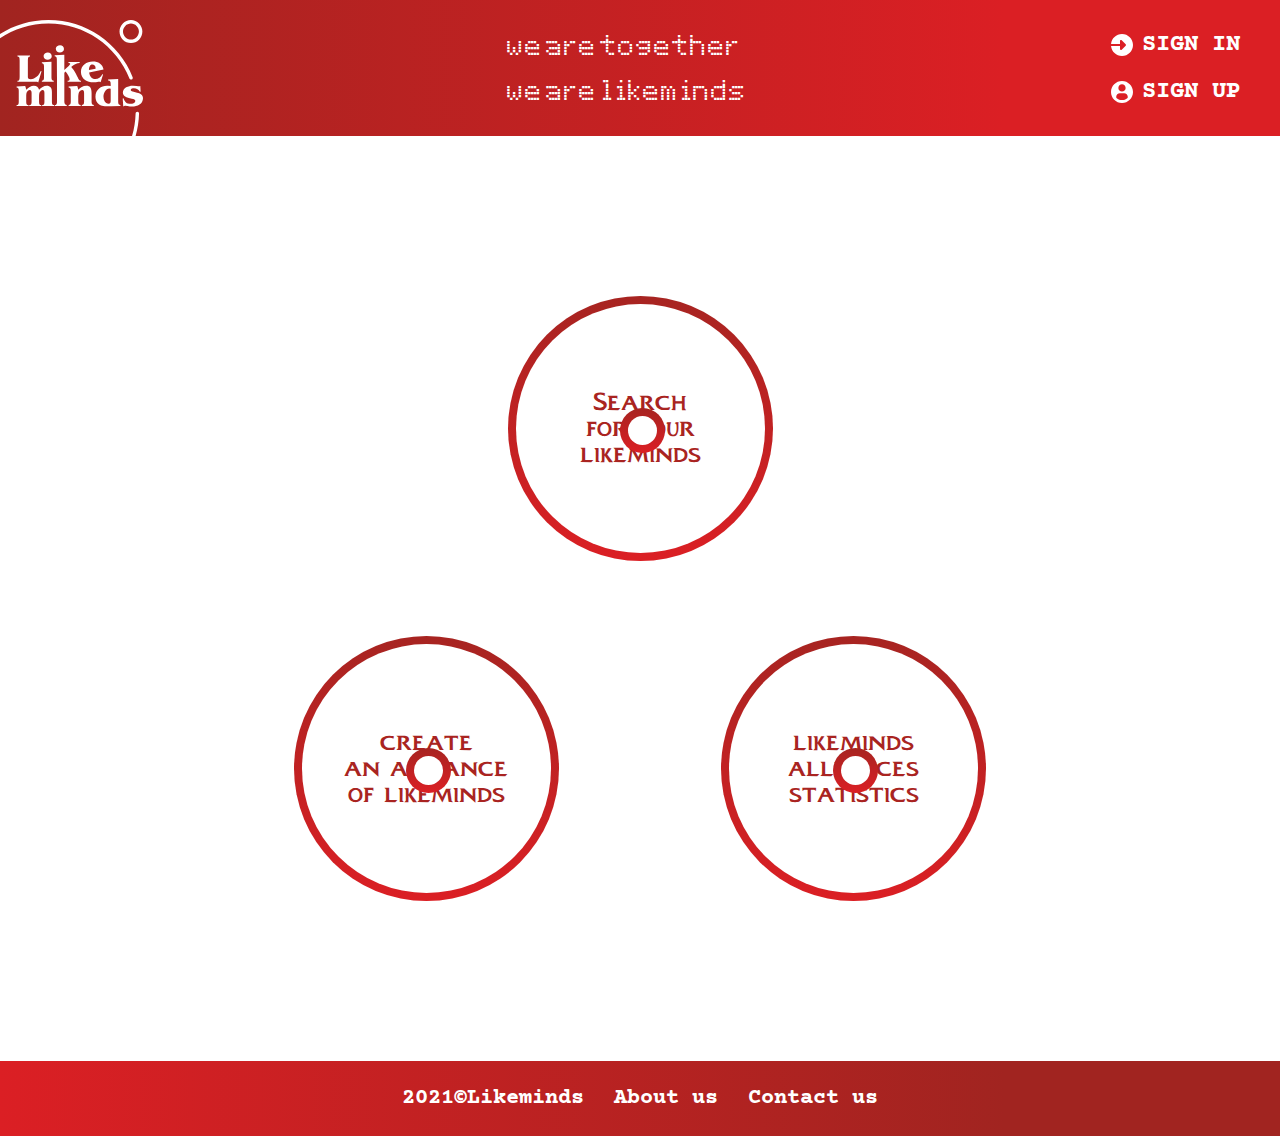
<file: index.html>
<!DOCTYPE html>
<html lang="en">
<head>
	<meta charset="UTF-8">
	<meta name="viewport" content="width=device-width, initial-scale=1.0">
	<title>Main Page</title>
	<link rel="stylesheet" href="css/style.css">
</head>
<body>
	<header>
		<div class="omd">
			<a href="index.html" class="logo-link"><img src="images/logo.svg" alt="Logo" class="logo"></a>
			<div class="slogan">
				<p>we are together</p>
				<p>we are likeminds</p>
			</div>
			<div class="auth-links">
				<p><a href="#"><img src="images/signin.svg" alt="Signin icon">Sign in</a></p>
				<p><a href="#"><img src="images/signup.svg" alt="Signup icon">Sign up</a></p>
			</div>	
		</div>
		<div class="osm">
			<div>
				<a href="index.html" class="logo-link"><img src="images/logo.svg" alt="Logo" class="logo"></a>
				<div class="slogan">
					<p>we are together</p>
					<p>we are likeminds</p>
				</div>	
			</div>
			<div class="auth-links">
				<p><a href="#"><img src="images/signin.svg" alt="Signin icon">Sign in</a></p>
				<p><a href="#"><img src="images/signup.svg" alt="Signup icon">Sign up</a></p>
			</div>	
		</div>
		<div class="oxs">
			<a href="index.html" class="logo-link"><img src="images/logo.svg" alt="Logo" class="logo"></a>
			<div>
				<p class="slogan">we are together.&nbsp;&nbsp;&nbsp;&nbsp;we are likeminds.</p>
				<div class="auth-links">
					<p><a href="#"><img src="images/signin.svg" alt="Signin icon">Sign in</a></p>
					<p><a href="#"><img src="images/signup.svg" alt="Signup icon">Sign up</a></p>
				</div>	
			</div>
			
		</div>
	</header>
	<main>
		<div class="main-navigation">
			<div>
				<a href="#">Search<br>for your<br>likeminds</a>
			</div>
			<div>
				<a href="#">create<br>an alliance<br>of likeminds</a>
			</div>
			<div>
				<a href="#">likeminds<br>alliances<br>statistics</a>
			</div>
		</div>
	</main>
	<footer>
		<a href="#">2021©Likeminds</a>
		<a href="#">About<br> us</a>
		<a href="#">Contact<br> us</a>
	</footer>
	<script src="js/jquery-1.12.4.min.js"></script>
	<script src="js/script.js"></script>
</body>
</html>
</file>
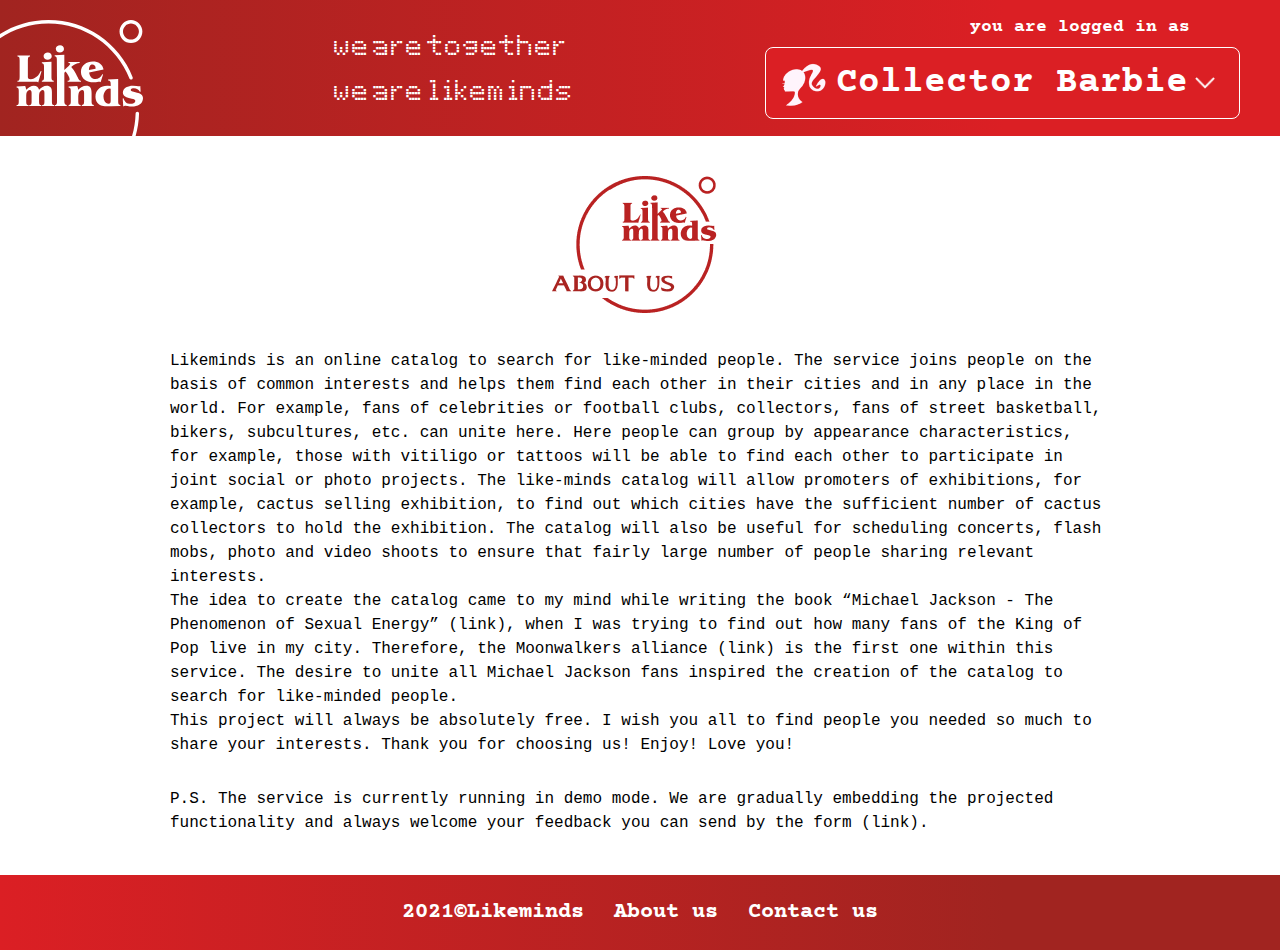
<file: about.html>
<!DOCTYPE html>
<html lang="en">
<head>
	<meta charset="UTF-8">
	<meta name="viewport" content="width=device-width, initial-scale=1.0">
	<title>Main Page</title>
	<link rel="stylesheet" href="css/jquery-ui.css">
	<link rel="stylesheet" href="css/select2.min.css">
	<link rel="stylesheet" href="css/style.css">
</head>
<body>
	<header>
		<div class="omd">
			<a href="index.html" class="logo-link"><img src="images/logo.svg" alt="Logo" class="logo"></a>
			<div class="slogan">
				<p>we are together</p>
				<p>we are likeminds</p>
			</div>
			<div class="auth-links">
				<p class="logged">you are logged in as</p>
				<select name="type" class="type">
					<option value="tp1" data-limage="type">Collector Barbie</option>
					<option value="tp1" data-limage="type">Moonwalker</option>
					<option value="tp1" data-limage="type">Moonwalker</option>
					<option value="tp1" data-limage="type">Moonwalker</option>
					<option value="tp1" data-limage="type">Moonwalker</option>
					<option value="tp1" data-limage="type">Moonwalker</option>
					<option value="tp1" data-limage="type">Moonwalker</option>
					<option value="tp1" data-limage="type">Moonwalker</option>
					<option value="tp1" data-limage="type">Moonwalker</option>
					<option value="tp1" data-limage="type">Moonwalker</option>
					<option value="tp1" data-limage="type">Moonwalker</option>
					<option value="tp1" data-limage="type">Moonwalker</option>
					<option value="tp1" data-limage="type">Moonwalker</option>
				</select>
			</div>	
		</div>
		<div class="osm">
			<div>
				<a href="index.html" class="logo-link"><img src="images/logo.svg" alt="Logo" class="logo"></a>
				<div class="slogan">
					<p>we are together</p>
					<p>we are likeminds</p>
				</div>	
			</div>
			<div class="auth-links">
				<p class="logged">you are logged in as</p>
				<select name="type" class="type">
					<option value="tp1" data-limage="type">Collector Barbie</option>
					<option value="tp1" data-limage="type">Moonwalker</option>
					<option value="tp1" data-limage="type">Moonwalker</option>
					<option value="tp1" data-limage="type">Moonwalker</option>
					<option value="tp1" data-limage="type">Moonwalker</option>
					<option value="tp1" data-limage="type">Moonwalker</option>
					<option value="tp1" data-limage="type">Moonwalker</option>
					<option value="tp1" data-limage="type">Moonwalker</option>
					<option value="tp1" data-limage="type">Moonwalker</option>
					<option value="tp1" data-limage="type">Moonwalker</option>
					<option value="tp1" data-limage="type">Moonwalker</option>
					<option value="tp1" data-limage="type">Moonwalker</option>
					<option value="tp1" data-limage="type">Moonwalker</option>
				</select>
			</div>	
		</div>
		<div class="oxs">
			<a href="index.html" class="logo-link"><img src="images/logo.svg" alt="Logo" class="logo"></a>
			<div>
				<p class="logged">you are logged in as</p>
				<select name="type" class="type">
					<option value="tp1" data-limage="type">Collector Barbie</option>
					<option value="tp1" data-limage="type">Moonwalker</option>
					<option value="tp1" data-limage="type">Moonwalker</option>
					<option value="tp1" data-limage="type">Moonwalker</option>
					<option value="tp1" data-limage="type">Moonwalker</option>
					<option value="tp1" data-limage="type">Moonwalker</option>
					<option value="tp1" data-limage="type">Moonwalker</option>
					<option value="tp1" data-limage="type">Moonwalker</option>
					<option value="tp1" data-limage="type">Moonwalker</option>
					<option value="tp1" data-limage="type">Moonwalker</option>
					<option value="tp1" data-limage="type">Moonwalker</option>
					<option value="tp1" data-limage="type">Moonwalker</option>
					<option value="tp1" data-limage="type">Moonwalker</option>
				</select>	
			</div>
			
		</div>
	</header>
	<main>
		<div class="article">
			<img src="images/about.png" alt="About">
			<p>Likeminds is an online catalog to search for like-minded people. The service joins people on the basis of common interests and helps them find each other in their cities and in any place in the world. For example, fans of celebrities or football clubs, collectors, fans of street basketball, bikers, subcultures, etc. can unite here. Here people can group by appearance characteristics, for example, those with vitiligo or tattoos will be able to find each other to participate in joint social or photo projects. The like-minds catalog will allow promoters of exhibitions, for example, cactus selling exhibition, to find out which cities have the sufficient number of cactus collectors to hold the exhibition. The catalog will also be useful for scheduling concerts, flash mobs, photo and video shoots to ensure that fairly large number of people sharing relevant interests.<br>The idea to create the catalog came to my mind while writing the book “Michael Jackson - The Phenomenon of Sexual Energy” (link), when I was trying to find out how many fans of the King of Pop live in my city. Therefore, the Moonwalkers alliance (link) is the first one within this service. The desire to unite all Michael Jackson fans inspired the creation of the catalog to search for like-minded people. <br>This project will always be absolutely free. I wish you all to find people you needed so much to share your interests. Thank you for choosing us! Enjoy! Love you!</p><p>P.S. The service is currently running in demo mode. We are gradually embedding the projected functionality and always welcome your feedback you can send by the form (link).</p>
		</div>
	</main>
	<footer>
		<a href="#">2021©Likeminds</a>
		<a href="#">About<br> us</a>
		<a href="#">Contact<br> us</a>
	</footer>
	<script src="js/jquery-1.12.4.min.js"></script>
	<script src="js/jquery-ui.min.js"></script>
	<script src="js/select2.min.js"></script>
	<script src="js/jquery.nicescroll.min.js"></script>
	<script src="js/script.js"></script>
</body>
</html>
</file>
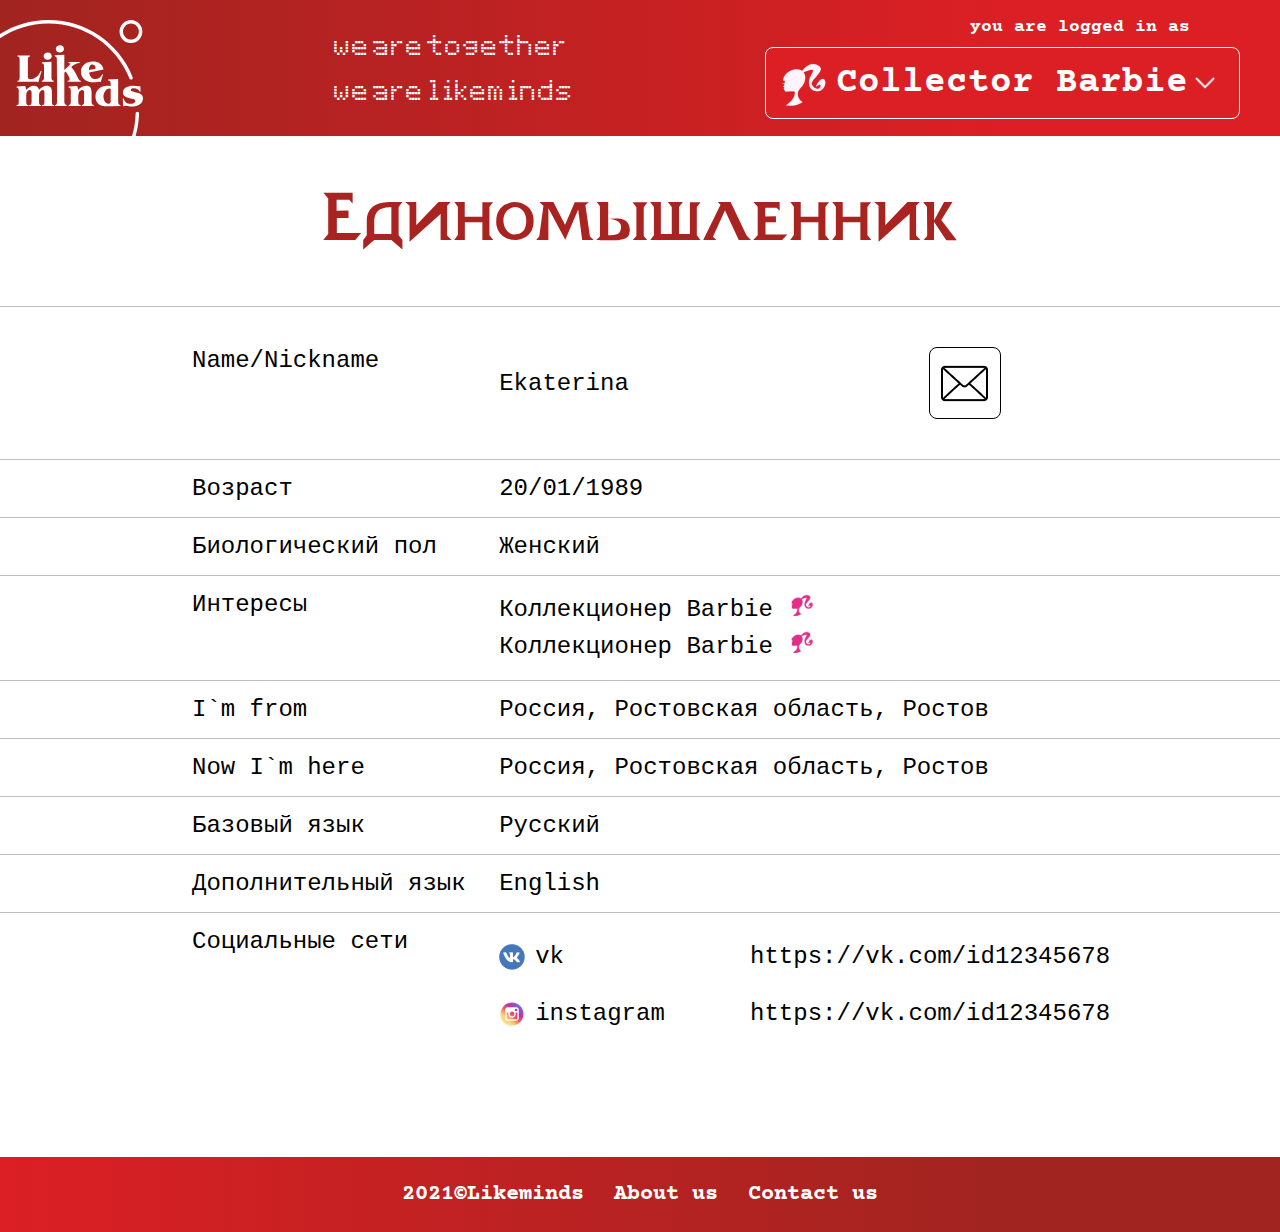
<file: adherent.html>
<!DOCTYPE html>
<html lang="en">
<head>
	<meta charset="UTF-8">
	<meta name="viewport" content="width=device-width, initial-scale=1.0">
	<title>Main Page</title>
	<link rel="stylesheet" href="css/jquery-ui.css">
	<link rel="stylesheet" href="css/select2.min.css">
	<link rel="stylesheet" href="css/style.css">
</head>
<body>
	<header>
		<div class="omd">
			<a href="index.html" class="logo-link"><img src="images/logo.svg" alt="Logo" class="logo"></a>
			<div class="slogan">
				<p>we are together</p>
				<p>we are likeminds</p>
			</div>
			<div class="auth-links">
				<p class="logged">you are logged in as</p>
				<select name="type" class="type">
					<option value="tp1" data-limage="type">Collector Barbie</option>
					<option value="tp1" data-limage="type">Moonwalker</option>
					<option value="tp1" data-limage="type">Moonwalker</option>
					<option value="tp1" data-limage="type">Moonwalker</option>
					<option value="tp1" data-limage="type">Moonwalker</option>
					<option value="tp1" data-limage="type">Moonwalker</option>
					<option value="tp1" data-limage="type">Moonwalker</option>
					<option value="tp1" data-limage="type">Moonwalker</option>
					<option value="tp1" data-limage="type">Moonwalker</option>
					<option value="tp1" data-limage="type">Moonwalker</option>
					<option value="tp1" data-limage="type">Moonwalker</option>
					<option value="tp1" data-limage="type">Moonwalker</option>
					<option value="tp1" data-limage="type">Moonwalker</option>
				</select>
			</div>	
		</div>
		<div class="osm">
			<div>
				<a href="index.html" class="logo-link"><img src="images/logo.svg" alt="Logo" class="logo"></a>
				<div class="slogan">
					<p>we are together</p>
					<p>we are likeminds</p>
				</div>	
			</div>
			<div class="auth-links">
				<p class="logged">you are logged in as</p>
				<select name="type" class="type">
					<option value="tp1" data-limage="type">Collector Barbie</option>
					<option value="tp1" data-limage="type">Moonwalker</option>
					<option value="tp1" data-limage="type">Moonwalker</option>
					<option value="tp1" data-limage="type">Moonwalker</option>
					<option value="tp1" data-limage="type">Moonwalker</option>
					<option value="tp1" data-limage="type">Moonwalker</option>
					<option value="tp1" data-limage="type">Moonwalker</option>
					<option value="tp1" data-limage="type">Moonwalker</option>
					<option value="tp1" data-limage="type">Moonwalker</option>
					<option value="tp1" data-limage="type">Moonwalker</option>
					<option value="tp1" data-limage="type">Moonwalker</option>
					<option value="tp1" data-limage="type">Moonwalker</option>
					<option value="tp1" data-limage="type">Moonwalker</option>
				</select>
			</div>	
		</div>
		<div class="oxs">
			<a href="index.html" class="logo-link"><img src="images/logo.svg" alt="Logo" class="logo"></a>
			<div>
				<p class="logged">you are logged in as</p>
				<select name="type" class="type">
					<option value="tp1" data-limage="type">Collector Barbie</option>
					<option value="tp1" data-limage="type">Moonwalker</option>
					<option value="tp1" data-limage="type">Moonwalker</option>
					<option value="tp1" data-limage="type">Moonwalker</option>
					<option value="tp1" data-limage="type">Moonwalker</option>
					<option value="tp1" data-limage="type">Moonwalker</option>
					<option value="tp1" data-limage="type">Moonwalker</option>
					<option value="tp1" data-limage="type">Moonwalker</option>
					<option value="tp1" data-limage="type">Moonwalker</option>
					<option value="tp1" data-limage="type">Moonwalker</option>
					<option value="tp1" data-limage="type">Moonwalker</option>
					<option value="tp1" data-limage="type">Moonwalker</option>
					<option value="tp1" data-limage="type">Moonwalker</option>
				</select>	
			</div>
			
		</div>
	</header>
	<main>
		<h3>Единомышленник</h3>
		<div class="information">
			<div class="row row-high profile"><div><p>Name/Nickname</p></div><div><p>Ekaterina</p><div class="message-icon"></div></div></div>
			<div class="row"><div><p>Возраст</p></div><div><p>20/01/1989</p></div></div>
			<div class="row"><div><p>Биологический пол</p></div><div><p>Женский</p></div></div>
			<div class="row ileft"><div><p>Интересы</p></div><div><p>Коллекционер Barbie<img src="images/option.png" alt="Barbie"></p><p>Коллекционер Barbie<img src="images/option.png" alt="Barbie"></p></div></div>
			<div class="row"><div><p>I`m from</p></div><div><p>Россия, Ростовская область, Ростов</p></div></div>
			<div class="row"><div><p>Now I`m here</p></div><div><p>Россия, Ростовская область, Ростов</p></div></div>
			<div class="row"><div><p>Базовый язык</p></div><div><p>Русский</p></div></div>
			<div class="row"><div><p>Дополнительный язык</p></div><div><p>English</p></div></div>
			<div class="row social"><div><p>Социальные сети</p></div>
			<div>
				<p><img src="images/vk.png" alt="Vk Icon">vk</p><span>https://vk.com/id12345678</span><br>
				<p><img src="images/inst.png" alt="Instagram Icon">instagram</p><span>https://vk.com/id12345678</span>
			</div></div>
		</div>
	</main>
	<footer>
		<a href="#">2021©Likeminds</a>
		<a href="#">About<br> us</a>
		<a href="#">Contact<br> us</a>
	</footer>
	<script src="js/jquery-1.12.4.min.js"></script>
	<script src="js/jquery-ui.min.js"></script>
	<script src="js/select2.min.js"></script>
	<script src="js/jquery.nicescroll.min.js"></script>
	<script src="js/script.js"></script>
</body>
</html>
</file>
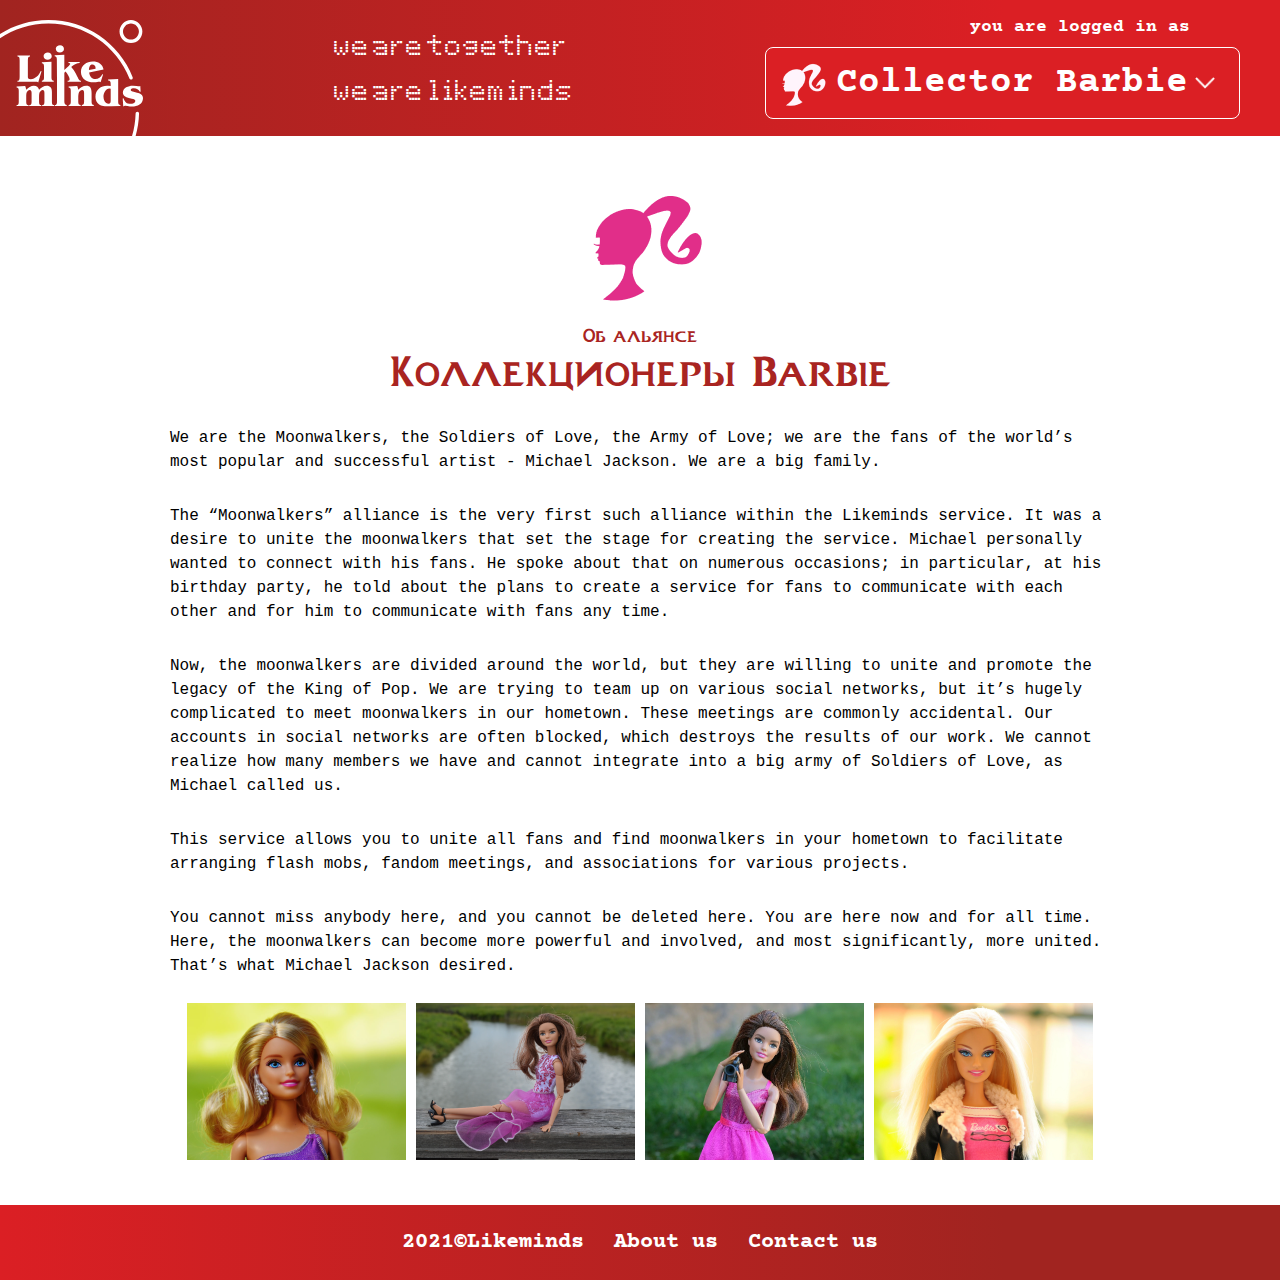
<file: alliance.html>
<!DOCTYPE html>
<html lang="en">
<head>
	<meta charset="UTF-8">
	<meta name="viewport" content="width=device-width, initial-scale=1.0">
	<title>Main Page</title>
	<link rel="stylesheet" href="css/jquery-ui.css">
	<link rel="stylesheet" href="css/select2.min.css">
	<link rel="stylesheet" href="css/style.css">
</head>
<body>
	<header>
		<div class="omd">
			<a href="index.html" class="logo-link"><img src="images/logo.svg" alt="Logo" class="logo"></a>
			<div class="slogan">
				<p>we are together</p>
				<p>we are likeminds</p>
			</div>
			<div class="auth-links">
				<p class="logged">you are logged in as</p>
				<select name="type" class="type">
					<option value="tp1" data-limage="type">Collector Barbie</option>
					<option value="tp1" data-limage="type">Moonwalker</option>
					<option value="tp1" data-limage="type">Moonwalker</option>
					<option value="tp1" data-limage="type">Moonwalker</option>
					<option value="tp1" data-limage="type">Moonwalker</option>
					<option value="tp1" data-limage="type">Moonwalker</option>
					<option value="tp1" data-limage="type">Moonwalker</option>
					<option value="tp1" data-limage="type">Moonwalker</option>
					<option value="tp1" data-limage="type">Moonwalker</option>
					<option value="tp1" data-limage="type">Moonwalker</option>
					<option value="tp1" data-limage="type">Moonwalker</option>
					<option value="tp1" data-limage="type">Moonwalker</option>
					<option value="tp1" data-limage="type">Moonwalker</option>
				</select>
			</div>	
		</div>
		<div class="osm">
			<div>
				<a href="index.html" class="logo-link"><img src="images/logo.svg" alt="Logo" class="logo"></a>
				<div class="slogan">
					<p>we are together</p>
					<p>we are likeminds</p>
				</div>	
			</div>
			<div class="auth-links">
				<p class="logged">you are logged in as</p>
				<select name="type" class="type">
					<option value="tp1" data-limage="type">Collector Barbie</option>
					<option value="tp1" data-limage="type">Moonwalker</option>
					<option value="tp1" data-limage="type">Moonwalker</option>
					<option value="tp1" data-limage="type">Moonwalker</option>
					<option value="tp1" data-limage="type">Moonwalker</option>
					<option value="tp1" data-limage="type">Moonwalker</option>
					<option value="tp1" data-limage="type">Moonwalker</option>
					<option value="tp1" data-limage="type">Moonwalker</option>
					<option value="tp1" data-limage="type">Moonwalker</option>
					<option value="tp1" data-limage="type">Moonwalker</option>
					<option value="tp1" data-limage="type">Moonwalker</option>
					<option value="tp1" data-limage="type">Moonwalker</option>
					<option value="tp1" data-limage="type">Moonwalker</option>
				</select>
			</div>	
		</div>
		<div class="oxs">
			<a href="index.html" class="logo-link"><img src="images/logo.svg" alt="Logo" class="logo"></a>
			<div>
				<p class="logged">you are logged in as</p>
				<select name="type" class="type">
					<option value="tp1" data-limage="type">Collector Barbie</option>
					<option value="tp1" data-limage="type">Moonwalker</option>
					<option value="tp1" data-limage="type">Moonwalker</option>
					<option value="tp1" data-limage="type">Moonwalker</option>
					<option value="tp1" data-limage="type">Moonwalker</option>
					<option value="tp1" data-limage="type">Moonwalker</option>
					<option value="tp1" data-limage="type">Moonwalker</option>
					<option value="tp1" data-limage="type">Moonwalker</option>
					<option value="tp1" data-limage="type">Moonwalker</option>
					<option value="tp1" data-limage="type">Moonwalker</option>
					<option value="tp1" data-limage="type">Moonwalker</option>
					<option value="tp1" data-limage="type">Moonwalker</option>
					<option value="tp1" data-limage="type">Moonwalker</option>
				</select>	
			</div>
			
		</div>
	</header>
	<main>
		<div class="article">
			<img src="images/alliance.png" alt="Alliance">
			<h4>Об альянсе</h4>
			<h3 class="article-heading">Коллекционеры Barbie</h3>
			<p>We are the Moonwalkers, the Soldiers of Love, the Army of Love; we are the fans of the world’s most popular and successful artist - Michael Jackson. We are a big family.</p><p>The “Moonwalkers” alliance is the very first such alliance within the Likeminds service. It was a desire to unite the moonwalkers that set the stage for creating the service. Michael personally wanted to connect with his fans. He spoke about that on numerous occasions; in particular, at his birthday party, he told about the plans to create a service for fans to communicate with each other and for him to communicate with fans any time.</p><p>Now, the moonwalkers are divided around the world, but they are willing to unite and promote the legacy of the King of Pop. We are trying to team up on various social networks, but it’s hugely complicated to meet moonwalkers in our hometown. These meetings are commonly accidental. Our accounts in social networks are often blocked, which destroys the results of our work. We cannot realize how many members we have and cannot integrate into a big army of Soldiers of Love, as Michael called us.</p><p>This service allows you to unite all fans and find moonwalkers in your hometown to facilitate arranging flash mobs, fandom meetings, and associations for various projects.</p><p>You cannot miss anybody here, and you cannot be deleted here. You are here now and for all time. Here, the moonwalkers can become more powerful and involved, and most significantly, more united. That’s what Michael Jackson desired.</p>
			<div class="article-images">
				<img src="images/1.png" alt="">
				<img src="images/2.png" alt="">
				<img src="images/3.png" alt="">
				<img src="images/4.png" alt="">
			</div>
		</div>
	</main>
	<footer>
		<a href="#">2021©Likeminds</a>
		<a href="#">About<br> us</a>
		<a href="#">Contact<br> us</a>
	</footer>
	<script src="js/jquery-1.12.4.min.js"></script>
	<script src="js/jquery-ui.min.js"></script>
	<script src="js/select2.min.js"></script>
	<script src="js/jquery.nicescroll.min.js"></script>
	<script src="js/script.js"></script>
</body>
</html>
</file>
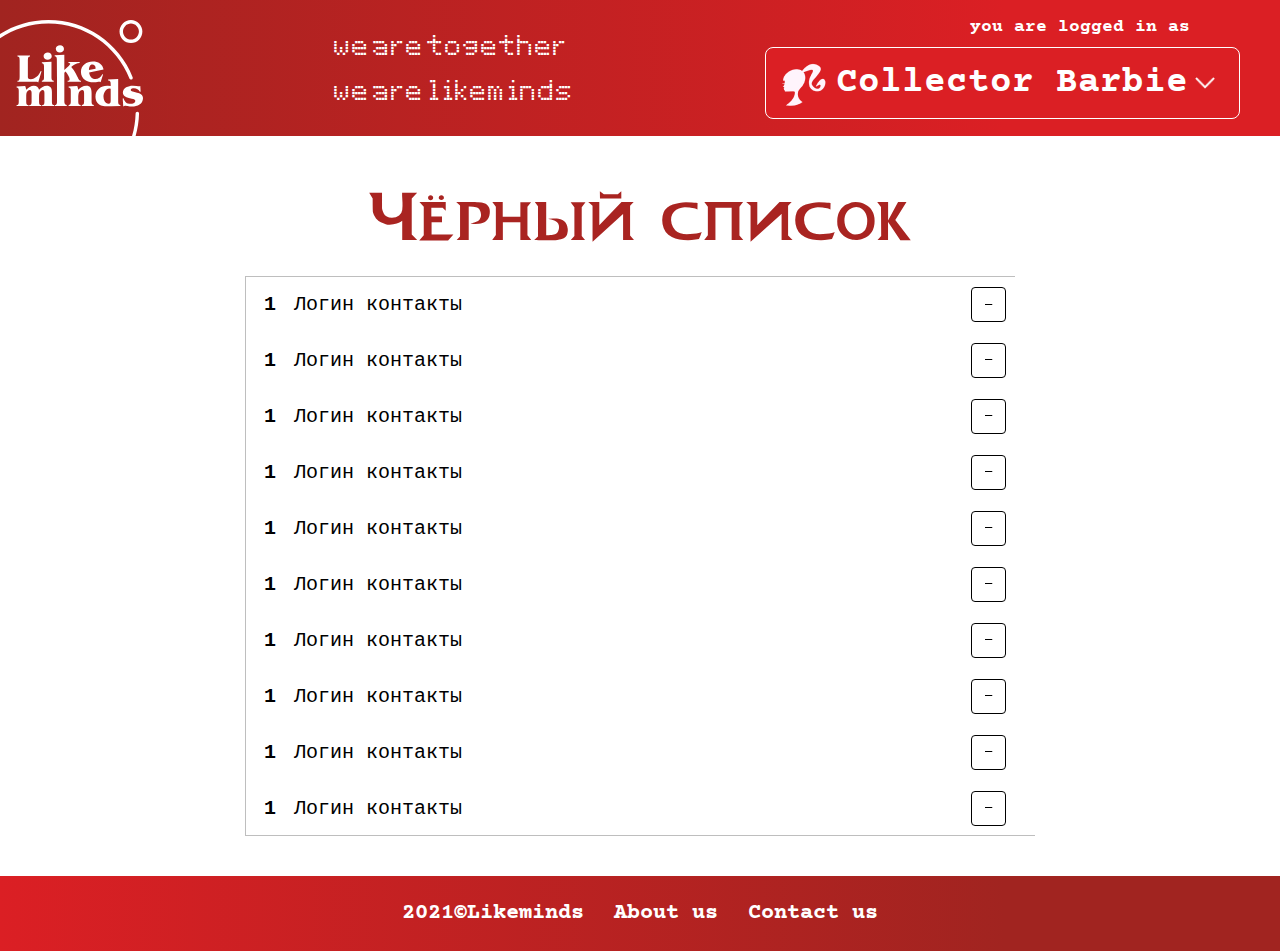
<file: blacklist.html>
<!DOCTYPE html>
<html lang="en">
<head>
	<meta charset="UTF-8">
	<meta name="viewport" content="width=device-width, initial-scale=1.0">
	<title>Main Page</title>
	<link rel="stylesheet" href="css/jquery-ui.css">
	<link rel="stylesheet" href="css/select2.min.css">
	<link rel="stylesheet" href="css/style.css">
</head>
<body>
	<header>
		<div class="omd">
			<a href="index.html" class="logo-link"><img src="images/logo.svg" alt="Logo" class="logo"></a>
			<div class="slogan">
				<p>we are together</p>
				<p>we are likeminds</p>
			</div>
			<div class="auth-links">
				<p class="logged">you are logged in as</p>
				<select name="type" class="type">
					<option value="tp1" data-limage="type">Collector Barbie</option>
					<option value="tp1" data-limage="type">Moonwalker</option>
					<option value="tp1" data-limage="type">Moonwalker</option>
					<option value="tp1" data-limage="type">Moonwalker</option>
					<option value="tp1" data-limage="type">Moonwalker</option>
					<option value="tp1" data-limage="type">Moonwalker</option>
					<option value="tp1" data-limage="type">Moonwalker</option>
					<option value="tp1" data-limage="type">Moonwalker</option>
					<option value="tp1" data-limage="type">Moonwalker</option>
					<option value="tp1" data-limage="type">Moonwalker</option>
					<option value="tp1" data-limage="type">Moonwalker</option>
					<option value="tp1" data-limage="type">Moonwalker</option>
					<option value="tp1" data-limage="type">Moonwalker</option>
				</select>
			</div>	
		</div>
		<div class="osm">
			<div>
				<a href="index.html" class="logo-link"><img src="images/logo.svg" alt="Logo" class="logo"></a>
				<div class="slogan">
					<p>we are together</p>
					<p>we are likeminds</p>
				</div>	
			</div>
			<div class="auth-links">
				<p class="logged">you are logged in as</p>
				<select name="type" class="type">
					<option value="tp1" data-limage="type">Collector Barbie</option>
					<option value="tp1" data-limage="type">Moonwalker</option>
					<option value="tp1" data-limage="type">Moonwalker</option>
					<option value="tp1" data-limage="type">Moonwalker</option>
					<option value="tp1" data-limage="type">Moonwalker</option>
					<option value="tp1" data-limage="type">Moonwalker</option>
					<option value="tp1" data-limage="type">Moonwalker</option>
					<option value="tp1" data-limage="type">Moonwalker</option>
					<option value="tp1" data-limage="type">Moonwalker</option>
					<option value="tp1" data-limage="type">Moonwalker</option>
					<option value="tp1" data-limage="type">Moonwalker</option>
					<option value="tp1" data-limage="type">Moonwalker</option>
					<option value="tp1" data-limage="type">Moonwalker</option>
				</select>
			</div>	
		</div>
		<div class="oxs">
			<a href="index.html" class="logo-link"><img src="images/logo.svg" alt="Logo" class="logo"></a>
			<div>
				<p class="logged">you are logged in as</p>
				<select name="type" class="type">
					<option value="tp1" data-limage="type">Collector Barbie</option>
					<option value="tp1" data-limage="type">Moonwalker</option>
					<option value="tp1" data-limage="type">Moonwalker</option>
					<option value="tp1" data-limage="type">Moonwalker</option>
					<option value="tp1" data-limage="type">Moonwalker</option>
					<option value="tp1" data-limage="type">Moonwalker</option>
					<option value="tp1" data-limage="type">Moonwalker</option>
					<option value="tp1" data-limage="type">Moonwalker</option>
					<option value="tp1" data-limage="type">Moonwalker</option>
					<option value="tp1" data-limage="type">Moonwalker</option>
					<option value="tp1" data-limage="type">Moonwalker</option>
					<option value="tp1" data-limage="type">Moonwalker</option>
					<option value="tp1" data-limage="type">Moonwalker</option>
				</select>	
			</div>
			
		</div>
	</header>
	<main>
		<h3>Чёрный список</h3>
		<div class="contacts">
			<div><p><span>1</span>Логин контакты</p><div class="buttons"><a href="#"><span>Удалить из контактов<img src="images/delete2.png" alt=""></span></a></div></div>
			<div><p><span>1</span>Логин контакты</p><div class="buttons"><a href="#"><span>Удалить из контактов<img src="images/delete2.png" alt=""></span></a></div></div>
			<div><p><span>1</span>Логин контакты</p><div class="buttons"><a href="#"><span>Удалить из контактов<img src="images/delete2.png" alt=""></span></a></div></div>
			<div><p><span>1</span>Логин контакты</p><div class="buttons"><a href="#"><span>Удалить из контактов<img src="images/delete2.png" alt=""></span></a></div></div>
			<div><p><span>1</span>Логин контакты</p><div class="buttons"><a href="#"><span>Удалить из контактов<img src="images/delete2.png" alt=""></span></a></div></div>
			<div><p><span>1</span>Логин контакты</p><div class="buttons"><a href="#"><span>Удалить из контактов<img src="images/delete2.png" alt=""></span></a></div></div>
			<div><p><span>1</span>Логин контакты</p><div class="buttons"><a href="#"><span>Удалить из контактов<img src="images/delete2.png" alt=""></span></a></div></div>
			<div><p><span>1</span>Логин контакты</p><div class="buttons"><a href="#"><span>Удалить из контактов<img src="images/delete2.png" alt=""></span></a></div></div>
			<div><p><span>1</span>Логин контакты</p><div class="buttons"><a href="#"><span>Удалить из контактов<img src="images/delete2.png" alt=""></span></a></div></div>
			<div><p><span>1</span>Логин контакты</p><div class="buttons"><a href="#"><span>Удалить из контактов<img src="images/delete2.png" alt=""></span></a></div></div>
			<div><p><span>1</span>Логин контакты</p><div class="buttons"><a href="#"><span>Удалить из контактов<img src="images/delete2.png" alt=""></span></a></div></div>
			<div><p><span>1</span>Логин контакты</p><div class="buttons"><a href="#"><span>Удалить из контактов<img src="images/delete2.png" alt=""></span></a></div></div>
			<div><p><span>1</span>Логин контакты</p><div class="buttons"><a href="#"><span>Удалить из контактов<img src="images/delete2.png" alt=""></span></a></div></div>
			<div><p><span>1</span>Логин контакты</p><div class="buttons"><a href="#"><span>Удалить из контактов<img src="images/delete2.png" alt=""></span></a></div></div>
			
		</div>
	</main>
	<footer>
		<a href="#">2021©Likeminds</a>
		<a href="#">About<br> us</a>
		<a href="#">Contact<br> us</a>
	</footer>
	<script src="js/jquery-1.12.4.min.js"></script>
	<script src="js/jquery-ui.min.js"></script>
	<script src="js/select2.min.js"></script>
	<script src="js/jquery.nicescroll.min.js"></script>
	<script src="js/script.js"></script>
</body>
</html>
</file>
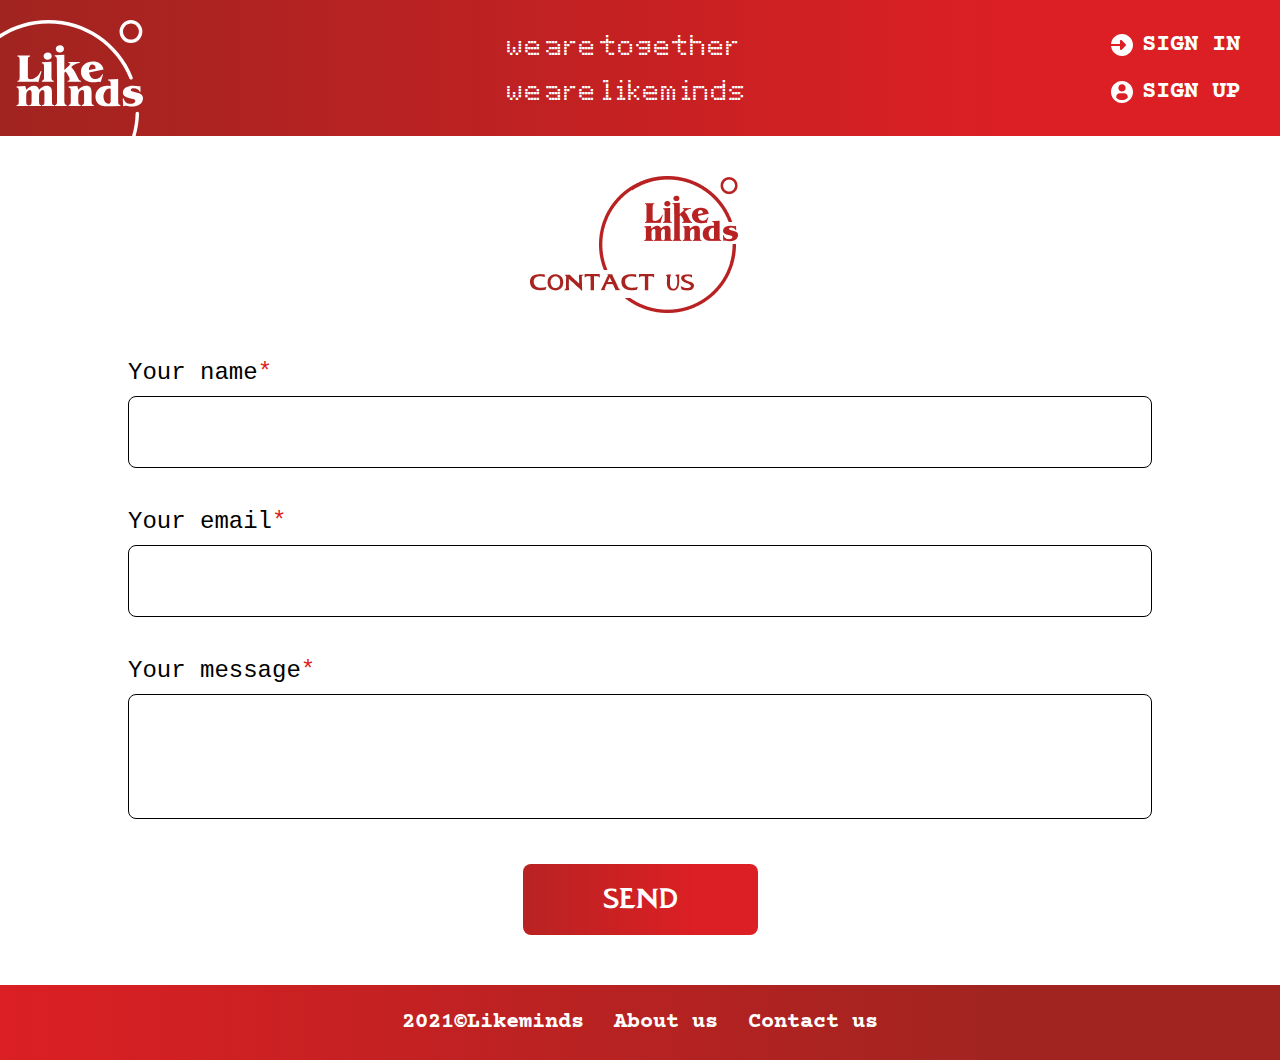
<file: contact.html>
<!DOCTYPE html>
<html lang="en">
<head>
	<meta charset="UTF-8">
	<meta name="viewport" content="width=device-width, initial-scale=1.0">
	<title>Main Page</title>
	<link rel="stylesheet" href="css/jquery-ui.css">
	<link rel="stylesheet" href="css/select2.min.css">
	<link rel="stylesheet" href="css/style.css">
</head>
<body>
	<header>
		<div class="omd">
			<a href="index.html" class="logo-link"><img src="images/logo.svg" alt="Logo" class="logo"></a>
			<div class="slogan">
				<p>we are together</p>
				<p>we are likeminds</p>
			</div>
			<div class="auth-links">
				<p><a href="#"><img src="images/signin.svg" alt="Signin icon">Sign in</a></p>
				<p><a href="#"><img src="images/signup.svg" alt="Signup icon">Sign up</a></p>
			</div>	
		</div>
		<div class="osm">
			<div>
				<a href="index.html" class="logo-link"><img src="images/logo.svg" alt="Logo" class="logo"></a>
				<div class="slogan">
					<p>we are together</p>
					<p>we are likeminds</p>
				</div>	
			</div>
			<div class="auth-links">
				<p><a href="#"><img src="images/signin.svg" alt="Signin icon">Sign in</a></p>
				<p><a href="#"><img src="images/signup.svg" alt="Signup icon">Sign up</a></p>
			</div>	
		</div>
		<div class="oxs">
			<a href="index.html" class="logo-link"><img src="images/logo.svg" alt="Logo" class="logo"></a>
			<div>
				<p class="slogan">we are together.&nbsp;&nbsp;&nbsp;&nbsp;we are likeminds.</p>
				<div class="auth-links">
					<p><a href="#"><img src="images/signin.svg" alt="Signin icon">Sign in</a></p>
					<p><a href="#"><img src="images/signup.svg" alt="Signup icon">Sign up</a></p>
				</div>	
			</div>
			
		</div>
	</header>
	<main>
		<div class="lgcontent">
			<img src="images/contact.png" alt="">
			<form method="POST" class="contact-confirm">
				<label class="field-wrapper">
					<p>Your name<span class="rq">*</span></p>
					<input type="text" class="fldd" name="name" required>
				</label>
				<label class="field-wrapper">
					<p>Your email<span class="rq">*</span></p>
					<input type="text" class="flde" name="email" required>
				</label>
				<label class="field-wrapper">
					<p>Your message<span class="rq">*</span></p>
					<textarea name="message" required></textarea>
				</label>
				<input type="submit" value="Send" class="btn btn-big">
			</form>
		</div>
	</main>
	<footer>
		<a href="#">2021©Likeminds</a>
		<a href="#">About<br> us</a>
		<a href="#">Contact<br> us</a>
	</footer>
	<div class="popup contact-popup">
		<div class="popup-inner">Your message has been sent!<span class="popup-close"></span></div>
	</div>
	<script src="js/jquery-1.12.4.min.js"></script>
	<script src="js/jquery-ui.min.js"></script>
	<script src="js/select2.min.js"></script>
	<script src="js/jquery.nicescroll.min.js"></script>
	<script src="js/script.js"></script>
</body>
</html>
</file>
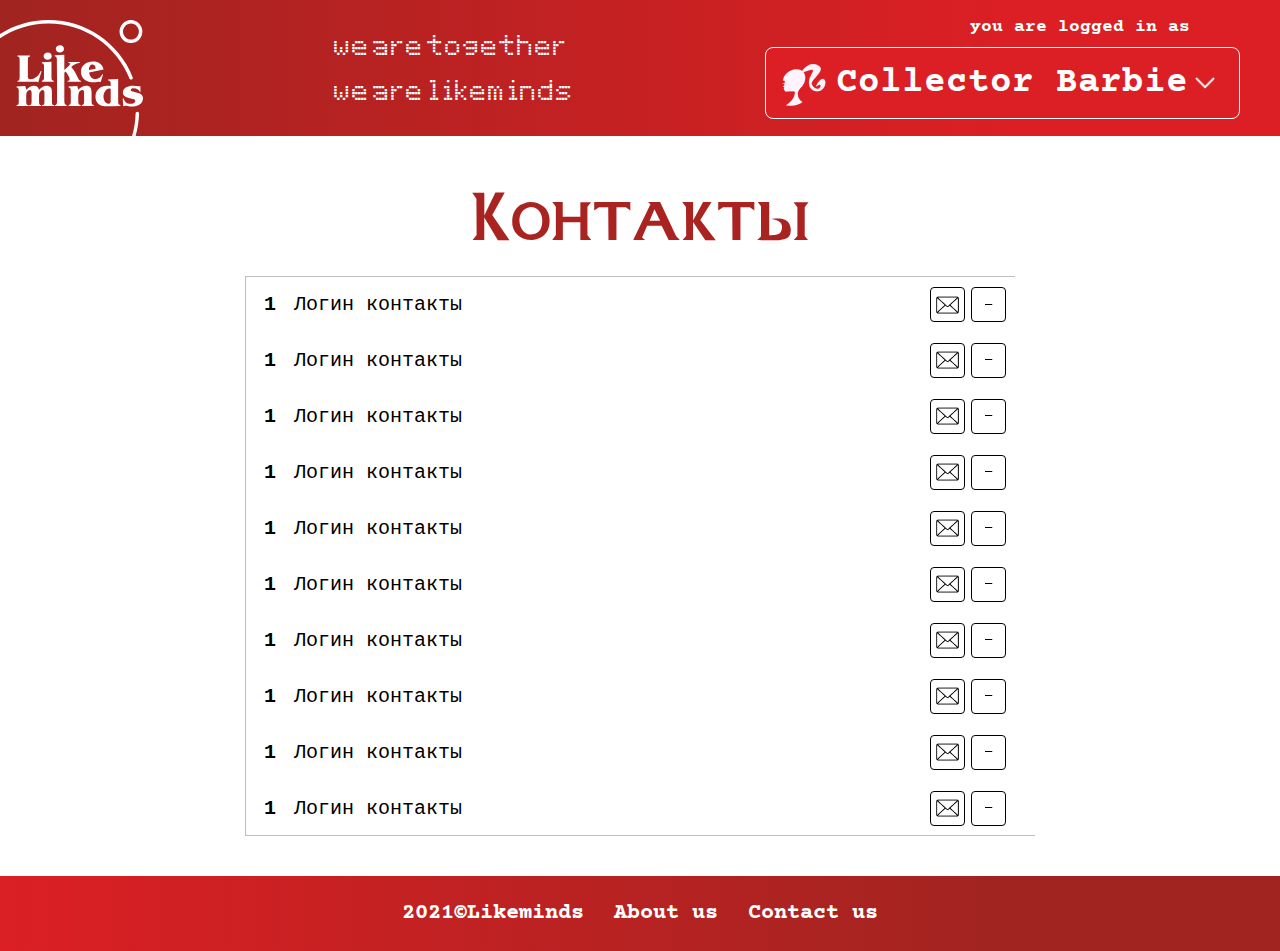
<file: contacts.html>
<!DOCTYPE html>
<html lang="en">
<head>
	<meta charset="UTF-8">
	<meta name="viewport" content="width=device-width, initial-scale=1.0">
	<title>Main Page</title>
	<link rel="stylesheet" href="css/jquery-ui.css">
	<link rel="stylesheet" href="css/select2.min.css">
	<link rel="stylesheet" href="css/style.css">
</head>
<body>
	<header>
		<div class="omd">
			<a href="index.html" class="logo-link"><img src="images/logo.svg" alt="Logo" class="logo"></a>
			<div class="slogan">
				<p>we are together</p>
				<p>we are likeminds</p>
			</div>
			<div class="auth-links">
				<p class="logged">you are logged in as</p>
				<select name="type" class="type">
					<option value="tp1" data-limage="type">Collector Barbie</option>
					<option value="tp1" data-limage="type">Moonwalker</option>
					<option value="tp1" data-limage="type">Moonwalker</option>
					<option value="tp1" data-limage="type">Moonwalker</option>
					<option value="tp1" data-limage="type">Moonwalker</option>
					<option value="tp1" data-limage="type">Moonwalker</option>
					<option value="tp1" data-limage="type">Moonwalker</option>
					<option value="tp1" data-limage="type">Moonwalker</option>
					<option value="tp1" data-limage="type">Moonwalker</option>
					<option value="tp1" data-limage="type">Moonwalker</option>
					<option value="tp1" data-limage="type">Moonwalker</option>
					<option value="tp1" data-limage="type">Moonwalker</option>
					<option value="tp1" data-limage="type">Moonwalker</option>
				</select>
			</div>	
		</div>
		<div class="osm">
			<div>
				<a href="index.html" class="logo-link"><img src="images/logo.svg" alt="Logo" class="logo"></a>
				<div class="slogan">
					<p>we are together</p>
					<p>we are likeminds</p>
				</div>	
			</div>
			<div class="auth-links">
				<p class="logged">you are logged in as</p>
				<select name="type" class="type">
					<option value="tp1" data-limage="type">Collector Barbie</option>
					<option value="tp1" data-limage="type">Moonwalker</option>
					<option value="tp1" data-limage="type">Moonwalker</option>
					<option value="tp1" data-limage="type">Moonwalker</option>
					<option value="tp1" data-limage="type">Moonwalker</option>
					<option value="tp1" data-limage="type">Moonwalker</option>
					<option value="tp1" data-limage="type">Moonwalker</option>
					<option value="tp1" data-limage="type">Moonwalker</option>
					<option value="tp1" data-limage="type">Moonwalker</option>
					<option value="tp1" data-limage="type">Moonwalker</option>
					<option value="tp1" data-limage="type">Moonwalker</option>
					<option value="tp1" data-limage="type">Moonwalker</option>
					<option value="tp1" data-limage="type">Moonwalker</option>
				</select>
			</div>	
		</div>
		<div class="oxs">
			<a href="index.html" class="logo-link"><img src="images/logo.svg" alt="Logo" class="logo"></a>
			<div>
				<p class="logged">you are logged in as</p>
				<select name="type" class="type">
					<option value="tp1" data-limage="type">Collector Barbie</option>
					<option value="tp1" data-limage="type">Moonwalker</option>
					<option value="tp1" data-limage="type">Moonwalker</option>
					<option value="tp1" data-limage="type">Moonwalker</option>
					<option value="tp1" data-limage="type">Moonwalker</option>
					<option value="tp1" data-limage="type">Moonwalker</option>
					<option value="tp1" data-limage="type">Moonwalker</option>
					<option value="tp1" data-limage="type">Moonwalker</option>
					<option value="tp1" data-limage="type">Moonwalker</option>
					<option value="tp1" data-limage="type">Moonwalker</option>
					<option value="tp1" data-limage="type">Moonwalker</option>
					<option value="tp1" data-limage="type">Moonwalker</option>
					<option value="tp1" data-limage="type">Moonwalker</option>
				</select>	
			</div>
			
		</div>
	</header>
	<main>
		<h3>Контакты</h3>
		<div class="contacts">
			<div><p><span>1</span>Логин контакты</p><div class="buttons"><a href="#"><span>Отправить сообщение<img src="images/envelope2.png" alt=""></span></a><a href="#"><span>Удалить из контактов<img src="images/delete2.png" alt=""></span></a></div></div>
			<div><p><span>1</span>Логин контакты</p><div class="buttons"><a href="#"><span>Отправить сообщение<img src="images/envelope2.png" alt=""></span></a><a href="#"><span>Удалить из контактов<img src="images/delete2.png" alt=""></span></a></div></div>
			<div><p><span>1</span>Логин контакты</p><div class="buttons"><a href="#"><span>Отправить сообщение<img src="images/envelope2.png" alt=""></span></a><a href="#"><span>Удалить из контактов<img src="images/delete2.png" alt=""></span></a></div></div>
			<div><p><span>1</span>Логин контакты</p><div class="buttons"><a href="#"><span>Отправить сообщение<img src="images/envelope2.png" alt=""></span></a><a href="#"><span>Удалить из контактов<img src="images/delete2.png" alt=""></span></a></div></div>
			<div><p><span>1</span>Логин контакты</p><div class="buttons"><a href="#"><span>Отправить сообщение<img src="images/envelope2.png" alt=""></span></a><a href="#"><span>Удалить из контактов<img src="images/delete2.png" alt=""></span></a></div></div>
			<div><p><span>1</span>Логин контакты</p><div class="buttons"><a href="#"><span>Отправить сообщение<img src="images/envelope2.png" alt=""></span></a><a href="#"><span>Удалить из контактов<img src="images/delete2.png" alt=""></span></a></div></div>
			<div><p><span>1</span>Логин контакты</p><div class="buttons"><a href="#"><span>Отправить сообщение<img src="images/envelope2.png" alt=""></span></a><a href="#"><span>Удалить из контактов<img src="images/delete2.png" alt=""></span></a></div></div>
			<div><p><span>1</span>Логин контакты</p><div class="buttons"><a href="#"><span>Отправить сообщение<img src="images/envelope2.png" alt=""></span></a><a href="#"><span>Удалить из контактов<img src="images/delete2.png" alt=""></span></a></div></div>
			<div><p><span>1</span>Логин контакты</p><div class="buttons"><a href="#"><span>Отправить сообщение<img src="images/envelope2.png" alt=""></span></a><a href="#"><span>Удалить из контактов<img src="images/delete2.png" alt=""></span></a></div></div>
			<div><p><span>1</span>Логин контакты</p><div class="buttons"><a href="#"><span>Отправить сообщение<img src="images/envelope2.png" alt=""></span></a><a href="#"><span>Удалить из контактов<img src="images/delete2.png" alt=""></span></a></div></div>
			<div><p><span>1</span>Логин контакты</p><div class="buttons"><a href="#"><span>Отправить сообщение<img src="images/envelope2.png" alt=""></span></a><a href="#"><span>Удалить из контактов<img src="images/delete2.png" alt=""></span></a></div></div>
			<div><p><span>1</span>Логин контакты</p><div class="buttons"><a href="#"><span>Отправить сообщение<img src="images/envelope2.png" alt=""></span></a><a href="#"><span>Удалить из контактов<img src="images/delete2.png" alt=""></span></a></div></div>
			<div><p><span>1</span>Логин контакты</p><div class="buttons"><a href="#"><span>Отправить сообщение<img src="images/envelope2.png" alt=""></span></a><a href="#"><span>Удалить из контактов<img src="images/delete2.png" alt=""></span></a></div></div>
			<div><p><span>1</span>Логин контакты</p><div class="buttons"><a href="#"><span>Отправить сообщение<img src="images/envelope2.png" alt=""></span></a><a href="#"><span>Удалить из контактов<img src="images/delete2.png" alt=""></span></a></div></div>
		</div>
	</main>
	<footer>
		<a href="#">2021©Likeminds</a>
		<a href="#">About<br> us</a>
		<a href="#">Contact<br> us</a>
	</footer>
	<script src="js/jquery-1.12.4.min.js"></script>
	<script src="js/jquery-ui.min.js"></script>
	<script src="js/select2.min.js"></script>
	<script src="js/jquery.nicescroll.min.js"></script>
	<script src="js/script.js"></script>
</body>
</html>
</file>
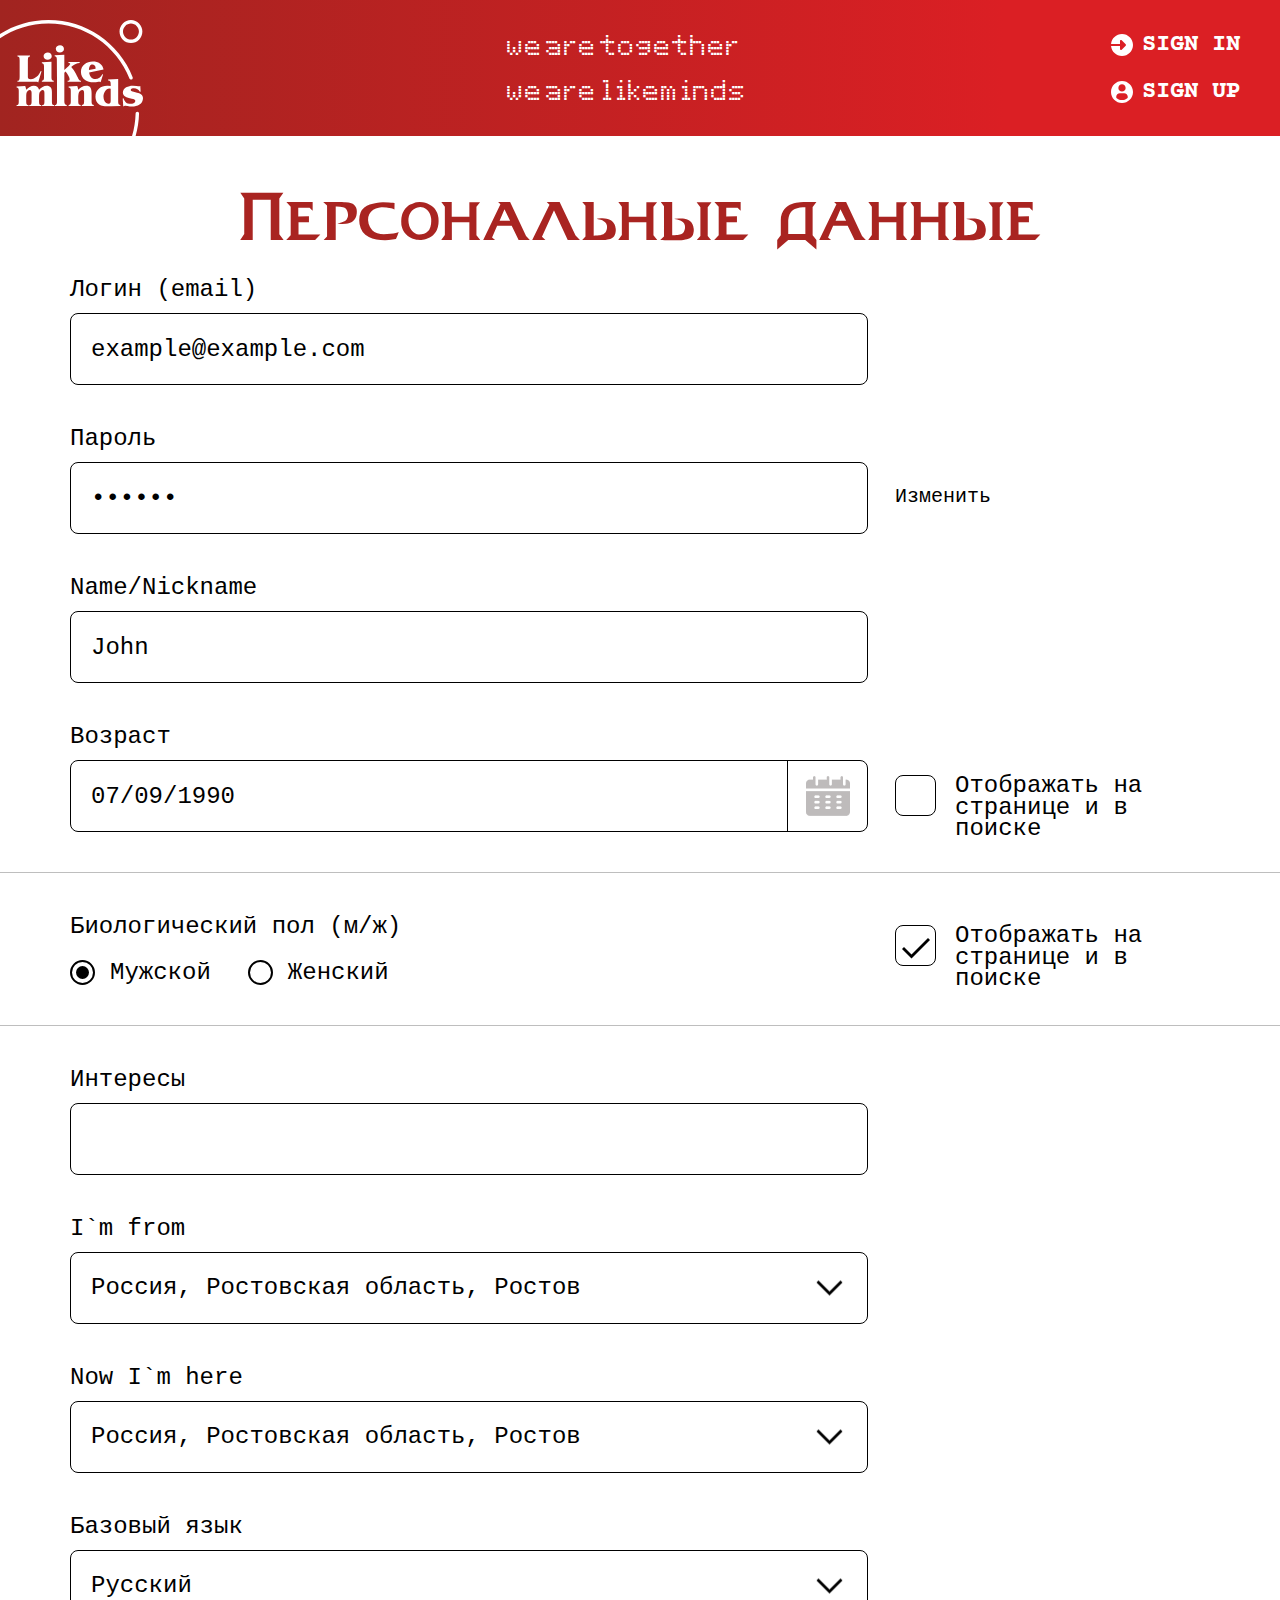
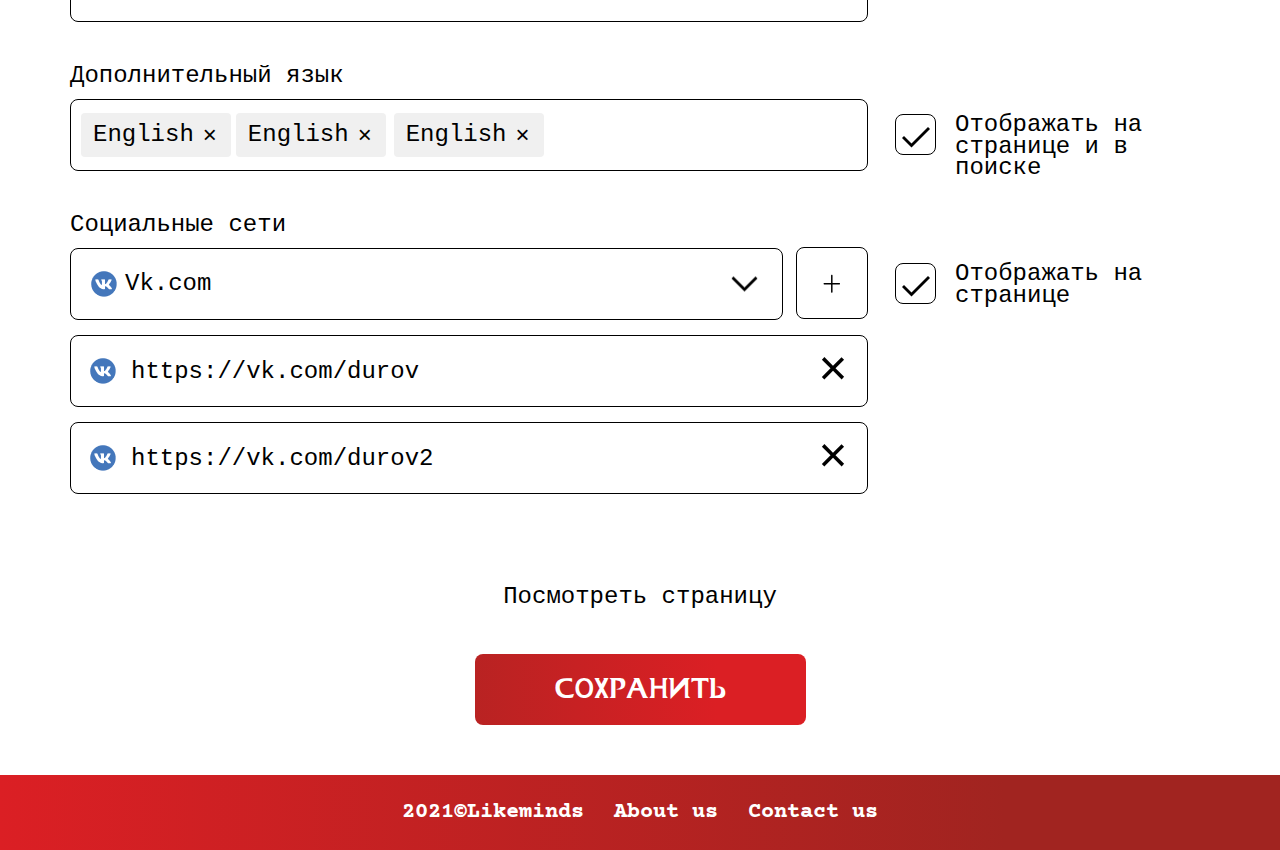
<file: edit.html>
<!DOCTYPE html>
<html lang="en">
<head>
	<meta charset="UTF-8">
	<meta name="viewport" content="width=device-width, initial-scale=1.0">
	<title>Main Page</title>
	<link rel="stylesheet" href="css/jquery-ui.css">
	<link rel="stylesheet" href="css/select2.min.css">
	<link rel="stylesheet" href="css/style.css">
</head>
<body>
	<header>
		<div class="omd">
			<a href="index.html" class="logo-link"><img src="images/logo.svg" alt="Logo" class="logo"></a>
			<div class="slogan">
				<p>we are together</p>
				<p>we are likeminds</p>
			</div>
			<div class="auth-links">
				<p><a href="#"><img src="images/signin.svg" alt="Signin icon">Sign in</a></p>
				<p><a href="#"><img src="images/signup.svg" alt="Signup icon">Sign up</a></p>
			</div>	
		</div>
		<div class="osm">
			<div>
				<a href="index.html" class="logo-link"><img src="images/logo.svg" alt="Logo" class="logo"></a>
				<div class="slogan">
					<p>we are together</p>
					<p>we are likeminds</p>
				</div>	
			</div>
			<div class="auth-links">
				<p><a href="#"><img src="images/signin.svg" alt="Signin icon">Sign in</a></p>
				<p><a href="#"><img src="images/signup.svg" alt="Signup icon">Sign up</a></p>
			</div>	
		</div>
		<div class="oxs">
			<a href="index.html" class="logo-link"><img src="images/logo.svg" alt="Logo" class="logo"></a>
			<div>
				<p class="slogan">we are together.&nbsp;&nbsp;&nbsp;&nbsp;we are likeminds.</p>
				<div class="auth-links">
					<p><a href="#"><img src="images/signin.svg" alt="Signin icon">Sign in</a></p>
					<p><a href="#"><img src="images/signup.svg" alt="Signup icon">Sign up</a></p>
				</div>	
			</div>
			
		</div>
	</header>
	<main>
		<h3>Персональные данные</h3>
		<form method="POST" class="edit-form">
			<div>
				<div class="field-container">
					<label class="field-wrapper">
						<p>Логин (email)</p>
						<input type="text" value="example@example.com">
					</label>	
				</div>
				<div class="field-container">
					<label class="field-wrapper">
						<p>Пароль</p>
						<input type="password" value="saldas">
					</label>
					<a href="#">Изменить</a>
				</div>
				<div class="field-container">
					<label class="field-wrapper">
						<p>Name/Nickname</p>
						<input type="text" value="John">
					</label>	
				</div>
				<div class="field-container">
					<label class="field-wrapper">
						<p>Возраст</p>
						<input type="text" class="date" value="07/09/1990">
						<div class="date-trigger"></div>
					</label>
					<input type="checkbox" id="showage">
					<label for="showage">Отображать на странице и в поиске</label>		
				</div>
			</div>
			<div>
				<div class="field-container">
					<label class="field-wrapper">
						<p>Биологический пол (м/ж)<span class="rq"></span></p>
						<div class="radio-group">
							<input type="radio" id="male" name="gender" checked>
			    			<label for="male">Мужской</label>
			    			<input type="radio" id="female" name="gender">
			    			<label for="female">Женский</label>	
						</div>
					</label>	
					<input type="checkbox" id="showgender" checked>
					<label for="showgender">Отображать на странице и в поиске</label>
				</div>
			</div>
			<div>
				<div class="field-container">
					<label class="field-wrapper">
						<p>Интересы</p>
						<select name="interests" multiple="multiple">
							<option value="int1" data-image="option">Коллекционер Barbie</option>
							<option value="int1" data-image="option">Коллекционер Winx</option>
							<option value="int1" data-image="option">Коллекционер Ещё чего-нибудь</option>
							<option value="int1" data-image="option">Коллекционер Ещё чего-нибудь</option>
							<option value="int1" data-image="option">Коллекционер Ещё чего-нибудь</option>
							<option value="int1" data-image="option">Коллекционер Ещё чего-нибудь</option>
							<option value="int1" data-image="option">Коллекционер Ещё чего-нибудь</option>
							<option value="int1" data-image="option">Коллекционер Ещё чего-нибудь</option>
							<option value="int1" data-image="option">Коллекционер Ещё чего-нибудь</option>
							<option value="int1" data-image="option">Коллекционер Ещё чего-нибудь</option>
							<option value="int1" data-image="option">Коллекционер Ещё чего-нибудь</option>
							<option value="int1" data-image="option">Коллекционер Ещё чего-нибудь</option>
						</select>
					</label>		
				</div>
				<div class="field-container">
					<label class="field-wrapper">
						<p>I`m from</p>
						<select name="origingeo">
							<option value="origin1">Россия, Ростовская область, Ростов</option>
							<option value="origin1">Россия, Ростовская область, Ростов</option>
							<option value="origin1">Россия, Ростовская область, Ростов</option>
							<option value="origin1">Россия, Ростовская область, Ростов</option>
							<option value="origin1">Россия, Ростовская область, Ростов</option>
							<option value="origin1">Россия, Ростовская область, Ростов</option>
							<option value="origin1">Россия, Ростовская область, Ростов</option>
							<option value="origin1">Россия, Ростовская область, Ростов</option>
							<option value="origin1">Россия, Ростовская область, Ростов</option>
							<option value="origin1">Россия, Ростовская область, Ростов</option>
							<option value="origin1">Россия, Ростовская область, Ростов</option>
							<option value="origin1">Россия, Ростовская область, Ростов</option>
						</select>
					</label>	
				</div>
				<div class="field-container">
					<label class="field-wrapper">
						<p>Now I`m here</p>
						<select name="origingeo2">
							<option value="origin2">Россия, Ростовская область, Ростов</option>
							<option value="origin2">Россия, Ростовская область, Ростов</option>
							<option value="origin2">Россия, Ростовская область, Ростов</option>
							<option value="origin2">Россия, Ростовская область, Ростов</option>
							<option value="origin2">Россия, Ростовская область, Ростов</option>
							<option value="origin2">Россия, Ростовская область, Ростов</option>
							<option value="origin2">Россия, Ростовская область, Ростов</option>
							<option value="origin2">Россия, Ростовская область, Ростов</option>
							<option value="origin2">Россия, Ростовская область, Ростов</option>
							<option value="origin2">Россия, Ростовская область, Ростов</option>
							<option value="origin2">Россия, Ростовская область, Ростов</option>
							<option value="origin2">Россия, Ростовская область, Ростов</option>
							<option value="origin2">Россия, Ростовская область, Ростов</option>
						</select>
					</label>	
				</div>
				<div class="field-container">
					<label class="field-wrapper">
						<p>Базовый язык</p>
						<select name="language">
							<option value="language">Русский</option>
							<option value="language">Русский</option>
							<option value="language">Русский</option>
							<option value="language">Русский</option>
							<option value="language">Русский</option>
							<option value="language">Русский</option>
							<option value="language">Русский</option>
							<option value="language">Русский</option>
						</select>
					</label>	
				</div>
				<div class="field-container">
					<label class="field-wrapper">
						<p>Дополнительный язык</p>
						<select name="language2" multiple="multiple">
							<option value="int1" selected>English</option>
							<option value="int1" selected>English</option>
							<option value="int1" selected>English</option>
							<option value="int1">English</option>
							<option value="int1">English</option>
							<option value="int1">English</option>
							<option value="int1">English</option>
						</select>
					</label>
					<input type="checkbox" id="showgender" checked>
					<label for="showgender">Отображать на странице и в поиске</label>	
				</div>
				<div class="field-container">
					<label class="field-wrapper">
						<p>Социальные сети</p>
						<select name="social">
							<option value="vk" data-limage="vk">Vk.com</option>
							<option value="vk" data-limage="vk">Vk.com</option>
							<option value="vk" data-limage="vk">Vk.com</option>
							<option value="vk" data-limage="vk">Vk.com</option>
							<option value="vk" data-limage="vk">Vk.com</option>
							<option value="vk" data-limage="vk">Vk.com</option>
							<option value="vk" data-limage="vk">Vk.com</option>
							<option value="vk" data-limage="vk">Vk.com</option>
							<option value="vk" data-limage="vk">Vk.com</option>
							<option value="vk" data-limage="vk">Vk.com</option>
							<option value="vk" data-limage="vk">Vk.com</option>
							<option value="vk" data-limage="vk">Vk.com</option>
							<option value="vk" data-limage="vk">Vk.com</option>
							<option value="vk" data-limage="vk">Vk.com</option>
							<option value="vk" data-limage="vk">Vk.com</option>
						</select>
						<div class="additem"></div>
						<div class="social-item"><img src="images/vk.png"><input type="text" value="https://vk.com/durov"><span aria-hidden="true">×</span></div>
						<div class="social-item"><img src="images/vk.png"><input type="text" value="https://vk.com/durov2"><span aria-hidden="true">×</span></div>
					</label>
					<input type="checkbox" id="showsocial" checked>
					<label for="showsocial">Отображать на странице</label>	
				</div>
			</div>
			<div class="links-block">
				<p><a href="#">Посмотреть страницу</a></p>
			</div>
			<input type="submit" value="Сохранить" class="btn btn-big">
		</form>
	</main>
	<footer>
		<a href="#">2021©Likeminds</a>
		<a href="#">About<br> us</a>
		<a href="#">Contact<br> us</a>
	</footer>
	<script src="js/jquery-1.12.4.min.js"></script>
	<script src="js/jquery-ui.min.js"></script>
	<script src="js/select2.min.js"></script>
	<script src="js/jquery.nicescroll.min.js"></script>
	<script src="js/script.js"></script>
</body>
</html>
</file>
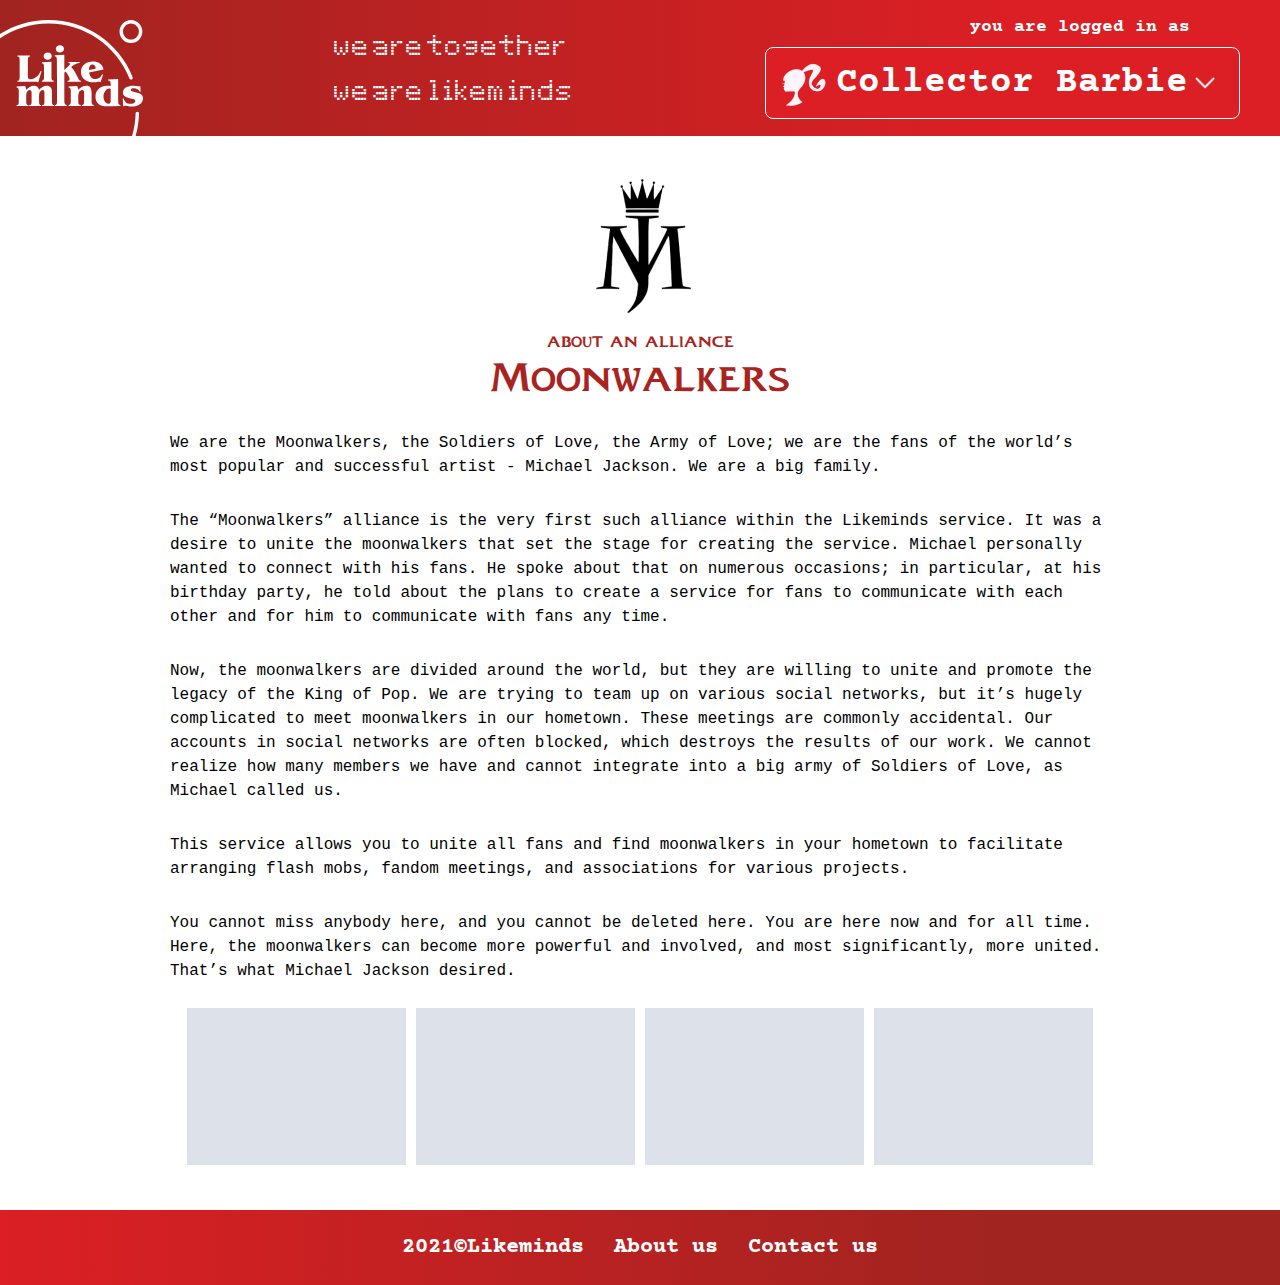
<file: moonwalkers.html>
<!DOCTYPE html>
<html lang="en">
<head>
	<meta charset="UTF-8">
	<meta name="viewport" content="width=device-width, initial-scale=1.0">
	<title>Main Page</title>
	<link rel="stylesheet" href="css/jquery-ui.css">
	<link rel="stylesheet" href="css/select2.min.css">
	<link rel="stylesheet" href="css/style.css">
</head>
<body>
	<header>
		<div class="omd">
			<a href="index.html" class="logo-link"><img src="images/logo.svg" alt="Logo" class="logo"></a>
			<div class="slogan">
				<p>we are together</p>
				<p>we are likeminds</p>
			</div>
			<div class="auth-links">
				<p class="logged">you are logged in as</p>
				<select name="type" class="type">
					<option value="tp1" data-limage="type">Collector Barbie</option>
					<option value="tp1" data-limage="type">Moonwalker</option>
					<option value="tp1" data-limage="type">Moonwalker</option>
					<option value="tp1" data-limage="type">Moonwalker</option>
					<option value="tp1" data-limage="type">Moonwalker</option>
					<option value="tp1" data-limage="type">Moonwalker</option>
					<option value="tp1" data-limage="type">Moonwalker</option>
					<option value="tp1" data-limage="type">Moonwalker</option>
					<option value="tp1" data-limage="type">Moonwalker</option>
					<option value="tp1" data-limage="type">Moonwalker</option>
					<option value="tp1" data-limage="type">Moonwalker</option>
					<option value="tp1" data-limage="type">Moonwalker</option>
					<option value="tp1" data-limage="type">Moonwalker</option>
				</select>
			</div>	
		</div>
		<div class="osm">
			<div>
				<a href="index.html" class="logo-link"><img src="images/logo.svg" alt="Logo" class="logo"></a>
				<div class="slogan">
					<p>we are together</p>
					<p>we are likeminds</p>
				</div>	
			</div>
			<div class="auth-links">
				<p class="logged">you are logged in as</p>
				<select name="type" class="type">
					<option value="tp1" data-limage="type">Collector Barbie</option>
					<option value="tp1" data-limage="type">Moonwalker</option>
					<option value="tp1" data-limage="type">Moonwalker</option>
					<option value="tp1" data-limage="type">Moonwalker</option>
					<option value="tp1" data-limage="type">Moonwalker</option>
					<option value="tp1" data-limage="type">Moonwalker</option>
					<option value="tp1" data-limage="type">Moonwalker</option>
					<option value="tp1" data-limage="type">Moonwalker</option>
					<option value="tp1" data-limage="type">Moonwalker</option>
					<option value="tp1" data-limage="type">Moonwalker</option>
					<option value="tp1" data-limage="type">Moonwalker</option>
					<option value="tp1" data-limage="type">Moonwalker</option>
					<option value="tp1" data-limage="type">Moonwalker</option>
				</select>
			</div>	
		</div>
		<div class="oxs">
			<a href="index.html" class="logo-link"><img src="images/logo.svg" alt="Logo" class="logo"></a>
			<div>
				<p class="logged">you are logged in as</p>
				<select name="type" class="type">
					<option value="tp1" data-limage="type">Collector Barbie</option>
					<option value="tp1" data-limage="type">Moonwalker</option>
					<option value="tp1" data-limage="type">Moonwalker</option>
					<option value="tp1" data-limage="type">Moonwalker</option>
					<option value="tp1" data-limage="type">Moonwalker</option>
					<option value="tp1" data-limage="type">Moonwalker</option>
					<option value="tp1" data-limage="type">Moonwalker</option>
					<option value="tp1" data-limage="type">Moonwalker</option>
					<option value="tp1" data-limage="type">Moonwalker</option>
					<option value="tp1" data-limage="type">Moonwalker</option>
					<option value="tp1" data-limage="type">Moonwalker</option>
					<option value="tp1" data-limage="type">Moonwalker</option>
					<option value="tp1" data-limage="type">Moonwalker</option>
				</select>	
			</div>
			
		</div>
	</header>
	<main>
		<div class="article">
			<img src="images/mwalkers.png" alt="Moonwalkers">
			<h4>about an alliance</h4>
			<h3 class="article-heading">Moonwalkers</h3>
			<p>We are the Moonwalkers, the Soldiers of Love, the Army of Love; we are the fans of the world’s most popular and successful artist - Michael Jackson. We are a big family.</p><p>The “Moonwalkers” alliance is the very first such alliance within the Likeminds service. It was a desire to unite the moonwalkers that set the stage for creating the service. Michael personally wanted to connect with his fans. He spoke about that on numerous occasions; in particular, at his birthday party, he told about the plans to create a service for fans to communicate with each other and for him to communicate with fans any time.</p><p>Now, the moonwalkers are divided around the world, but they are willing to unite and promote the legacy of the King of Pop. We are trying to team up on various social networks, but it’s hugely complicated to meet moonwalkers in our hometown. These meetings are commonly accidental. Our accounts in social networks are often blocked, which destroys the results of our work. We cannot realize how many members we have and cannot integrate into a big army of Soldiers of Love, as Michael called us.</p><p>This service allows you to unite all fans and find moonwalkers in your hometown to facilitate arranging flash mobs, fandom meetings, and associations for various projects.</p><p>You cannot miss anybody here, and you cannot be deleted here. You are here now and for all time. Here, the moonwalkers can become more powerful and involved, and most significantly, more united. That’s what Michael Jackson desired.</p>
			<div class="article-images">
				<img src="images/untitled.png" alt="">
				<img src="images/untitled.png" alt="">
				<img src="images/untitled.png" alt="">
				<img src="images/untitled.png" alt="">
			</div>
		</div>
	</main>
	<footer>
		<a href="#">2021©Likeminds</a>
		<a href="#">About<br> us</a>
		<a href="#">Contact<br> us</a>
	</footer>
	<script src="js/jquery-1.12.4.min.js"></script>
	<script src="js/jquery-ui.min.js"></script>
	<script src="js/select2.min.js"></script>
	<script src="js/jquery.nicescroll.min.js"></script>
	<script src="js/script.js"></script>
</body>
</html>
</file>
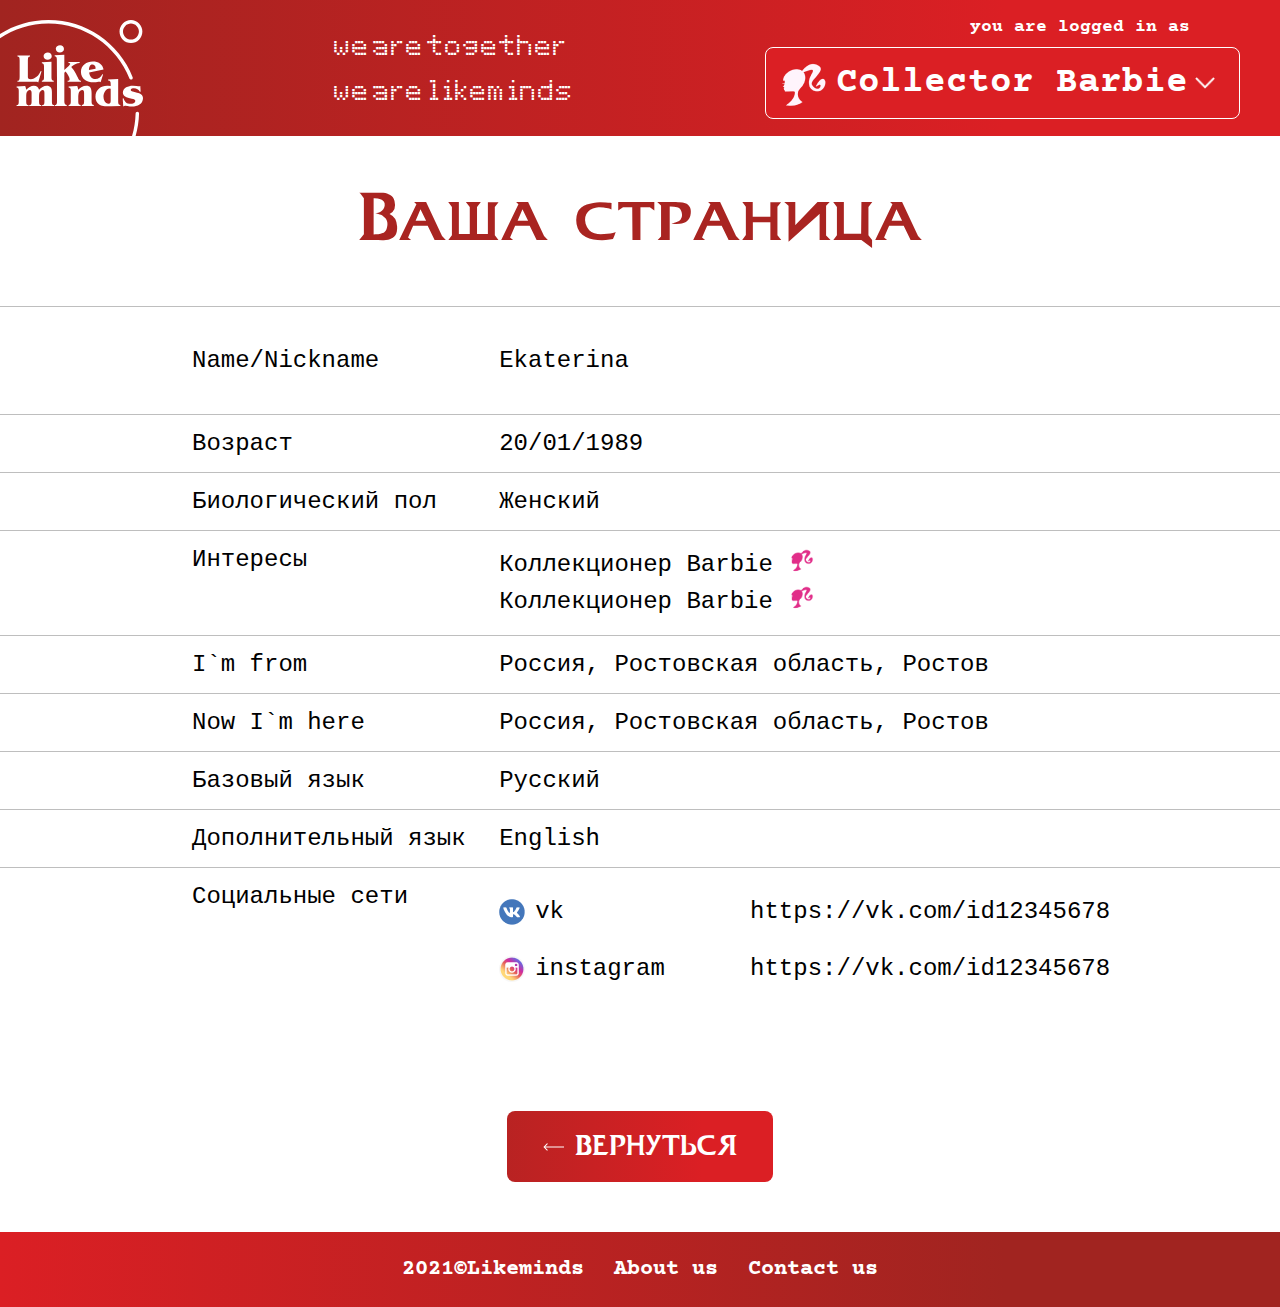
<file: page.html>
<!DOCTYPE html>
<html lang="en">
<head>
	<meta charset="UTF-8">
	<meta name="viewport" content="width=device-width, initial-scale=1.0">
	<title>Main Page</title>
	<link rel="stylesheet" href="css/jquery-ui.css">
	<link rel="stylesheet" href="css/select2.min.css">
	<link rel="stylesheet" href="css/style.css">
</head>
<body>
	<header>
		<div class="omd">
			<a href="index.html" class="logo-link"><img src="images/logo.svg" alt="Logo" class="logo"></a>
			<div class="slogan">
				<p>we are together</p>
				<p>we are likeminds</p>
			</div>
			<div class="auth-links">
				<p class="logged">you are logged in as</p>
				<select name="type" class="type">
					<option value="tp1" data-limage="type">Collector Barbie</option>
					<option value="tp1" data-limage="type">Moonwalker</option>
					<option value="tp1" data-limage="type">Moonwalker</option>
					<option value="tp1" data-limage="type">Moonwalker</option>
					<option value="tp1" data-limage="type">Moonwalker</option>
					<option value="tp1" data-limage="type">Moonwalker</option>
					<option value="tp1" data-limage="type">Moonwalker</option>
					<option value="tp1" data-limage="type">Moonwalker</option>
					<option value="tp1" data-limage="type">Moonwalker</option>
					<option value="tp1" data-limage="type">Moonwalker</option>
					<option value="tp1" data-limage="type">Moonwalker</option>
					<option value="tp1" data-limage="type">Moonwalker</option>
					<option value="tp1" data-limage="type">Moonwalker</option>
				</select>
			</div>	
		</div>
		<div class="osm">
			<div>
				<a href="index.html" class="logo-link"><img src="images/logo.svg" alt="Logo" class="logo"></a>
				<div class="slogan">
					<p>we are together</p>
					<p>we are likeminds</p>
				</div>	
			</div>
			<div class="auth-links">
				<p class="logged">you are logged in as</p>
				<select name="type" class="type">
					<option value="tp1" data-limage="type">Collector Barbie</option>
					<option value="tp1" data-limage="type">Moonwalker</option>
					<option value="tp1" data-limage="type">Moonwalker</option>
					<option value="tp1" data-limage="type">Moonwalker</option>
					<option value="tp1" data-limage="type">Moonwalker</option>
					<option value="tp1" data-limage="type">Moonwalker</option>
					<option value="tp1" data-limage="type">Moonwalker</option>
					<option value="tp1" data-limage="type">Moonwalker</option>
					<option value="tp1" data-limage="type">Moonwalker</option>
					<option value="tp1" data-limage="type">Moonwalker</option>
					<option value="tp1" data-limage="type">Moonwalker</option>
					<option value="tp1" data-limage="type">Moonwalker</option>
					<option value="tp1" data-limage="type">Moonwalker</option>
				</select>
			</div>	
		</div>
		<div class="oxs">
			<a href="index.html" class="logo-link"><img src="images/logo.svg" alt="Logo" class="logo"></a>
			<div>
				<p class="logged">you are logged in as</p>
				<select name="type" class="type">
					<option value="tp1" data-limage="type">Collector Barbie</option>
					<option value="tp1" data-limage="type">Moonwalker</option>
					<option value="tp1" data-limage="type">Moonwalker</option>
					<option value="tp1" data-limage="type">Moonwalker</option>
					<option value="tp1" data-limage="type">Moonwalker</option>
					<option value="tp1" data-limage="type">Moonwalker</option>
					<option value="tp1" data-limage="type">Moonwalker</option>
					<option value="tp1" data-limage="type">Moonwalker</option>
					<option value="tp1" data-limage="type">Moonwalker</option>
					<option value="tp1" data-limage="type">Moonwalker</option>
					<option value="tp1" data-limage="type">Moonwalker</option>
					<option value="tp1" data-limage="type">Moonwalker</option>
					<option value="tp1" data-limage="type">Moonwalker</option>
				</select>	
			</div>
			
		</div>
	</header>
	<main>
		<h3>Ваша страница</h3>
		<div class="information">
			<div class="row row-high"><div><p>Name/Nickname</p></div><div><p>Ekaterina</p></div></div>
			<div class="row"><div><p>Возраст</p></div><div><p>20/01/1989</p></div></div>
			<div class="row"><div><p>Биологический пол</p></div><div><p>Женский</p></div></div>
			<div class="row ileft"><div><p>Интересы</p></div><div><p>Коллекционер Barbie<img src="images/option.png" alt="Barbie"></p><p>Коллекционер Barbie<img src="images/option.png" alt="Barbie"></p></div></div>
			<div class="row"><div><p>I`m from</p></div><div><p>Россия, Ростовская область, Ростов</p></div></div>
			<div class="row"><div><p>Now I`m here</p></div><div><p>Россия, Ростовская область, Ростов</p></div></div>
			<div class="row"><div><p>Базовый язык</p></div><div><p>Русский</p></div></div>
			<div class="row"><div><p>Дополнительный язык</p></div><div><p>English</p></div></div>
			<div class="row social"><div><p>Социальные сети</p></div>
			<div>
				<p><img src="images/vk.png" alt="Vk Icon">vk</p><span>https://vk.com/id12345678</span><br>
				<p><img src="images/inst.png" alt="Instagram Icon">instagram</p><span>https://vk.com/id12345678</span>
			</div></div>
		</div>
		<a href="#" class="btn"><img src="images/arrow.svg" alt="Arrow Left">Вернуться</a>
	</main>
	<footer>
		<a href="#">2021©Likeminds</a>
		<a href="#">About<br> us</a>
		<a href="#">Contact<br> us</a>
	</footer>
	<script src="js/jquery-1.12.4.min.js"></script>
	<script src="js/jquery-ui.min.js"></script>
	<script src="js/select2.min.js"></script>
	<script src="js/jquery.nicescroll.min.js"></script>
	<script src="js/script.js"></script>
</body>
</html>
</file>
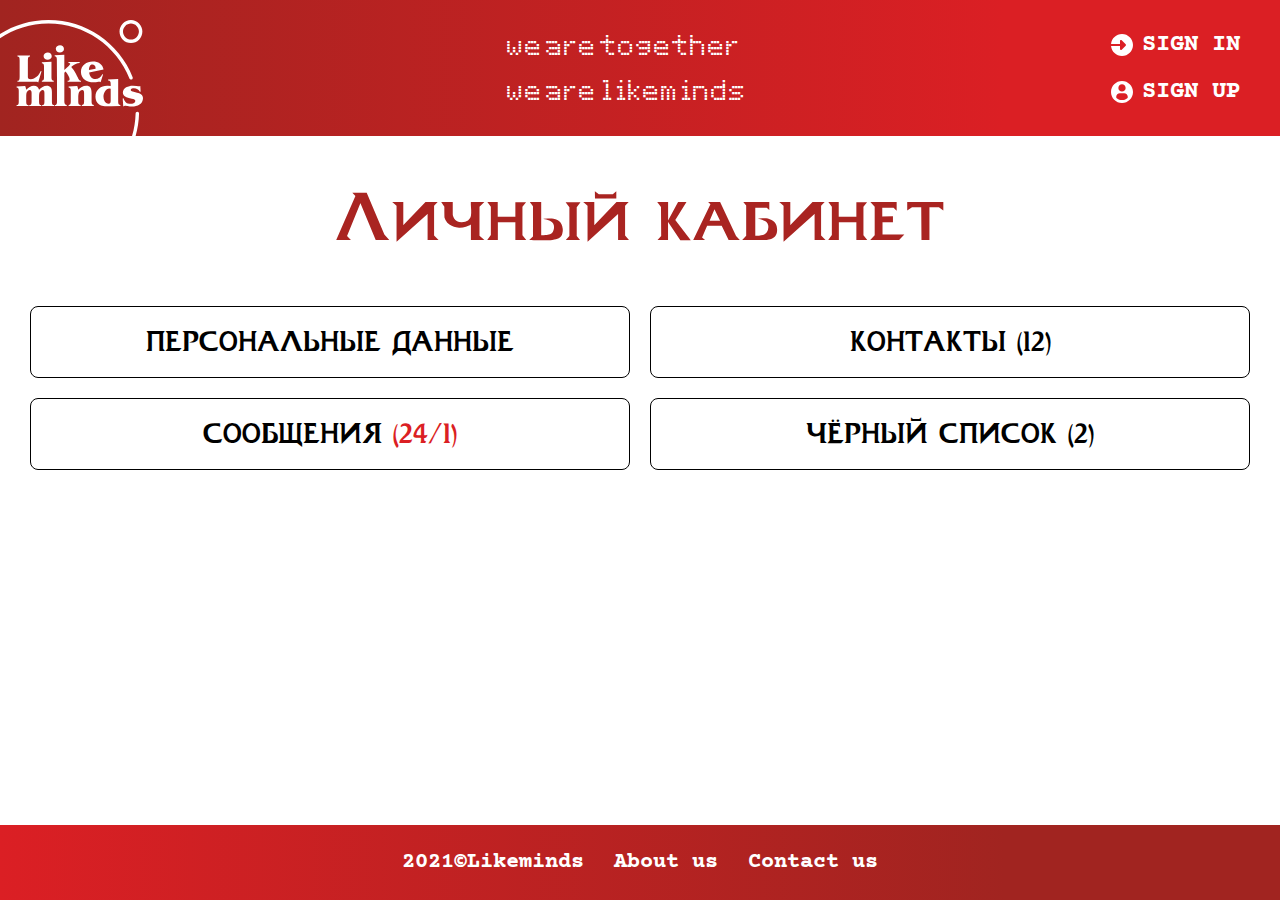
<file: profile.html>
<!DOCTYPE html>
<html lang="en">
<head>
	<meta charset="UTF-8">
	<meta name="viewport" content="width=device-width, initial-scale=1.0">
	<title>Main Page</title>
	<link rel="stylesheet" href="css/jquery-ui.css">
	<link rel="stylesheet" href="css/select2.min.css">
	<link rel="stylesheet" href="css/style.css">
</head>
<body>
	<header>
		<div class="omd">
			<a href="index.html" class="logo-link"><img src="images/logo.svg" alt="Logo" class="logo"></a>
			<div class="slogan">
				<p>we are together</p>
				<p>we are likeminds</p>
			</div>
			<div class="auth-links">
				<p><a href="#"><img src="images/signin.svg" alt="Signin icon">Sign in</a></p>
				<p><a href="#"><img src="images/signup.svg" alt="Signup icon">Sign up</a></p>
			</div>	
		</div>
		<div class="osm">
			<div>
				<a href="index.html" class="logo-link"><img src="images/logo.svg" alt="Logo" class="logo"></a>
				<div class="slogan">
					<p>we are together</p>
					<p>we are likeminds</p>
				</div>	
			</div>
			<div class="auth-links">
				<p><a href="#"><img src="images/signin.svg" alt="Signin icon">Sign in</a></p>
				<p><a href="#"><img src="images/signup.svg" alt="Signup icon">Sign up</a></p>
			</div>	
		</div>
		<div class="oxs">
			<a href="index.html" class="logo-link"><img src="images/logo.svg" alt="Logo" class="logo"></a>
			<div>
				<p class="slogan">we are together.&nbsp;&nbsp;&nbsp;&nbsp;we are likeminds.</p>
				<div class="auth-links">
					<p><a href="#"><img src="images/signin.svg" alt="Signin icon">Sign in</a></p>
					<p><a href="#"><img src="images/signup.svg" alt="Signup icon">Sign up</a></p>
				</div>	
			</div>
			
		</div>
	</header>
	<main>
		<div class="content">
			<h3>Личный кабинет</h3>
			<nav class="profile-menu">
				<a href="#">Персональные данные</a>
				<a href="#">Контакты (12)</a>
				<a href="#">Сообщения <span>(24/1)</span></a>
				<a href="#">Чёрный список (2)</a>
			</nav>
		</div>
	</main>
	<footer>
		<a href="#">2021©Likeminds</a>
		<a href="#">About<br> us</a>
		<a href="#">Contact<br> us</a>
	</footer>
	<script src="js/jquery-1.12.4.min.js"></script>
	<script src="js/jquery-ui.min.js"></script>
	<script src="js/select2.min.js"></script>
	<script src="js/jquery.nicescroll.min.js"></script>
	<script src="js/script.js"></script>
</body>
</html>
</file>
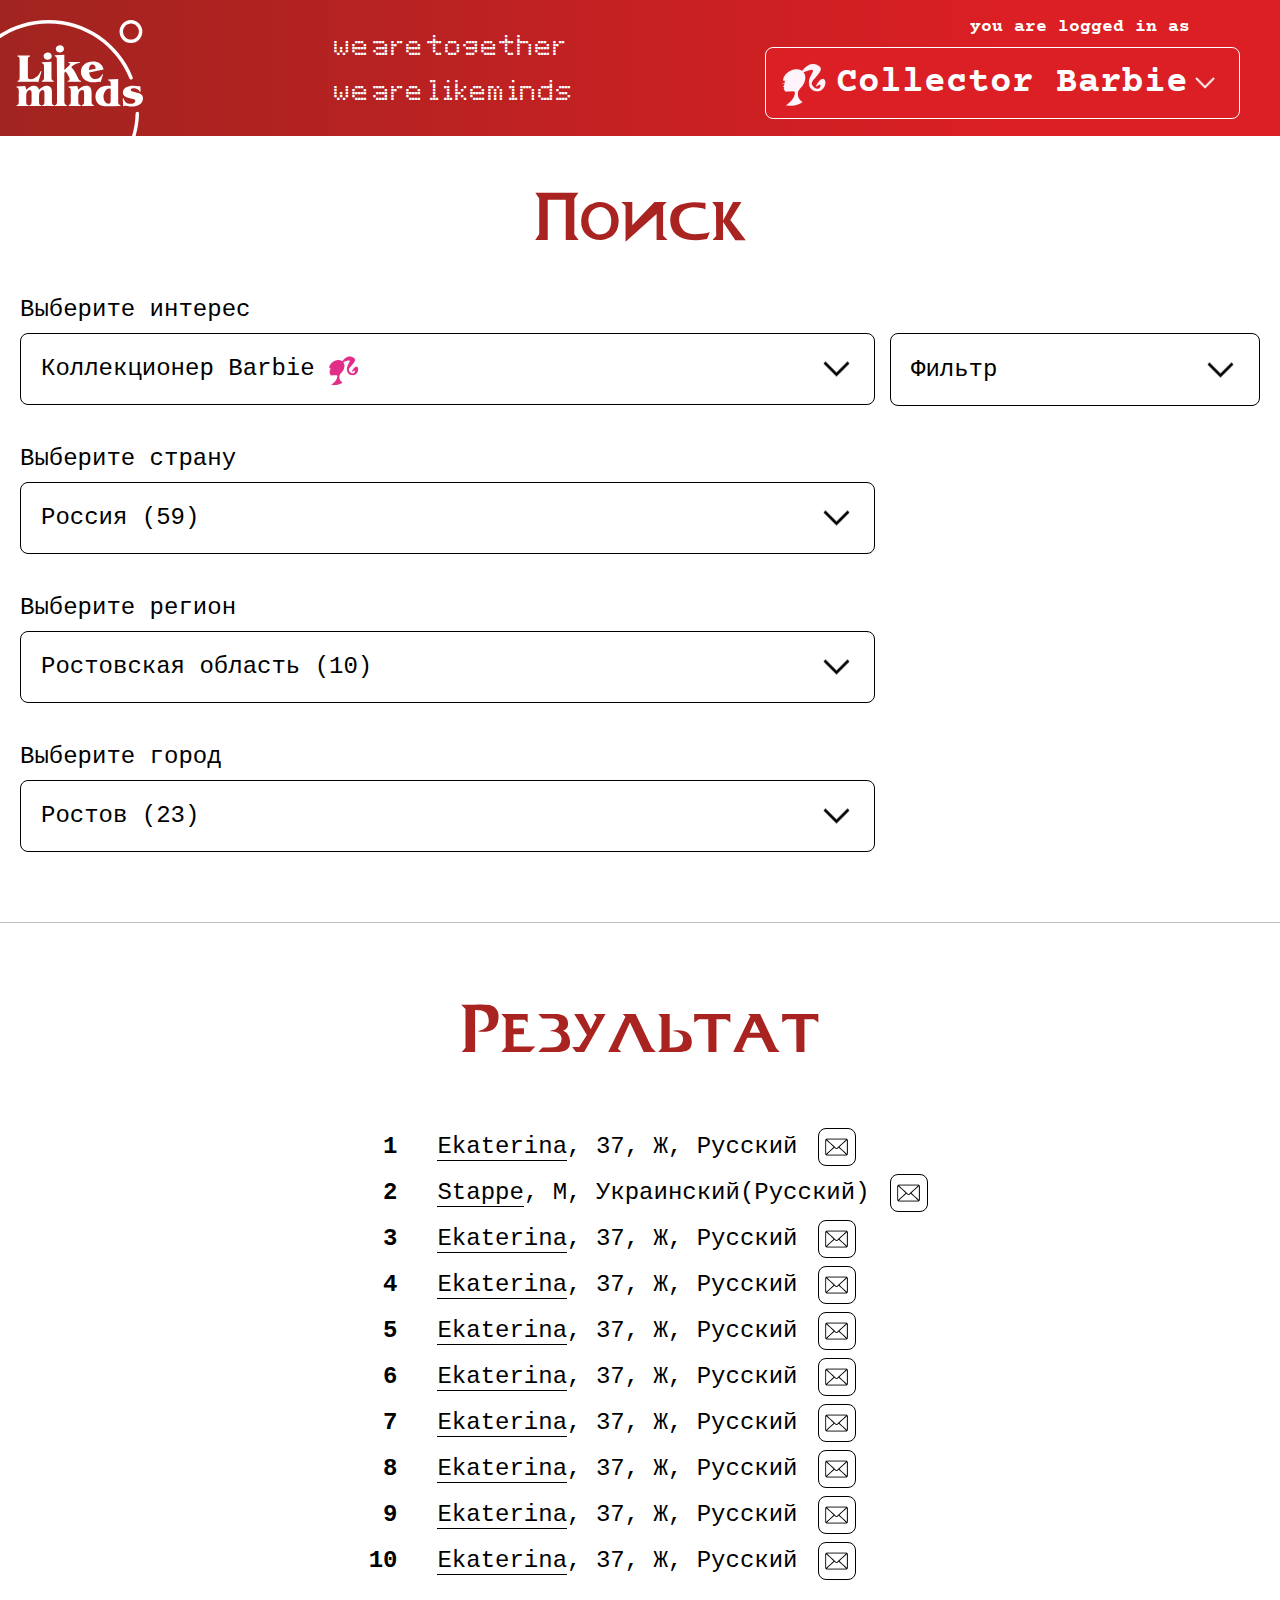
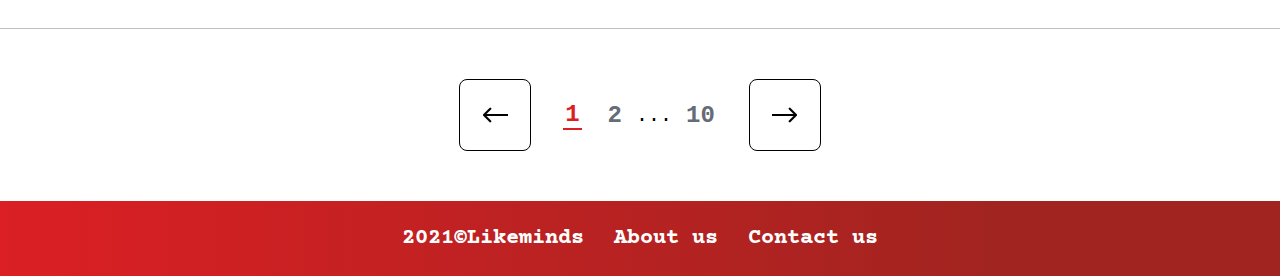
<file: search.html>
<!DOCTYPE html>
<html lang="en">
<head>
	<meta charset="UTF-8">
	<meta name="viewport" content="width=device-width, initial-scale=1.0">
	<title>Main Page</title>
	<link rel="stylesheet" href="css/jquery-ui.css">
	<link rel="stylesheet" href="css/select2.min.css">
	<link rel="stylesheet" href="css/style.css">
</head>
<body>
	<header>
		<div class="omd">
			<a href="index.html" class="logo-link"><img src="images/logo.svg" alt="Logo" class="logo"></a>
			<div class="slogan">
				<p>we are together</p>
				<p>we are likeminds</p>
			</div>
			<div class="auth-links">
				<p class="logged">you are logged in as</p>
				<select name="type" class="type">
					<option value="tp1" data-limage="type">Collector Barbie</option>
					<option value="tp1" data-limage="type">Moonwalker</option>
					<option value="tp1" data-limage="type">Moonwalker</option>
					<option value="tp1" data-limage="type">Moonwalker</option>
					<option value="tp1" data-limage="type">Moonwalker</option>
					<option value="tp1" data-limage="type">Moonwalker</option>
					<option value="tp1" data-limage="type">Moonwalker</option>
					<option value="tp1" data-limage="type">Moonwalker</option>
					<option value="tp1" data-limage="type">Moonwalker</option>
					<option value="tp1" data-limage="type">Moonwalker</option>
					<option value="tp1" data-limage="type">Moonwalker</option>
					<option value="tp1" data-limage="type">Moonwalker</option>
					<option value="tp1" data-limage="type">Moonwalker</option>
				</select>
			</div>	
		</div>
		<div class="osm">
			<div>
				<a href="index.html" class="logo-link"><img src="images/logo.svg" alt="Logo" class="logo"></a>
				<div class="slogan">
					<p>we are together</p>
					<p>we are likeminds</p>
				</div>	
			</div>
			<div class="auth-links">
				<p class="logged">you are logged in as</p>
				<select name="type" class="type">
					<option value="tp1" data-limage="type">Collector Barbie</option>
					<option value="tp1" data-limage="type">Moonwalker</option>
					<option value="tp1" data-limage="type">Moonwalker</option>
					<option value="tp1" data-limage="type">Moonwalker</option>
					<option value="tp1" data-limage="type">Moonwalker</option>
					<option value="tp1" data-limage="type">Moonwalker</option>
					<option value="tp1" data-limage="type">Moonwalker</option>
					<option value="tp1" data-limage="type">Moonwalker</option>
					<option value="tp1" data-limage="type">Moonwalker</option>
					<option value="tp1" data-limage="type">Moonwalker</option>
					<option value="tp1" data-limage="type">Moonwalker</option>
					<option value="tp1" data-limage="type">Moonwalker</option>
					<option value="tp1" data-limage="type">Moonwalker</option>
				</select>
			</div>	
		</div>
		<div class="oxs">
			<a href="index.html" class="logo-link"><img src="images/logo.svg" alt="Logo" class="logo"></a>
			<div>
				<p class="logged">you are logged in as</p>
				<select name="type" class="type">
					<option value="tp1" data-limage="type">Collector Barbie</option>
					<option value="tp1" data-limage="type">Moonwalker</option>
					<option value="tp1" data-limage="type">Moonwalker</option>
					<option value="tp1" data-limage="type">Moonwalker</option>
					<option value="tp1" data-limage="type">Moonwalker</option>
					<option value="tp1" data-limage="type">Moonwalker</option>
					<option value="tp1" data-limage="type">Moonwalker</option>
					<option value="tp1" data-limage="type">Moonwalker</option>
					<option value="tp1" data-limage="type">Moonwalker</option>
					<option value="tp1" data-limage="type">Moonwalker</option>
					<option value="tp1" data-limage="type">Moonwalker</option>
					<option value="tp1" data-limage="type">Moonwalker</option>
					<option value="tp1" data-limage="type">Moonwalker</option>
				</select>	
			</div>
			
		</div>
	</header>
	<main>
		<h3>Поиск</h3>
		<form method="POST" class="filter content">
			<div>
				<label class="field-wrapper">
					<p>Выберите интерес</p>
					<select name="interests">
						<option value="int1" data-image="option">Коллекционер Barbie</option>
						<option value="int1" data-image="option">Коллекционер Barbie</option>
						<option value="int1" data-image="option">Коллекционер Barbie</option>
						<option value="int1" data-image="option">Коллекционер Barbie</option>
						<option value="int1" data-image="option">Коллекционер Barbie</option>
						<option value="int1" data-image="option">Коллекционер Barbie</option>
						<option value="int1" data-image="option">Коллекционер Barbie</option>
						<option value="int1" data-image="option">Коллекционер Barbie</option>
						<option value="int1" data-image="option">Коллекционер Barbie</option>
						<option value="int1" data-image="option">Коллекционер Barbie</option>
						<option value="int1" data-image="option">Коллекционер Barbie</option>
						<option value="int1" data-image="option">Коллекционер Barbie</option>
					</select>
				</label>
				<label class="field-wrapper">
					<p>Выберите страну</p>
					<select name="countries">
						<option value="ru">Россия (59)</option>
						<option value="ru">Россия (59)</option>
						<option value="ru">Россия (59)</option>
						<option value="ru">Россия (59)</option>
						<option value="ru">Россия (59)</option>
						<option value="ru">Россия (59)</option>
						<option value="ru">Россия (59)</option>
						<option value="ru">Россия (59)</option>
						<option value="ru">Россия (59)</option>
						<option value="ru">Россия (59)</option>
					</select>
				</label>
				<label class="field-wrapper">
					<p>Выберите регион</p>
					<select name="regions">
						<option value="rst">Ростовская область (10)</option>
						<option value="rst">Ростовская область (10)</option>
						<option value="rst">Ростовская область (10)</option>
						<option value="rst">Ростовская область (10)</option>
						<option value="rst">Ростовская область (10)</option>
						<option value="rst">Ростовская область (10)</option>
						<option value="rst">Ростовская область (10)</option>
						<option value="rst">Ростовская область (10)</option>
						<option value="rst">Ростовская область (10)</option>
						<option value="rst">Ростовская область (10)</option>
					</select>
				</label>
				<label class="field-wrapper">
					<p>Выберите город</p>
					<select name="cities">
						<option value="rostov">Ростов (23)</option>
						<option value="rostov">Ростов (23)</option>
						<option value="rostov">Ростов (23)</option>
						<option value="rostov">Ростов (23)</option>
						<option value="rostov">Ростов (23)</option>
						<option value="rostov">Ростов (23)</option>
						<option value="rostov">Ростов (23)</option>
						<option value="rostov">Ростов (23)</option>
						<option value="rostov">Ростов (23)</option>
						<option value="rostov">Ростов (23)</option>
						<option value="rostov">Ростов (23)</option>
						<option value="rostov">Ростов (23)</option>
						<option value="rostov">Ростов (23)</option>
						<option value="rostov">Ростов (23)</option>
						<option value="rostov">Ростов (23)</option>
						<option value="rostov">Ростов (23)</option>
						<option value="rostov">Ростов (23)</option>
						<option value="rostov">Ростов (23)</option>
						<option value="rostov">Ростов (23)</option>
						<option value="rostov">Ростов (23)</option>
					</select>
				</label>
			</div>
			<div class="filter-trigger">
				<div>
					<a href="#" class="filter-link">Фильтр<span class="filter-icon"></span></a>
					<div class="field">
						<p>Возраст</p>
						<div id="age-counter">
							<input type="text" name="under" value="6" id="ageUnder">
							<span>-</span>
							<input type="text" name="after" value="100" id="ageAfter">
						</div>
						<div id="age-slider"><span class="under">6</span><span class="after">100</span></div>
					</div>
					<div class="field">
						<p>Биологический пол</p>
						<p class="radio-wrapper">
							<input type="radio" id="both" name="gender" >
			    			<label for="both">Оба</label>	
						</p>
						<p class="radio-wrapper">
							<input type="radio" id="male" name="gender">
			    			<label for="male">Мужской</label>	
						</p>
						<p class="radio-wrapper">
							<input type="radio" id="female" name="gender" checked>
			    			<label for="female">Женский</label>		
						</p>
					</div>
					<div class="field">
						<p>Язык</p>
						<input type="checkbox" id="addlangs" checked>
		  				<label for="addlangs">Включая доп.языки</label>
		  				<select name="langs">
		  					<option value="rus">Русский</option>
		  					<option value="rus">Русский</option>
		  					<option value="rus">Русский</option>
		  					<option value="rus">Русский</option>
		  					<option value="rus">Русский</option>
		  					<option value="rus">Русский</option>
		  					<option value="rus">Русский</option>
		  					<option value="rus">Русский</option>
		  					<option value="rus">Русский</option>
		  					<option value="rus">Русский</option>
		  					<option value="rus">Русский</option>
		  				</select>
		  				<input type="submit" class="btn btn-full" value="Применить">
		  				<p class="reset"><a href="#">Сбросить фильтр</a></p>
					</div>
				</div>
			</div>
		</form>
		<div class="results">
			<h3>Результат</h3>
			<div class="results-container">
				<p><span><b>1</b><a href="">Ekaterina</a>, 37, Ж, Русский</span><span class="messageto"></span></p>
				<p><span><b>2</b><a href="">Stappe</a>, М, Украинский(Русский)</span><span class="messageto"></span></p>
				<p><span><b>3</b><a href="">Ekaterina</a>, 37, Ж, Русский</span><span class="messageto"></span></p>
				<p><span><b>4</b><a href="">Ekaterina</a>, 37, Ж, Русский</span><span class="messageto"></span></p>
				<p><span><b>5</b><a href="">Ekaterina</a>, 37, Ж, Русский</span><span class="messageto"></span></p>
				<p><span><b>6</b><a href="">Ekaterina</a>, 37, Ж, Русский</span><span class="messageto"></span></p>
				<p><span><b>7</b><a href="">Ekaterina</a>, 37, Ж, Русский</span><span class="messageto"></span></p>
				<p><span><b>8</b><a href="">Ekaterina</a>, 37, Ж, Русский</span><span class="messageto"></span></p>
				<p><span><b>9</b><a href="">Ekaterina</a>, 37, Ж, Русский</span><span class="messageto"></span></p>
				<p><span><b>10</b><a href="">Ekaterina</a>, 37, Ж, Русский</span><span class="messageto"></span></p>
			</div>
		</div>
		<div class="pagination">
			<span class="prev"></span>
			<span><a href="#" class="active">1</a></span>
			<span><a href="#">2</a></span>
			<span>...</span>
			<span><a href="#">10</a></span>
			<span class="next"></span>
		</div>
	</main>
	<footer>
		<a href="#">2021©Likeminds</a>
		<a href="#">About<br> us</a>
		<a href="#">Contact<br> us</a>
	</footer>
	<script src="js/jquery-1.12.4.min.js"></script>
	<script src="js/jquery-ui.min.js"></script>
	<script src="js/select2.min.js"></script>
	<script src="js/jquery.nicescroll.min.js"></script>
	<script src="js/script.js"></script>
	<script>
		$.fn.inputFilter = function(inputFilter) {
			return this.on("input keydown keyup mousedown mouseup select contextmenu drop", function() {
				if (inputFilter(this.value)) {
					this.oldValue = this.value;
					this.oldSelectionStart = this.selectionStart;
					this.oldSelectionEnd = this.selectionEnd;
				} else if (this.hasOwnProperty("oldValue")) {
					this.value = this.oldValue;
					this.setSelectionRange(this.oldSelectionStart, this.oldSelectionEnd);
				} else {
					this.value = "";
				}
			});
		};
		let sliderLimits = [6,100];
		$("#age-slider").slider({
			range: true,
			min: sliderLimits[0],
			max: sliderLimits[1],
			values: [sliderLimits[0], sliderLimits[1]],
			change: function( event, ui ) {
				$("#ageUnder").val(ui.values[0]);
				$(".under").html(ui.values[0]);
				$("#ageAfter").val(ui.values[1]);
				$(".after").html(ui.values[1]);
				$('span.under').css('left', 'calc('+document.querySelectorAll('.ui-slider-handle')[0].style.left+' - 12px)');
				$('span.after').css('left', 'calc('+document.querySelectorAll('.ui-slider-handle')[1].style.left+' - 12px)');
			},
			slide: function( event, ui ) {
				$("#ageUnder").val(ui.values[0]);
				$(".under").html(ui.values[0]);
				$("#ageAfter").val(ui.values[1]);
				$(".after").html(ui.values[1]);
				$('span.under').css('left', 'calc('+document.querySelectorAll('.ui-slider-handle')[0].style.left+' - 12px)');
				$('span.after').css('left', 'calc('+document.querySelectorAll('.ui-slider-handle')[1].style.left+' - 12px)');
			}
		});
		$("#ageUnder, #ageAfter").inputFilter(function(value) {
			return /^\d*$/.test(value) && (value === "" || parseInt(value) <= sliderLimits[1]);
		});
		$("#ageUnder, #ageAfter").change(function() {
			$("#age-slider").slider('option', 'values', [$('#ageUnder').val(), $('#ageAfter').val()]);
		});
	</script>
</body>
</html>
</file>
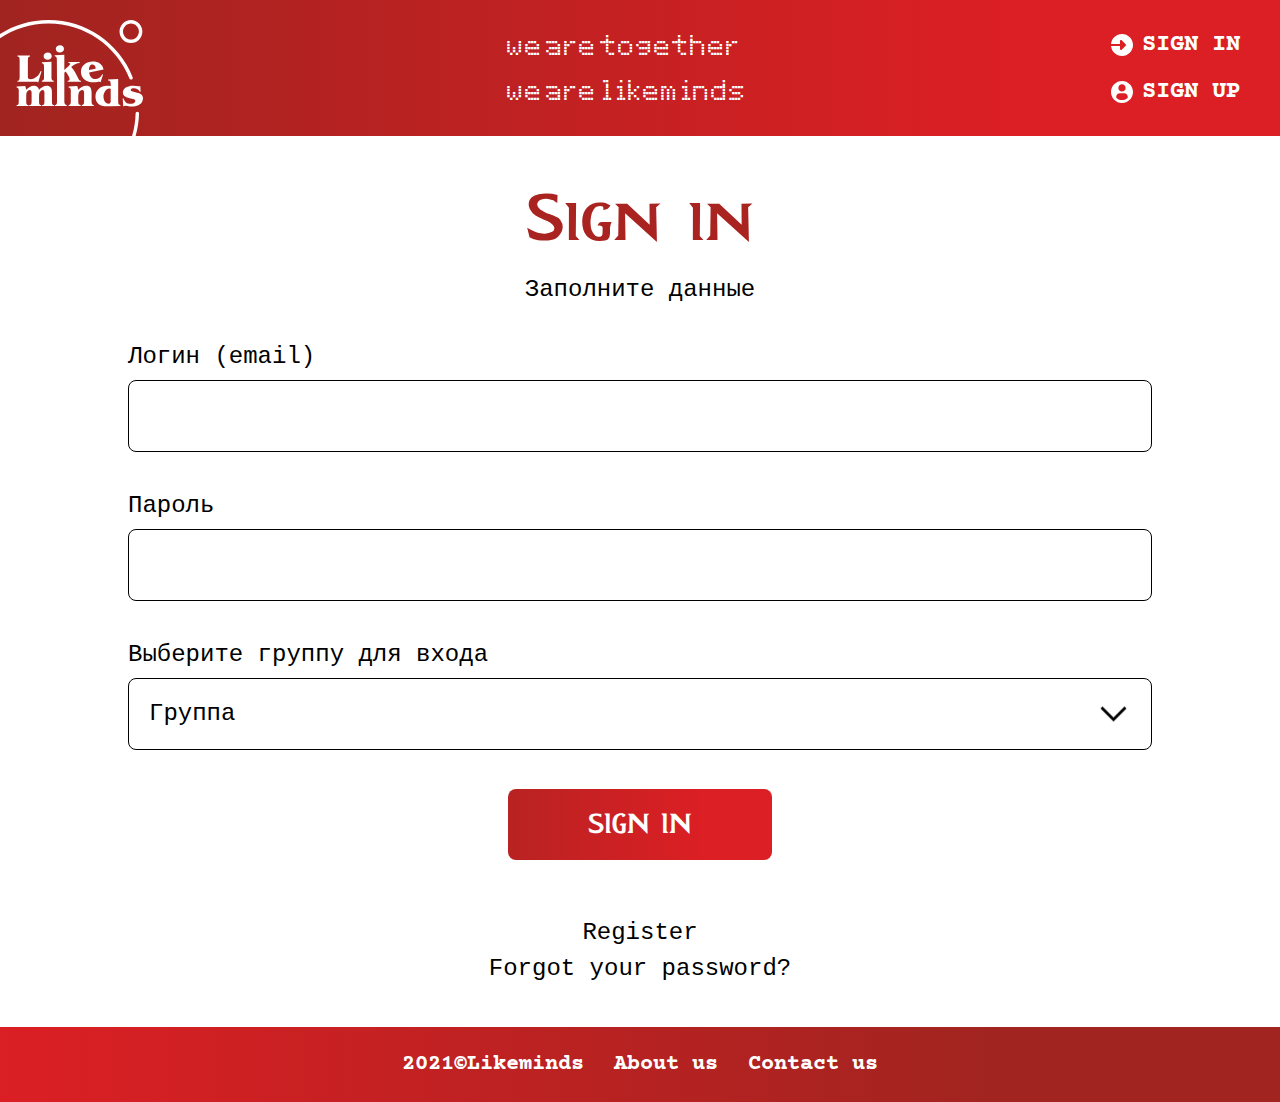
<file: signin.html>
<!DOCTYPE html>
<html lang="en">
<head>
	<meta charset="UTF-8">
	<meta name="viewport" content="width=device-width, initial-scale=1.0">
	<title>Main Page</title>
	<link rel="stylesheet" href="css/jquery-ui.css">
	<link rel="stylesheet" href="css/select2.min.css">
	<link rel="stylesheet" href="css/style.css">
</head>
<body>
	<header>
		<div class="omd">
			<a href="index.html" class="logo-link"><img src="images/logo.svg" alt="Logo" class="logo"></a>
			<div class="slogan">
				<p>we are together</p>
				<p>we are likeminds</p>
			</div>
			<div class="auth-links">
				<p><a href="#"><img src="images/signin.svg" alt="Signin icon">Sign in</a></p>
				<p><a href="#"><img src="images/signup.svg" alt="Signup icon">Sign up</a></p>
			</div>	
		</div>
		<div class="osm">
			<div>
				<a href="index.html" class="logo-link"><img src="images/logo.svg" alt="Logo" class="logo"></a>
				<div class="slogan">
					<p>we are together</p>
					<p>we are likeminds</p>
				</div>	
			</div>
			<div class="auth-links">
				<p><a href="#"><img src="images/signin.svg" alt="Signin icon">Sign in</a></p>
				<p><a href="#"><img src="images/signup.svg" alt="Signup icon">Sign up</a></p>
			</div>	
		</div>
		<div class="oxs">
			<a href="index.html" class="logo-link"><img src="images/logo.svg" alt="Logo" class="logo"></a>
			<div>
				<p class="slogan">we are together.&nbsp;&nbsp;&nbsp;&nbsp;we are likeminds.</p>
				<div class="auth-links">
					<p><a href="#"><img src="images/signin.svg" alt="Signin icon">Sign in</a></p>
					<p><a href="#"><img src="images/signup.svg" alt="Signup icon">Sign up</a></p>
				</div>	
			</div>
			
		</div>
	</header>
	<main>
		<div class="lgcontent">
			<h3>Sign in</h3>
			<form method="POST" class="signin">
				<p class="form-heading">Заполните данные</p>
				<label class="field-wrapper">
					<p>Логин (email)</p>
					<input type="text" class="flde" name="email" required>
				</label>
				<label class="field-wrapper">
					<p>Пароль</p>
					<input type="password" class="fldd" name="password" required>
				</label>
				<label class="field-wrapper">
					<p>Выберите группу для входа</p>
					<select name="group">
						<option value="group1">Группа</option>
						<option value="group1">Группа</option>
						<option value="group1">Группа</option>
						<option value="group1">Группа</option>
						<option value="group1">Группа</option>
						<option value="group1">Группа</option>
						<option value="group1">Группа</option>
						<option value="group1">Группа</option>
						<option value="group1">Группа</option>
						<option value="group1">Группа</option>
						<option value="group1">Группа</option>
						<option value="group1">Группа</option>
					</select>
				</label>
				<input type="submit" value="Sign In" class="btn btn-big">
				<div class="links-block">
					<p><a href="#">Register</a></p>
					<p><a href="#">Forgot your password?</a></p>
					
				</div>
			</form>
		</div>
	</main>
	<footer>
		<a href="#">2021©Likeminds</a>
		<a href="#">About<br> us</a>
		<a href="#">Contact<br> us</a>
	</footer>
	<script src="js/jquery-1.12.4.min.js"></script>
	<script src="js/jquery-ui.min.js"></script>
	<script src="js/select2.min.js"></script>
	<script src="js/jquery.nicescroll.min.js"></script>
	<script src="js/script.js"></script>
</body>
</html>
</file>
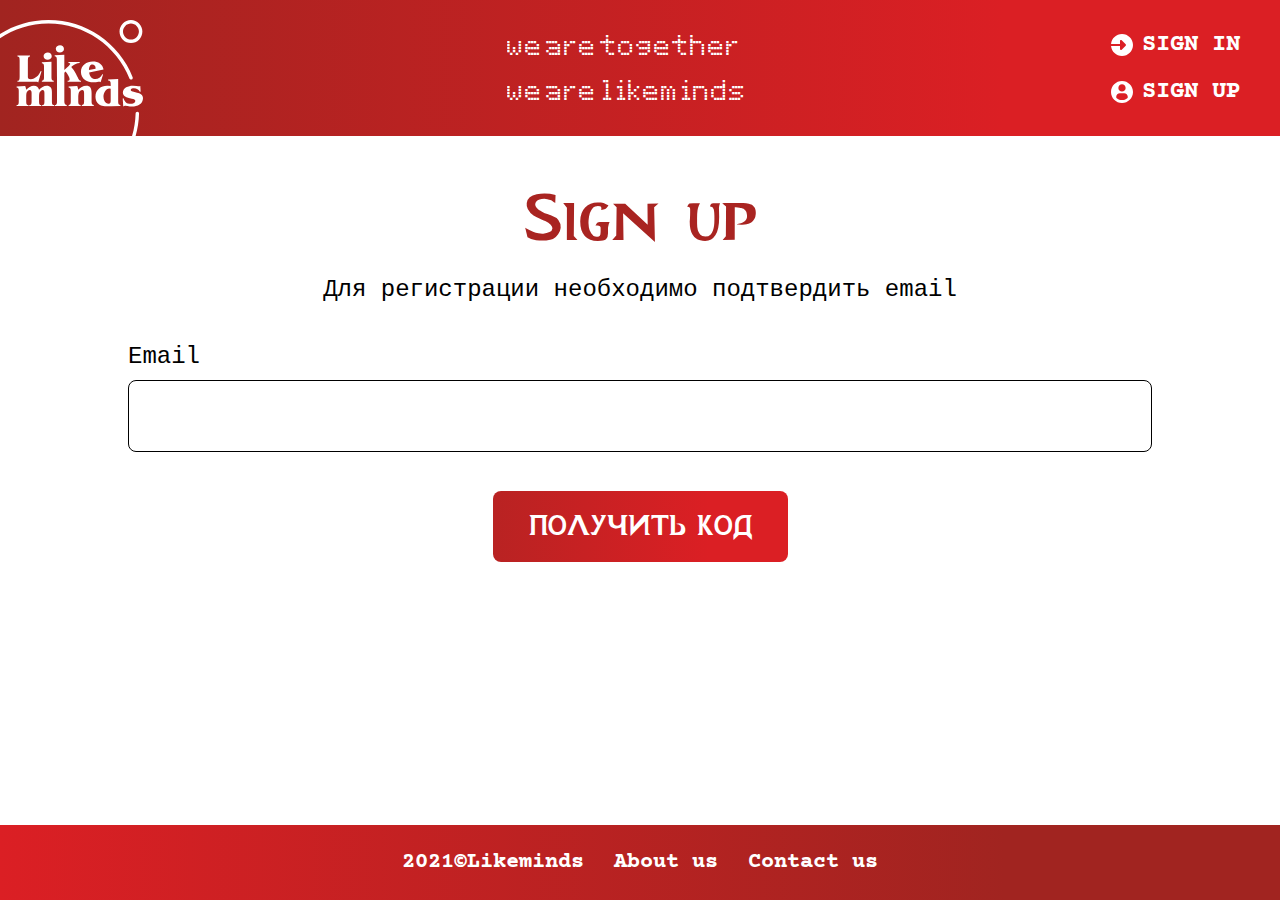
<file: signup.html>
<!DOCTYPE html>
<html lang="en">
<head>
	<meta charset="UTF-8">
	<meta name="viewport" content="width=device-width, initial-scale=1.0">
	<title>Main Page</title>
	<link rel="stylesheet" href="css/jquery-ui.css">
	<link rel="stylesheet" href="css/select2.min.css">
	<link rel="stylesheet" href="css/style.css">
</head>
<body>
	<header>
		<div class="omd">
			<a href="index.html" class="logo-link"><img src="images/logo.svg" alt="Logo" class="logo"></a>
			<div class="slogan">
				<p>we are together</p>
				<p>we are likeminds</p>
			</div>
			<div class="auth-links">
				<p><a href="#"><img src="images/signin.svg" alt="Signin icon">Sign in</a></p>
				<p><a href="#"><img src="images/signup.svg" alt="Signup icon">Sign up</a></p>
			</div>	
		</div>
		<div class="osm">
			<div>
				<a href="index.html" class="logo-link"><img src="images/logo.svg" alt="Logo" class="logo"></a>
				<div class="slogan">
					<p>we are together</p>
					<p>we are likeminds</p>
				</div>	
			</div>
			<div class="auth-links">
				<p><a href="#"><img src="images/signin.svg" alt="Signin icon">Sign in</a></p>
				<p><a href="#"><img src="images/signup.svg" alt="Signup icon">Sign up</a></p>
			</div>	
		</div>
		<div class="oxs">
			<a href="index.html" class="logo-link"><img src="images/logo.svg" alt="Logo" class="logo"></a>
			<div>
				<p class="slogan">we are together.&nbsp;&nbsp;&nbsp;&nbsp;we are likeminds.</p>
				<div class="auth-links">
					<p><a href="#"><img src="images/signin.svg" alt="Signin icon">Sign in</a></p>
					<p><a href="#"><img src="images/signup.svg" alt="Signup icon">Sign up</a></p>
				</div>	
			</div>
			
		</div>
	</header>
	<main>
		<div class="lgcontent">
			<h3>Sign up</h3>
			<form method="POST" class="email-confirm">
				<p class="form-heading">Для регистрации необходимо подтвердить email</p>
				<label class="field-wrapper">
					<p>Email</p>
					<input type="text" class="flde" name="email" required>
				</label>
				<input type="submit" value="Получить код" class="btn">
				<p class="timer"></p>
			</form>
			<form method="POST" class="code-confirm">
				<label class="field-wrapper">
					<p>Введите код</p>
					<input type="text" name="code" class="fldn" required>
				</label>
				<input type="submit" value="Подтвердить" class="btn">
			</form>
			<form method="POST" class="data-confirm">
				<p class="form-heading">Заполните данные</p>
				<label class="field-wrapper">
					<p>Логин (email)<span class="rq">*</span></p>
					<input type="text" class="flde" name="email" required>
				</label>
				<label class="field-wrapper">
					<p>Пароль<span class="rq">*</span></p>
					<input type="password" class="fldd" name="password" required>
				</label>
				<label class="field-wrapper">
					<p>Повторите пароль<span class="rq">*</span></p>
					<input type="password" class="fldd" name="password2" required>
				</label>
				<label class="field-wrapper">
					<p>Name/Nickname<span class="rq">*</span></p>
					<input type="text" class="fldd" name="nickname" required>
				</label>
				<label class="field-wrapper">
					<p>Биологический пол (м/ж)<span class="rq">*</span></p>
					<div class="radio-group">
						<input type="radio" id="male" name="gender" checked>
	    				<label for="male">Мужской</label>
	    				<input type="radio" id="female" name="gender">
	    				<label for="female">Женский</label>	
					</div>
				</label>
				<label class="field-wrapper">
					<p>Возраст<span class="rq">*</span></p>
					<input type="text" name="birth" required class="date" placeholder="Дата">
					<div class="date-trigger"></div>
				</label>
				<label class="field-wrapper">
					<p>Интересы</p>
					<select name="interests" multiple="multiple">
						<option value="int1" data-image="option">Коллекционер Barbie</option>
						<option value="int1" data-image="option">Коллекционер Winx</option>
						<option value="int1" data-image="option">Коллекционер Ещё чего-нибудь</option>
						<option value="int1" data-image="option">Коллекционер Ещё чего-нибудь</option>
						<option value="int1" data-image="option">Коллекционер Ещё чего-нибудь</option>
						<option value="int1" data-image="option">Коллекционер Ещё чего-нибудь</option>
						<option value="int1" data-image="option">Коллекционер Ещё чего-нибудь</option>
						<option value="int1" data-image="option">Коллекционер Ещё чего-нибудь</option>
						<option value="int1" data-image="option">Коллекционер Ещё чего-нибудь</option>
						<option value="int1" data-image="option">Коллекционер Ещё чего-нибудь</option>
						<option value="int1" data-image="option">Коллекционер Ещё чего-нибудь</option>
						<option value="int1" data-image="option">Коллекционер Ещё чего-нибудь</option>
					</select>
				</label>
				<label class="field-wrapper">
					<p>I'm from<span class="rq">*</span></p>
					<select name="country" required>
						<option value="">Выберите страну</option>
						<option value="ru">Россия</option>
						<option value="ru">Россия</option>
						<option value="ru">Россия</option>
						<option value="ru">Россия</option>
						<option value="ru">Россия</option>
						<option value="ru">Россия</option>
						<option value="ru">Россия</option>
						<option value="ru">Россия</option>
						<option value="ru">Россия</option>
						<option value="ru">Россия</option>
						<option value="ru">Россия</option>
						<option value="ru">Россия</option>
						<option value="ru">Россия</option>
						<option value="ru">Россия</option>
						<option value="ru">Россия</option>
					</select>
				</label>
				<label class="field-wrapper">
					<p>Now I`m here</p>
					<select name="country2">
						<option value="">Выберите страну</option>
						<option value="ru">Россия</option>
						<option value="ru">Россия</option>
						<option value="ru">Россия</option>
						<option value="ru">Россия</option>
						<option value="ru">Россия</option>
						<option value="ru">Россия</option>
						<option value="ru">Россия</option>
						<option value="ru">Россия</option>
						<option value="ru">Россия</option>
						<option value="ru">Россия</option>
						<option value="ru">Россия</option>
						<option value="ru">Россия</option>
						<option value="ru">Россия</option>
						<option value="ru">Россия</option>
						<option value="ru">Россия</option>
					</select>
				</label>
				<label class="field-wrapper">
					<p>Базовый язык<span class="rq">*</span></p>
					<select name="language" required>
						<option value="">Выберите язык</option>
						<option value="ru">Русский</option>
						<option value="ru">Русский</option>
						<option value="ru">Русский</option>
						<option value="ru">Русский</option>
						<option value="ru">Русский</option>
						<option value="ru">Русский</option>
					</select>
				</label>
				<label class="field-wrapper">
					<p>Дополнительный язык</p>
					<select name="language2" multiple="multiple">
						<option value="">Выберите язык</option>
						<option value="en">Английский</option>
						<option value="ch">Китайский</option>
						<option value="es">Испанский</option>
						<option value="it">Итальянский</option>
						<option value="fr">Французский</option>
						<option value="pr">Португальский</option>
					</select>
				</label>
				<label class="field-wrapper">
					<p>Социальные сети</p>
					<select name="social">
						<option value="vk" data-limage="vk">Vk.com</option>
						<option value="vk" data-limage="vk">Vk.com</option>
						<option value="vk" data-limage="vk">Vk.com</option>
						<option value="vk" data-limage="vk">Vk.com</option>
						<option value="vk" data-limage="vk">Vk.com</option>
						<option value="vk" data-limage="vk">Vk.com</option>
						<option value="vk" data-limage="vk">Vk.com</option>
						<option value="vk" data-limage="vk">Vk.com</option>
						<option value="vk" data-limage="vk">Vk.com</option>
						<option value="vk" data-limage="vk">Vk.com</option>
						<option value="vk" data-limage="vk">Vk.com</option>
						<option value="vk" data-limage="vk">Vk.com</option>
						<option value="vk" data-limage="vk">Vk.com</option>
						<option value="vk" data-limage="vk">Vk.com</option>
						<option value="vk" data-limage="vk">Vk.com</option>
					</select>
					<div class="additem"></div>
				</label>
				<label class="field-wrapper">
					<input type="checkbox" id="agree" required>
	  				<label for="agree">Я согласен с <a href="#">правилами</a></label>	
				</label>
				
				<input type="submit" value="Принять" class="btn btn-big">
			</form>
		</div>
	</main>
	<footer>
		<a href="#">2021©Likeminds</a>
		<a href="#">About<br> us</a>
		<a href="#">Contact<br> us</a>
	</footer>
	<script src="js/jquery-1.12.4.min.js"></script>
	<script src="js/jquery-ui.min.js"></script>
	<script src="js/select2.min.js"></script>
	<script src="js/jquery.nicescroll.min.js"></script>
	<script src="js/script.js"></script>
</body>
</html>
</file>
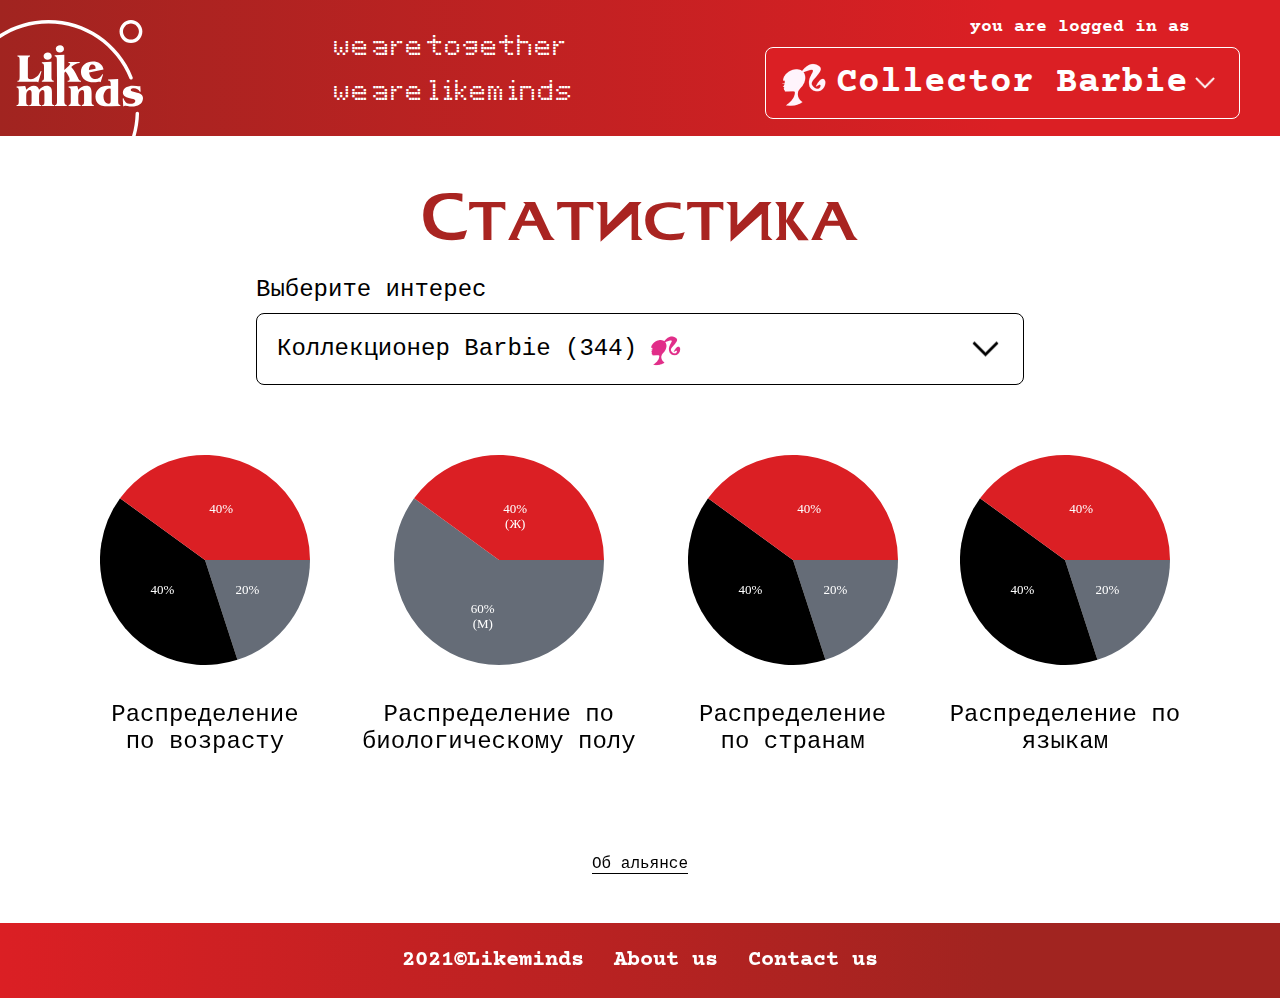
<file: statistics.html>
<!DOCTYPE html>
<html lang="en">
<head>
	<meta charset="UTF-8">
	<meta name="viewport" content="width=device-width, initial-scale=1.0">
	<title>Main Page</title>
	<link rel="stylesheet" href="css/jquery-ui.css">
	<link rel="stylesheet" href="css/select2.min.css">
	<link rel="stylesheet" href="css/style.css">
</head>
<body>
	<header>
		<div class="omd">
			<a href="index.html" class="logo-link"><img src="images/logo.svg" alt="Logo" class="logo"></a>
			<div class="slogan">
				<p>we are together</p>
				<p>we are likeminds</p>
			</div>
			<div class="auth-links">
				<p class="logged">you are logged in as</p>
				<select name="type" class="type">
					<option value="tp1" data-limage="type">Collector Barbie</option>
					<option value="tp1" data-limage="type">Moonwalker</option>
					<option value="tp1" data-limage="type">Moonwalker</option>
					<option value="tp1" data-limage="type">Moonwalker</option>
					<option value="tp1" data-limage="type">Moonwalker</option>
					<option value="tp1" data-limage="type">Moonwalker</option>
					<option value="tp1" data-limage="type">Moonwalker</option>
					<option value="tp1" data-limage="type">Moonwalker</option>
					<option value="tp1" data-limage="type">Moonwalker</option>
					<option value="tp1" data-limage="type">Moonwalker</option>
					<option value="tp1" data-limage="type">Moonwalker</option>
					<option value="tp1" data-limage="type">Moonwalker</option>
					<option value="tp1" data-limage="type">Moonwalker</option>
				</select>
			</div>	
		</div>
		<div class="osm">
			<div>
				<a href="index.html" class="logo-link"><img src="images/logo.svg" alt="Logo" class="logo"></a>
				<div class="slogan">
					<p>we are together</p>
					<p>we are likeminds</p>
				</div>	
			</div>
			<div class="auth-links">
				<p class="logged">you are logged in as</p>
				<select name="type" class="type">
					<option value="tp1" data-limage="type">Collector Barbie</option>
					<option value="tp1" data-limage="type">Moonwalker</option>
					<option value="tp1" data-limage="type">Moonwalker</option>
					<option value="tp1" data-limage="type">Moonwalker</option>
					<option value="tp1" data-limage="type">Moonwalker</option>
					<option value="tp1" data-limage="type">Moonwalker</option>
					<option value="tp1" data-limage="type">Moonwalker</option>
					<option value="tp1" data-limage="type">Moonwalker</option>
					<option value="tp1" data-limage="type">Moonwalker</option>
					<option value="tp1" data-limage="type">Moonwalker</option>
					<option value="tp1" data-limage="type">Moonwalker</option>
					<option value="tp1" data-limage="type">Moonwalker</option>
					<option value="tp1" data-limage="type">Moonwalker</option>
				</select>
			</div>	
		</div>
		<div class="oxs">
			<a href="index.html" class="logo-link"><img src="images/logo.svg" alt="Logo" class="logo"></a>
			<div>
				<p class="logged">you are logged in as</p>
				<select name="type" class="type">
					<option value="tp1" data-limage="type">Collector Barbie</option>
					<option value="tp1" data-limage="type">Moonwalker</option>
					<option value="tp1" data-limage="type">Moonwalker</option>
					<option value="tp1" data-limage="type">Moonwalker</option>
					<option value="tp1" data-limage="type">Moonwalker</option>
					<option value="tp1" data-limage="type">Moonwalker</option>
					<option value="tp1" data-limage="type">Moonwalker</option>
					<option value="tp1" data-limage="type">Moonwalker</option>
					<option value="tp1" data-limage="type">Moonwalker</option>
					<option value="tp1" data-limage="type">Moonwalker</option>
					<option value="tp1" data-limage="type">Moonwalker</option>
					<option value="tp1" data-limage="type">Moonwalker</option>
					<option value="tp1" data-limage="type">Moonwalker</option>
				</select>	
			</div>
			
		</div>
	</header>
	<main>
		<h3>Статистика</h3>
		<label class="interest-wrapper">
			<p>Выберите интерес</p>
			<select name="interest">
				<option value="tp1" data-image="option">Коллекционер Barbie (344)</option>
				<option value="tp1" data-image="option">Moonwalker</option>
				<option value="tp1" data-image="option">Moonwalker</option>
				<option value="tp1" data-image="option">Moonwalker</option>
				<option value="tp1" data-image="option">Moonwalker</option>
				<option value="tp1" data-image="option">Moonwalker</option>
				<option value="tp1" data-image="option">Moonwalker</option>
				<option value="tp1" data-image="option">Moonwalker</option>
				<option value="tp1" data-image="option">Moonwalker</option>
				<option value="tp1" data-image="option">Moonwalker</option>
				<option value="tp1" data-image="option">Moonwalker</option>
				<option value="tp1" data-image="option">Moonwalker</option>
				<option value="tp1" data-image="option">Moonwalker</option>
			</select>
		</label>
		<div class="charts">
			<div class="canvas-wrapper">
				<canvas id="chart1" width="210" height="210"></canvas>
				<p>Распределение<br>по возрасту</p>
			</div>
			<div class="canvas-wrapper">
				<canvas id="chart2" width="210" height="210"></canvas>
				<p>Распределение по<br>биологическому полу</p>
			</div>
			<div class="canvas-wrapper">
				<canvas id="chart3" width="210" height="210"></canvas>
				<p>Распределение<br>по странам</p>
			</div>
			<div class="canvas-wrapper">
				<canvas id="chart4" width="210" height="210"></canvas>
				<p>Распределение по<br>языкам</p>
			</div>
		</div>
		<p class="about"><a href="#">Об альянсе</a></p>
	</main>
	<footer>
		<a href="#">2021©Likeminds</a>
		<a href="#">About<br> us</a>
		<a href="#">Contact<br> us</a>
	</footer>
	<script src="js/jquery-1.12.4.min.js"></script>
	<script src="js/jquery-ui.min.js"></script>
	<script src="js/select2.min.js"></script>
	<script src="js/jquery.nicescroll.min.js"></script>
	<script src="js/script.js"></script>
</body>
</html>
</file>
<file: css/style.css>
* {
	margin: 0;
	padding: 0;
	-webkit-box-sizing: border-box;
	   -moz-box-sizing: border-box;
	        box-sizing: border-box;
}
@font-face {
	font-family: "MK-90";
	src: url(../fonts/mk90.ttf) format("truetype");
}
@font-face {
	font-family: "Courier New";
	src: url(../fonts/CourierNew.ttf) format("truetype");
}
@font-face {
	font-family: "Courier Prime";
	src: url(../fonts/CourierPrime-Bold.ttf) format("truetype");
}
@font-face {
	font-family: "ar_Aquaguy";
	src: url(../fonts/ar_Aquaguy.otf) format("opentype");
}
html, body {
	font-size: 20px;
}
body {
    display: -webkit-box;
    display: -webkit-flex;
    display: -moz-box;
    display: -ms-flexbox;
    display: flex;
    min-height: 100vh;
    -webkit-box-orient: vertical;
    -webkit-box-direction: normal;
    -webkit-flex-direction: column;
       -moz-box-orient: vertical;
       -moz-box-direction: normal;
        -ms-flex-direction: column;
            flex-direction: column;
    padding: 0;
    margin: 0;
    font-family: "Courier New";
}

main {
	-webkit-box-flex: 1;
	-webkit-flex: 1 0 auto;
	   -moz-box-flex: 1;
	    -ms-flex: 1 0 auto;
	        flex: 1 0 auto;
}
a {
	color: inherit;
	text-decoration: none;
	background-color: transparent;
	-webkit-tap-highlight-color: rgba(0, 0, 0, 0);
}
h4 {
	font-family: "ar_Aquaguy";
	font-size: .9rem;
	color: #A92421;
	margin-bottom: 5px;
	margin-top: 10px;
	font-weight: normal;
}
h3 {
	font-family: "ar_Aquaguy";
	font-size: 3.2rem;
	color: #A92421;
	margin-bottom: 20px;
	margin-top: 10px;
	font-weight: normal;
}
h3.article-heading {
	font-size: 2rem;
	margin-top: 0;
}
p {
	font-family: "Courier New";
	font-size: 1.2rem;
}
header > div {
	background: -webkit-gradient(linear, right top, left top, color-stop(21.55%, #DB1F24), to(#A12420));
	background: -webkit-linear-gradient(right, #DB1F24 21.55%, #A12420 100%);
	background: -moz-linear-gradient(right, #DB1F24 21.55%, #A12420 100%);
	background: -o-linear-gradient(right, #DB1F24 21.55%, #A12420 100%);
	background: linear-gradient(270deg, #DB1F24 21.55%, #A12420 100%);
	display: -webkit-box;
	display: -webkit-flex;
	display: -moz-box;
	display: -ms-flexbox;
	display: flex;
	-webkit-box-pack: justify;
	-webkit-justify-content: space-between;
	   -moz-box-pack: justify;
	    -ms-flex-pack: justify;
	        justify-content: space-between;
	-webkit-box-align: center;
	-webkit-align-items: center;
	   -moz-box-align: center;
	    -ms-flex-align: center;
	        align-items: center;
	padding-right: 40px;
}
header img.logo {
	margin-top: 20px;
}
header .slogan {
	font-family: "MK-90";
	color: #fff;
	line-height: 45px;
}
header .slogan p {
	font-family: inherit;
	font-size: inherit;
}
header .logo-link {
	line-height: 0;
}
header .auth-links p {
	font-family: "Courier Prime";
	font-size: 1.2rem;
	text-transform: uppercase;
	color: #fff;
}
header div p.logged {
	font-size: 0.9rem;
	text-transform: none;
	margin-bottom: 10px;
	padding-right: 50px;
	text-align: right;
	display: block;
	font-family: "Courier Prime";
	color: #fff;
}
header .auth-links p {
	margin-bottom: 20px;
}
header .auth-links p:last-child {
	margin-bottom: 0;
}
header .auth-links a img {
	vertical-align: middle;
	margin-right: 9px;
}
header a:hover,
footer a:hover {
	text-decoration: underline;
}
main {
	padding: 40px 0;
}
div.main-navigation {
	text-align: center;
	margin: 120px 0;
}
div.main-navigation > div {
	width: 265px;
	height: 265px;
	border: 8px solid transparent;
	-webkit-border-radius: 50%;
	   -moz-border-radius: 50%;
	        border-radius: 50%;
	background-image: -webkit-gradient(linear, left top, left bottom, from(white), to(white)), -webkit-gradient(linear, left top, left bottom, from(#A72421), to(#DB1F24));
	background-image: -webkit-linear-gradient(white, white), -webkit-linear-gradient(top, #A72421, #DB1F24);
	background-image: -moz-linear-gradient(white, white), -moz-linear-gradient(top, #A72421, #DB1F24);
	background-image: -o-linear-gradient(white, white), -o-linear-gradient(top, #A72421, #DB1F24);
	background-image: linear-gradient(white, white), linear-gradient(to bottom, #A72421, #DB1F24);
	-webkit-background-origin: border-box;
	   -moz-background-origin: border-box;
	     -o-background-origin: border-box;
	        background-origin: border-box;
	background-clip: content-box, border-box;
	position: relative;
	display: inline-block;
	-webkit-transition: -webkit-box-shadow .3s ease-in-out;
	transition: -webkit-box-shadow .3s ease-in-out;
	-o-transition: box-shadow .3s ease-in-out;
	-moz-transition: box-shadow .3s ease-in-out, -moz-box-shadow .3s ease-in-out;
	transition: box-shadow .3s ease-in-out;
	transition: box-shadow .3s ease-in-out, -webkit-box-shadow .3s ease-in-out, -moz-box-shadow .3s ease-in-out;
}
div.main-navigation > div:before {
	position: absolute;
	content: "";
	display: block;
	width: 90%;
	height: 90%;
	background: -webkit-gradient(linear, left top, left bottom, from(#A72421), to(#DB1F24));
	background: -webkit-linear-gradient(top, #A72421, #DB1F24);
	background: -moz-linear-gradient(top, #A72421, #DB1F24);
	background: -o-linear-gradient(top, #A72421, #DB1F24);
	background: linear-gradient(to bottom, #A72421, #DB1F24);
	z-index: -1;
	top: 50%;
	left: 50%;
	-webkit-transform: translate(-50%, -50%);
	   -moz-transform: translate(-50%, -50%);
	    -ms-transform: translate(-50%, -50%);
	     -o-transform: translate(-50%, -50%);
	        transform: translate(-50%, -50%);
	-webkit-border-radius: 50%;
	   -moz-border-radius: 50%;
	        border-radius: 50%;
	-webkit-filter: blur(8px);
	        filter: blur(8px);
	-webkit-transition: .3s ease-in-out;
	-o-transition: .3s ease-in-out;
	-moz-transition: .3s ease-in-out;
	transition: .3s ease-in-out;
}
div.main-navigation > div:first-child {
	display: block;
	margin-left: auto;
	margin-right: auto;
}
div.main-navigation > div > a {
	display: -webkit-inline-box;
	display: -webkit-inline-flex;
	display: -moz-inline-box;
	display: -ms-inline-flexbox;
	display: inline-flex;
	width: 100%;
	height: 100%;
	-webkit-border-radius: 50%;
	   -moz-border-radius: 50%;
	        border-radius: 50%;
	-webkit-box-pack: center;
	-webkit-justify-content: center;
	   -moz-box-pack: center;
	    -ms-flex-pack: center;
	        justify-content: center;
	-webkit-box-align: center;
	-webkit-align-items: center;
	   -moz-box-align: center;
	    -ms-flex-align: center;
	        align-items: center;
	font-family: "ar_Aquaguy";
	text-align: center;
	color: #A92421;
	font-size: 1.2rem;
}
div.main-navigation > div:after {
	content: "";
	position: absolute;
	display: block;
	width: 45px;
	height: 45px;
	border: 8px solid transparent;
	-webkit-border-radius: 50%;
	   -moz-border-radius: 50%;
	        border-radius: 50%;
	background-image: -webkit-gradient(linear, left top, left bottom, from(white), to(white)), -webkit-gradient(linear, left top, left bottom, from(#A72421), to(#DB1F24));
	background-image: -webkit-linear-gradient(white, white), -webkit-linear-gradient(top, #A72421, #DB1F24);
	background-image: -moz-linear-gradient(white, white), -moz-linear-gradient(top, #A72421, #DB1F24);
	background-image: -o-linear-gradient(white, white), -o-linear-gradient(top, #A72421, #DB1F24);
	background-image: linear-gradient(white, white), linear-gradient(to bottom, #A72421, #DB1F24);
	-webkit-background-origin: border-box;
	   -moz-background-origin: border-box;
	     -o-background-origin: border-box;
	        background-origin: border-box;
	background-clip: content-box, border-box;
	top: 104px;
	left: 104px;
	-webkit-box-sizing: border-box;
	   -moz-box-sizing: border-box;
	        box-sizing: border-box;
	-webkit-animation-duration: 13s;
	   -moz-animation-duration: 13s;
	     -o-animation-duration: 13s;
	        animation-duration: 13s;
	-webkit-animation-timing-function: linear;
	   -moz-animation-timing-function: linear;
	     -o-animation-timing-function: linear;
	        animation-timing-function: linear;
	-webkit-animation-delay: 0s;
	   -moz-animation-delay: 0s;
	     -o-animation-delay: 0s;
	        animation-delay: 0s;
	-webkit-animation-iteration-count: infinite;
	   -moz-animation-iteration-count: infinite;
	     -o-animation-iteration-count: infinite;
	        animation-iteration-count: infinite;
	-webkit-animation-name: rotate;
	   -moz-animation-name: rotate;
	     -o-animation-name: rotate;
	        animation-name: rotate;
	-webkit-transition: -webkit-box-shadow .3s ease-in-out;
	transition: -webkit-box-shadow .3s ease-in-out;
	-o-transition: box-shadow .3s ease-in-out;
	-moz-transition: box-shadow .3s ease-in-out, -moz-box-shadow .3s ease-in-out;
	transition: box-shadow .3s ease-in-out;
	transition: box-shadow .3s ease-in-out, -webkit-box-shadow .3s ease-in-out, -moz-box-shadow .3s ease-in-out;
}
div.main-navigation > div:hover:before {
	width: 120%;
	height: 120%;
}
div.main-navigation > div:hover:after {
	-webkit-box-shadow: 0px 0px 12px 8px #A72421, inset 0px 1px 10px 8px #52424261;
	   -moz-box-shadow: 0px 0px 12px 8px #A72421, inset 0px 1px 10px 8px #52424261;
	        box-shadow: 0px 0px 12px 8px #A72421, inset 0px 1px 10px 8px #52424261;
}
div.main-navigation > div:last-child {
	margin-top: 75px;
	margin-left: 150px;
}
div.main-navigation > div:last-child:after {
	-webkit-animation-name: rotate2;
	   -moz-animation-name: rotate2;
	     -o-animation-name: rotate2;
	        animation-name: rotate2;
}
div.main-navigation > div:first-child:after {
	-webkit-animation-name: rotate3;
	   -moz-animation-name: rotate3;
	     -o-animation-name: rotate3;
	        animation-name: rotate3;
}
@-webkit-keyframes rotate {
    from {
        -webkit-transform: rotate(-135deg) translateX(175px) rotate(-135deg);
                transform: rotate(-135deg) translateX(175px) rotate(-135deg);
    }
    to {
        -webkit-transform: rotate(225deg) translateX(175px) rotate(-225deg);
                transform: rotate(225deg) translateX(175px) rotate(-225deg);
    }
}
@-moz-keyframes rotate {
    from {
        -moz-transform: rotate(-135deg) translateX(175px) rotate(-135deg);
             transform: rotate(-135deg) translateX(175px) rotate(-135deg);
    }
    to {
        -moz-transform: rotate(225deg) translateX(175px) rotate(-225deg);
             transform: rotate(225deg) translateX(175px) rotate(-225deg);
    }
}
@-o-keyframes rotate {
    from {
        -o-transform: rotate(-135deg) translateX(175px) rotate(-135deg);
           transform: rotate(-135deg) translateX(175px) rotate(-135deg);
    }
    to {
        -o-transform: rotate(225deg) translateX(175px) rotate(-225deg);
           transform: rotate(225deg) translateX(175px) rotate(-225deg);
    }
}
@keyframes rotate {
    from {
        -webkit-transform: rotate(-135deg) translateX(175px) rotate(-135deg);
           -moz-transform: rotate(-135deg) translateX(175px) rotate(-135deg);
             -o-transform: rotate(-135deg) translateX(175px) rotate(-135deg);
                transform: rotate(-135deg) translateX(175px) rotate(-135deg);
    }
    to {
        -webkit-transform: rotate(225deg) translateX(175px) rotate(-225deg);
           -moz-transform: rotate(225deg) translateX(175px) rotate(-225deg);
             -o-transform: rotate(225deg) translateX(175px) rotate(-225deg);
                transform: rotate(225deg) translateX(175px) rotate(-225deg);
    }
}
@-webkit-keyframes rotate2 {
    from {
        -webkit-transform: rotate(45deg) translateX(175px) rotate(45deg);
                transform: rotate(45deg) translateX(175px) rotate(45deg);
    }
    to {
        -webkit-transform: rotate(405deg) translateX(175px) rotate(-405deg);
                transform: rotate(405deg) translateX(175px) rotate(-405deg);
    }
}
@-moz-keyframes rotate2 {
    from {
        -moz-transform: rotate(45deg) translateX(175px) rotate(45deg);
             transform: rotate(45deg) translateX(175px) rotate(45deg);
    }
    to {
        -moz-transform: rotate(405deg) translateX(175px) rotate(-405deg);
             transform: rotate(405deg) translateX(175px) rotate(-405deg);
    }
}
@-o-keyframes rotate2 {
    from {
        -o-transform: rotate(45deg) translateX(175px) rotate(45deg);
           transform: rotate(45deg) translateX(175px) rotate(45deg);
    }
    to {
        -o-transform: rotate(405deg) translateX(175px) rotate(-405deg);
           transform: rotate(405deg) translateX(175px) rotate(-405deg);
    }
}
@keyframes rotate2 {
    from {
        -webkit-transform: rotate(45deg) translateX(175px) rotate(45deg);
           -moz-transform: rotate(45deg) translateX(175px) rotate(45deg);
             -o-transform: rotate(45deg) translateX(175px) rotate(45deg);
                transform: rotate(45deg) translateX(175px) rotate(45deg);
    }
    to {
        -webkit-transform: rotate(405deg) translateX(175px) rotate(-405deg);
           -moz-transform: rotate(405deg) translateX(175px) rotate(-405deg);
             -o-transform: rotate(405deg) translateX(175px) rotate(-405deg);
                transform: rotate(405deg) translateX(175px) rotate(-405deg);
    }
}
@-webkit-keyframes rotate3 {
    from {
        -webkit-transform: rotate(-45deg) translateX(175px) rotate(-45deg);
                transform: rotate(-45deg) translateX(175px) rotate(-45deg);
    }
    to {
        -webkit-transform: rotate(315deg) translateX(175px) rotate(-315deg);
                transform: rotate(315deg) translateX(175px) rotate(-315deg);
    }
}
@-moz-keyframes rotate3 {
    from {
        -moz-transform: rotate(-45deg) translateX(175px) rotate(-45deg);
             transform: rotate(-45deg) translateX(175px) rotate(-45deg);
    }
    to {
        -moz-transform: rotate(315deg) translateX(175px) rotate(-315deg);
             transform: rotate(315deg) translateX(175px) rotate(-315deg);
    }
}
@-o-keyframes rotate3 {
    from {
        -o-transform: rotate(-45deg) translateX(175px) rotate(-45deg);
           transform: rotate(-45deg) translateX(175px) rotate(-45deg);
    }
    to {
        -o-transform: rotate(315deg) translateX(175px) rotate(-315deg);
           transform: rotate(315deg) translateX(175px) rotate(-315deg);
    }
}
@keyframes rotate3 {
    from {
        -webkit-transform: rotate(-45deg) translateX(175px) rotate(-45deg);
           -moz-transform: rotate(-45deg) translateX(175px) rotate(-45deg);
             -o-transform: rotate(-45deg) translateX(175px) rotate(-45deg);
                transform: rotate(-45deg) translateX(175px) rotate(-45deg);
    }
    to {
        -webkit-transform: rotate(315deg) translateX(175px) rotate(-315deg);
           -moz-transform: rotate(315deg) translateX(175px) rotate(-315deg);
             -o-transform: rotate(315deg) translateX(175px) rotate(-315deg);
                transform: rotate(315deg) translateX(175px) rotate(-315deg);
    }
}

@-webkit-keyframes xrotate {
    from {
        -webkit-transform: rotate(-135deg) translateX(130px) rotate(-135deg);
                transform: rotate(-135deg) translateX(130px) rotate(-135deg);
    }
    to {
        -webkit-transform: rotate(225deg) translateX(130px) rotate(-225deg);
                transform: rotate(225deg) translateX(130px) rotate(-225deg);
    }
}

@-moz-keyframes xrotate {
    from {
        -moz-transform: rotate(-135deg) translateX(130px) rotate(-135deg);
             transform: rotate(-135deg) translateX(130px) rotate(-135deg);
    }
    to {
        -moz-transform: rotate(225deg) translateX(130px) rotate(-225deg);
             transform: rotate(225deg) translateX(130px) rotate(-225deg);
    }
}

@-o-keyframes xrotate {
    from {
        -o-transform: rotate(-135deg) translateX(130px) rotate(-135deg);
           transform: rotate(-135deg) translateX(130px) rotate(-135deg);
    }
    to {
        -o-transform: rotate(225deg) translateX(130px) rotate(-225deg);
           transform: rotate(225deg) translateX(130px) rotate(-225deg);
    }
}

@keyframes xrotate {
    from {
        -webkit-transform: rotate(-135deg) translateX(130px) rotate(-135deg);
           -moz-transform: rotate(-135deg) translateX(130px) rotate(-135deg);
             -o-transform: rotate(-135deg) translateX(130px) rotate(-135deg);
                transform: rotate(-135deg) translateX(130px) rotate(-135deg);
    }
    to {
        -webkit-transform: rotate(225deg) translateX(130px) rotate(-225deg);
           -moz-transform: rotate(225deg) translateX(130px) rotate(-225deg);
             -o-transform: rotate(225deg) translateX(130px) rotate(-225deg);
                transform: rotate(225deg) translateX(130px) rotate(-225deg);
    }
}
@-webkit-keyframes xrotate2 {
    from {
        -webkit-transform: rotate(45deg) translateX(130px) rotate(45deg);
                transform: rotate(45deg) translateX(130px) rotate(45deg);
    }
    to {
        -webkit-transform: rotate(405deg) translateX(130px) rotate(-405deg);
                transform: rotate(405deg) translateX(130px) rotate(-405deg);
    }
}
@-moz-keyframes xrotate2 {
    from {
        -moz-transform: rotate(45deg) translateX(130px) rotate(45deg);
             transform: rotate(45deg) translateX(130px) rotate(45deg);
    }
    to {
        -moz-transform: rotate(405deg) translateX(130px) rotate(-405deg);
             transform: rotate(405deg) translateX(130px) rotate(-405deg);
    }
}
@-o-keyframes xrotate2 {
    from {
        -o-transform: rotate(45deg) translateX(130px) rotate(45deg);
           transform: rotate(45deg) translateX(130px) rotate(45deg);
    }
    to {
        -o-transform: rotate(405deg) translateX(130px) rotate(-405deg);
           transform: rotate(405deg) translateX(130px) rotate(-405deg);
    }
}
@keyframes xrotate2 {
    from {
        -webkit-transform: rotate(45deg) translateX(130px) rotate(45deg);
           -moz-transform: rotate(45deg) translateX(130px) rotate(45deg);
             -o-transform: rotate(45deg) translateX(130px) rotate(45deg);
                transform: rotate(45deg) translateX(130px) rotate(45deg);
    }
    to {
        -webkit-transform: rotate(405deg) translateX(130px) rotate(-405deg);
           -moz-transform: rotate(405deg) translateX(130px) rotate(-405deg);
             -o-transform: rotate(405deg) translateX(130px) rotate(-405deg);
                transform: rotate(405deg) translateX(130px) rotate(-405deg);
    }
}
@-webkit-keyframes xrotate3 {
    from {
        -webkit-transform: rotate(-45deg) translateX(130px) rotate(-45deg);
                transform: rotate(-45deg) translateX(130px) rotate(-45deg);
    }
    to {
        -webkit-transform: rotate(315deg) translateX(130px) rotate(-315deg);
                transform: rotate(315deg) translateX(130px) rotate(-315deg);
    }
}
@-moz-keyframes xrotate3 {
    from {
        -moz-transform: rotate(-45deg) translateX(130px) rotate(-45deg);
             transform: rotate(-45deg) translateX(130px) rotate(-45deg);
    }
    to {
        -moz-transform: rotate(315deg) translateX(130px) rotate(-315deg);
             transform: rotate(315deg) translateX(130px) rotate(-315deg);
    }
}
@-o-keyframes xrotate3 {
    from {
        -o-transform: rotate(-45deg) translateX(130px) rotate(-45deg);
           transform: rotate(-45deg) translateX(130px) rotate(-45deg);
    }
    to {
        -o-transform: rotate(315deg) translateX(130px) rotate(-315deg);
           transform: rotate(315deg) translateX(130px) rotate(-315deg);
    }
}
@keyframes xrotate3 {
    from {
        -webkit-transform: rotate(-45deg) translateX(130px) rotate(-45deg);
           -moz-transform: rotate(-45deg) translateX(130px) rotate(-45deg);
             -o-transform: rotate(-45deg) translateX(130px) rotate(-45deg);
                transform: rotate(-45deg) translateX(130px) rotate(-45deg);
    }
    to {
        -webkit-transform: rotate(315deg) translateX(130px) rotate(-315deg);
           -moz-transform: rotate(315deg) translateX(130px) rotate(-315deg);
             -o-transform: rotate(315deg) translateX(130px) rotate(-315deg);
                transform: rotate(315deg) translateX(130px) rotate(-315deg);
    }
}
footer {
	font-family: "Courier Prime";
	background: -webkit-gradient(linear, right top, left top, color-stop(21.55%, #A12420), to(#DB1F24));
	background: -webkit-linear-gradient(right, #A12420 21.55%, #DB1F24 100%);
	background: -moz-linear-gradient(right, #A12420 21.55%, #DB1F24 100%);
	background: -o-linear-gradient(right, #A12420 21.55%, #DB1F24 100%);
	background: linear-gradient(270deg, #A12420 21.55%, #DB1F24 100%);
	padding: 25px 0;
	text-align: center;
	font-size: 1.1rem;
	color: #fff;
	display: -webkit-box;
	display: -webkit-flex;
	display: -moz-box;
	display: -ms-flexbox;
	display: flex;
	-webkit-box-pack: center;
	-webkit-justify-content: center;
	   -moz-box-pack: center;
	    -ms-flex-pack: center;
	        justify-content: center;
	-webkit-box-align: center;
	-webkit-align-items: center;
	   -moz-box-align: center;
	    -ms-flex-align: center;
	        align-items: center;
	-webkit-box-flex: 0;
	-webkit-flex: 0 0 auto;
	   -moz-box-flex: 0;
	    -ms-flex: 0 0 auto;
	        flex: 0 0 auto;
}
footer a {
	display: inline-block;
	margin: 0 15px;
}
footer br {
	display: none;
}
main {
	text-align: center;
}
.lgcontent {
	padding: 0 245px;
	max-width: 1400px;
	margin: 0 auto;
}
.content {
	padding: 0 20px;
}
form.code-confirm, form.data-confirm {
	display: none;
}
form .field-wrapper {
	text-align: left;
	display: block;
	margin-top: 40px;
	position: relative;
}
form .field-wrapper > p {
	margin-bottom: 10px;
}
form span.rq {
	color: #db1f24;
}
form span.error-message {
	display: none;
	position: absolute;
	bottom: 25px;
	left: 50%;
	-webkit-transform: translateX(-50%);
	   -moz-transform: translateX(-50%);
	    -ms-transform: translateX(-50%);
	     -o-transform: translateX(-50%);
	        transform: translateX(-50%);
	padding: 14px 68px;
	background: #FFFFFF;
	-webkit-box-shadow: 3px 0px 15px rgba(0, 0, 0, 0.25);
	   -moz-box-shadow: 3px 0px 15px rgba(0, 0, 0, 0.25);
	        box-shadow: 3px 0px 15px rgba(0, 0, 0, 0.25);
	-webkit-border-radius: 6px;
	   -moz-border-radius: 6px;
	        border-radius: 6px;
	font-size: 1.2rem;
	z-index: 1;
	color: #DB1F24;
	text-align: center;
}
form span.error-message:after {
	content: "";
	position: absolute;
	display: block;
	width: 14px;
	height: 14px;
	background: #fff;
	left: 50%;
	-webkit-transform: translateX(-50%);
	   -moz-transform: translateX(-50%);
	    -ms-transform: translateX(-50%);
	     -o-transform: translateX(-50%);
	        transform: translateX(-50%);
	-webkit-box-shadow: 3px 0px 15px rgba(0, 0, 0, 0.25);
	   -moz-box-shadow: 3px 0px 15px rgba(0, 0, 0, 0.25);
	        box-shadow: 3px 0px 15px rgba(0, 0, 0, 0.25);
	bottom: -7px;
	-webkit-transform: rotate(45deg);
	   -moz-transform: rotate(45deg);
	    -ms-transform: rotate(45deg);
	     -o-transform: rotate(45deg);
	        transform: rotate(45deg);
	-webkit-transform-origin: top;
	   -moz-transform-origin: top;
	    -ms-transform-origin: top;
	     -o-transform-origin: top;
	        transform-origin: top;
}
form span.error-message:before {
	content: "";
	position: absolute;
	display: block;
	width: 70px;
	height: 14px;
	background: #fff;
	left: 50%;
	-webkit-transform: translateX(-50%);
	   -moz-transform: translateX(-50%);
	    -ms-transform: translateX(-50%);
	     -o-transform: translateX(-50%);
	        transform: translateX(-50%);
	bottom: 0;
	z-index: 1;
}
form .radio-group {
	margin-top: 20px;
}
form .radio-group label:first-of-type {
	margin-right: 25px;
}
.date {
	cursor: default;
}
.date-trigger {
	position: absolute;
	bottom: 1px;
	right: 1px;
	width: 80px;
	height: 70px;
	border-left: 1px solid #000;
	background-image: url(../images/date.png);
	background-repeat: no-repeat;
	background-position: center center;
	cursor: pointer;
}
input[type=text],
input[type=password],
textarea,
.select2-container--default .select2-selection {
	font-family: "Courier New";
	width: 100%;
	height: 72px;
	border: 1px solid #000000;
	-webkit-border-radius: 8px;
	   -moz-border-radius: 8px;
	        border-radius: 8px;
	outline: none;
	font-size: 1.2rem;
	padding: 0 20px;
}
textarea {
	height: 125px;
	padding-top: 15px;
	padding-bottom: 15px;
	resize: none;
}
.select2-container--default .select2-selection--multiple {
	height: auto !important;
	min-height: 72px;
}
.select2-container--default .select2-selection--single .select2-selection__rendered {
	color: #000;
	line-height: 70px;
	padding: 0;
}
.select2-container--default .select2-selection .select2-selection__arrow b,
.select2-container--default .select2-selection .select2-selection__arrow {
	width: 27px;
	height: 17px;
}
.select2-container--default .select2-selection .select2-selection__arrow b {
	border: none;
	background-image: url(../images/arrow.png);
	background-repeat: no-repeat;
	-webkit-background-size: 100% auto;
	   -moz-background-size: 100% auto;
	     -o-background-size: 100% auto;
	        background-size: 100% auto;
	background-position: center;
	display: block;
	position: static;
	margin: 0;
}
.select2-dropdown {
	-webkit-border-radius: 8px;
	   -moz-border-radius: 8px;
	        border-radius: 8px;
	border-color: #000;
	overflow: hidden;
}
.select2-dropdown.type-select,
select.type + .select2-container--default .select2-selection {
	background: #DB1F24;
	font-family: "Courier Prime";
	color: #fff;
	font-size: 1.8rem;
}
select.type + .select2-container--default .select2-selection--single .select2-selection__rendered {
	font-family: "Courier Prime";
	color: #fff;
	font-size: 1.8rem;
}
select.type + .select2-container--default .select2-selection .select2-selection__arrow b,
select.type + .select2-container--default .select2-selection .select2-selection__arrow {
	width: 20px;
	height: 12px;
}
select.type + .select2-container--default .select2-selection .select2-selection__arrow b {
	background-image: url(../images/arrow-white.png);
}
select.type + .select2-container--default .select2-selection {
	padding-left: 8px;
	padding-right: 50px;
}
.select2-dropdown.type-select .select2-results__option {
	font-size: 1.8rem;
}
.type-select .nicescroll-rails {
	border: 1px solid #fff;
    -webkit-border-bottom-right-radius: 8px;
       -moz-border-radius-bottomright: 8px;
            border-bottom-right-radius: 8px;
    border-top: none;
}
select.type + .select2-container--default .select2-selection {
	border-color: #fff;
}
.select2-dropdown.type-select {
	border: none;
	-webkit-box-shadow: 0px 4px 4px rgba(0, 0, 0, 0.25);
	   -moz-box-shadow: 0px 4px 4px rgba(0, 0, 0, 0.25);
	        box-shadow: 0px 4px 4px rgba(0, 0, 0, 0.25);
}
.select2-container--default .select2-results>.select2-results__options {
	max-height: 300px;
}
.select2-results__option {
	padding: 7px 25px;
	font-size: 1.2rem;
}
.select2-container--default .select2-results__option--selected,
.select2-container--default .select2-results__option--highlighted.select2-results__option--selectable {
	background: #EFEFEF;
	color: #000;
}
.select2-container--default .type-select .select2-results__option--selected,
.select2-container--default .type-select .select2-results__option--highlighted.select2-results__option--selectable {
	background: #DB1F24;
	color: #fff;
}
.select2-container--default .select2-selection .select2-selection__arrow {
	top: 50%;
	-webkit-transform: translateY(-50%);
	   -moz-transform: translateY(-50%);
	    -ms-transform: translateY(-50%);
	     -o-transform: translateY(-50%);
	        transform: translateY(-50%);
	right: 25px;
}
.select2-container--default.select2-container--open .select2-selection .select2-selection__arrow b {
	-webkit-transform: rotate(180deg);
	   -moz-transform: rotate(180deg);
	    -ms-transform: rotate(180deg);
	     -o-transform: rotate(180deg);
	        transform: rotate(180deg);
}
.nicescroll-rails-vr .nicescroll-cursors {
	background: -webkit-gradient(linear, left top, left bottom, from(#A72421), to(#DB1F24));
	background: -webkit-linear-gradient(top, #A72421 0%, #DB1F24 100%);
	background: -moz-linear-gradient(top, #A72421 0%, #DB1F24 100%);
	background: -o-linear-gradient(top, #A72421 0%, #DB1F24 100%);
	background: linear-gradient(180deg, #A72421 0%, #DB1F24 100%);
}
.type-select .nicescroll-rails-vr .nicescroll-cursors {
	background: #DB1F24;
}
.select2-container--default .select2-selection .select2-selection__rendered > span,
.select2-results__option > span,
.select2-selection__choice__display > span,
.select2-container--default .select2-selection .select2-selection__rendered > img,
.select2-results__option > img,
.select2-selection__choice__display > img {
	vertical-align: middle;
}
.select2-container--default .select2-selection .select2-selection__rendered > *:last-child,
.select2-results__option > *:last-child,
.select2-selection__choice__display > *:last-child {
	margin-left: 8px;
}
.select2-container--default .select2-selection--multiple .select2-selection__choice {
	background: #fff;
	border: none;
	padding: 0;
	margin-top: 5px;
	margin-bottom: 5px;
}
.select2-search {
    display: none;
}
.select2-container .select2-selection--multiple .select2-selection__rendered {
	display: block;
	width: 100%;
}
.select2-container--default .select2-selection--multiple {
	display: -webkit-box;
	display: -webkit-flex;
	display: -moz-box;
	display: -ms-flexbox;
	display: flex;
	-webkit-box-align: center;
	-webkit-align-items: center;
	   -moz-box-align: center;
	    -ms-flex-align: center;
	        align-items: center;
}
.select2-container--default .select2-selection--multiple .select2-selection__choice__remove {
	position: static;
	border-right: none;
	font-weight: normal;
	color: #DB1F24;
	vertical-align: middle;
}
.select2-container--default .select2-selection--multiple .select2-selection__choice__remove:hover {
	color: #DB1F24;
}
input[type="radio"]:checked,
input[type="radio"]:not(:checked) {
    position: absolute;
    left: -9999px;
}
input[type="radio"]:checked + label,
input[type="radio"]:not(:checked) + label
{
    position: relative;
    padding-left: 40px;
    cursor: pointer;
    line-height: 25px;
    font-size: 1.2rem;
    display: inline-block;
    color: #000;
}
input[type="radio"]:checked + label:before,
input[type="radio"]:not(:checked) + label:before {
    content: '';
    position: absolute;
    left: 0;
    top: 0;
    width: 21px;
    height: 21px;
    border: 2px solid #000;
    -webkit-border-radius: 100%;
       -moz-border-radius: 100%;
            border-radius: 100%;
    background: #fff;
}
input[type="radio"]:checked + label:after,
input[type="radio"]:not(:checked) + label:after {
    content: '';
    width: 13px;
    height: 13px;
    background: #000;
    position: absolute;
    top: 6px;
    left: 6px;
    -webkit-border-radius: 100%;
       -moz-border-radius: 100%;
            border-radius: 100%;
    -webkit-transition: all 0.2s ease;
    -o-transition: all 0.2s ease;
    -moz-transition: all 0.2s ease;
    transition: all 0.2s ease;
}
input[type="radio"]:not(:checked) + label:after {
    opacity: 0;
    -webkit-transform: scale(0);
    -moz-transform: scale(0);
     -ms-transform: scale(0);
      -o-transform: scale(0);
         transform: scale(0);
}
input[type="radio"]:checked + label:after {
    opacity: 1;
    -webkit-transform: scale(1);
    -moz-transform: scale(1);
     -ms-transform: scale(1);
      -o-transform: scale(1);
         transform: scale(1);
}

input[type="checkbox"] { display: none; }

input[type="checkbox"] + label {
  display: block;
  position: relative;
  padding-left: 72px;
  line-height: 41px;
  font-size: 1.2rem;
  cursor: pointer;
  -webkit-user-select: none;
  -moz-user-select: none;
  -ms-user-select: none;
}

input[type="checkbox"] + label a {
	color: #db1f24;
	border-bottom: 1px solid #db1f24;
}

input[type="checkbox"] + label:last-child { margin-bottom: 0; }

input[type="checkbox"] + label:before {
	content: '';
	display: block;
	width: 41px;
	height: 41px;
	border: 1px solid #000000;
	-webkit-box-sizing: border-box;
	   -moz-box-sizing: border-box;
	        box-sizing: border-box;
	-webkit-border-radius: 8px;
	   -moz-border-radius: 8px;
	        border-radius: 8px;
	position: absolute;
	left: 0;
	top: 0;
}

input[type="checkbox"]:checked + label:after {
	content: '';
	display: block;
	width: 30px;
	height: 22px;
	position: absolute;
	left: 6px;
	top: 12px;
	background-image: url(../images/check.png);
	background-repeat: no-repeat;
	-webkit-background-size: 100% auto;
	   -moz-background-size: 100% auto;
	     -o-background-size: 100% auto;
	        background-size: 100% auto;
	background-position: center;
}
p.timer {
	margin-top: 55px;
}
.btn {
	display: inline-block;
	font-family: "ar_Aquaguy";
	font-size: 1.35rem;
	color: #fff;
	text-transform: uppercase;
	background: -webkit-gradient(linear, left top, right top, color-stop(-10.05%, #B42322), color-stop(73.2%, #DB1F24));
	background: -webkit-linear-gradient(left, #B42322 -10.05%, #DB1F24 73.2%);
	background: -moz-linear-gradient(left, #B42322 -10.05%, #DB1F24 73.2%);
	background: -o-linear-gradient(left, #B42322 -10.05%, #DB1F24 73.2%);
	background: linear-gradient(90deg, #B42322 -10.05%, #DB1F24 73.2%);
	-webkit-border-radius: 8px;
	   -moz-border-radius: 8px;
	        border-radius: 8px;
	border: none;
	cursor: pointer;
	padding: 21px 36px;
	margin-top: 39px;
	margin-bottom: 10px;
	-webkit-transition: -webkit-box-shadow .3s ease-in-out;
	transition: -webkit-box-shadow .3s ease-in-out;
	-o-transition: box-shadow .3s ease-in-out;
	-moz-transition: box-shadow .3s ease-in-out, -moz-box-shadow .3s ease-in-out;
	transition: box-shadow .3s ease-in-out;
	transition: box-shadow .3s ease-in-out, -webkit-box-shadow .3s ease-in-out, -moz-box-shadow .3s ease-in-out;
}
.btn img {
	vertical-align: middle;
	margin-right: 10px;
}
.btn.btn-big {
	padding: 21px 80px;
}
.btn.btn-full {
	width: 100%;
	padding: 21px 15px;
}
.btn:hover {
	background: -webkit-gradient(linear, left top, right top, color-stop(-10.05%, #B42322), color-stop(54.41%, #F5292E));
	background: -webkit-linear-gradient(left, #B42322 -10.05%, #F5292E 54.41%);
	background: -moz-linear-gradient(left, #B42322 -10.05%, #F5292E 54.41%);
	background: -o-linear-gradient(left, #B42322 -10.05%, #F5292E 54.41%);
	background: linear-gradient(90deg, #B42322 -10.05%, #F5292E 54.41%);
	-webkit-box-shadow: 0px 4px 17px #A92421;
	   -moz-box-shadow: 0px 4px 17px #A92421;
	        box-shadow: 0px 4px 17px #A92421;
}
.btn:focus {
	background: #DD1A1F;
	-webkit-box-shadow: 0px 4px 17px #A92421;
	   -moz-box-shadow: 0px 4px 17px #A92421;
	        box-shadow: 0px 4px 17px #A92421;
}
.btn[disabled] {
	background: #D2D2D2;
	-webkit-box-shadow: none;
	   -moz-box-shadow: none;
	        box-shadow: none;
	cursor: not-allowed;
}
form .links-block {
	margin-top: 45px;
	line-height: 1.5;
}
form .links-block a:hover {
	border-bottom: 1px solid #000;
}
nav.profile-menu {
	display: -webkit-box;
	display: -webkit-flex;
	display: -moz-box;
	display: -ms-flexbox;
	display: flex;
	-webkit-flex-wrap: wrap;
	    -ms-flex-wrap: wrap;
	        flex-wrap: wrap;
	margin-top: 40px;
}
nav.profile-menu a {
	display: inline-block;
	height: 72px;
	line-height: 72px;
	border: 1px solid #000000;
	-webkit-border-radius: 8px;
	   -moz-border-radius: 8px;
	        border-radius: 8px;
	font-size: 1.35rem;
	font-family: "ar_Aquaguy";
	text-transform: uppercase;
	width: -webkit-calc(50% - 20px);
	width: -moz-calc(50% - 20px);
	width: calc(50% - 20px);
	margin: 10px;
	-webkit-transition: .2s ease-in-out;
	-o-transition: .2s ease-in-out;
	-moz-transition: .2s ease-in-out;
	transition: .2s ease-in-out;
}
nav.profile-menu a:hover {
	background: #EBEBEB;
	border-color: #EBEBEB;
}
nav.profile-menu a:focus {
	background: #D1D1D1;
	border-color: #D1D1D1;
}
nav.profile-menu a span {
	color: #db1f24;
}
form.edit-form > div:nth-child(2) {
	border-top: 1px solid #BEBEBE;
	border-bottom: 1px solid #BEBEBE;
	margin-bottom: 40px;
}
form.edit-form > div:nth-child(2) .field-wrapper {
	margin-top: 40px;
}
form.edit-form > div {
	padding: 0 70px;
}
form.edit-form .field-container {
	display: -webkit-box;
	display: -webkit-flex;
	display: -moz-box;
	display: -ms-flexbox;
	display: flex;
	-webkit-box-align: start;
	-webkit-align-items: flex-start;
	   -moz-box-align: start;
	    -ms-flex-align: start;
	        align-items: flex-start;
	margin-top: 0;
}
form.edit-form .field-container > a {
	margin-top: 60px;
}
form.edit-form .field-wrapper {
	width: 70%;
}
form.edit-form .field-container .field-wrapper {
	margin-right: 27px;
	-webkit-flex-shrink: 0;
	    -ms-flex-negative: 0;
	        flex-shrink: 0;
	margin-top: 0;
	margin-bottom: 40px;
}
form.edit-form .field-container input[type="checkbox"] + label {
	line-height: 0.9;
	text-align: left;
	padding-left: 60px;
	margin-top: 52px;
}
#showsocial + label {
	margin-left: 70px;
}
form.edit-form select[name=language2] + .select2 .select2-selection--multiple .select2-selection__choice {
	background: #F0F0F0;
	padding: 8px 10px;
}
form.edit-form select[name=language2] + .select2 .select2-selection--multiple .select2-selection__choice__remove {
	color: #000;
}
.select2-container--default .select2-selection--multiple {
	padding: 0 5px;
}
form .additem {
	display: block;
	width: 72px;
	height: 72px;
	background-image: url(../images/plus.svg);
	background-repeat: no-repeat;
	background-position: center center;
	cursor: pointer;
	position: absolute;
	top: 36px;
	right: -85px;
	border: 1px solid #000;
	-webkit-border-radius: 8px;
	   -moz-border-radius: 8px;
	        border-radius: 8px;
}
form .social-item span {
	position: absolute;
	top: 50%;
	right: 20px;
	-webkit-transform: translateY(-50%);
	   -moz-transform: translateY(-50%);
	    -ms-transform: translateY(-50%);
	     -o-transform: translateY(-50%);
	        transform: translateY(-50%);
	font-size: 2.5rem;
	cursor: pointer;
}
form .social-item img {
	position: absolute;
	top: 50%;
	left: 20px;
    -webkit-transform: translateY(-50%);
       -moz-transform: translateY(-50%);
        -ms-transform: translateY(-50%);
         -o-transform: translateY(-50%);
            transform: translateY(-50%);
}
form .social-item {
	position: relative;
	margin-top: 15px;
}
form .social-item input[type=text] {
	padding-left: 60px;
}
div.information {
	margin-top: 50px;
	margin-bottom: 60px;
}
div.information .row {
	border-top: 1px solid #BEBEBE;
	padding: 15px 0;
	display: -webkit-box;
	display: -webkit-flex;
	display: -moz-box;
	display: -ms-flexbox;
	display: flex;
	padding-left: 15%;
	padding-right: 5%;
	text-align: left;
	position: relative;
}
div.information .row img {
	vertical-align: middle;
	margin-right: 10px;
}
div.information .row.ileft img {
	margin-left: 14px;
	width: 27px;
	margin-bottom: 10px;
	margin-right: 0;
}
div.information .row.row-high {
	padding-top: 40px;
	padding-bottom: 40px;
}
div.information .row > div:first-child {
	width: 30%;
	-webkit-flex-shrink: 0;
	    -ms-flex-negative: 0;
	        flex-shrink: 0;
}
div.information .row > div:last-child {
	width: 70%;
}
div.information .row.profile > div:last-child > p {
	display: inline-block;
	vertical-align: middle;
}
div.information .row.social > div:last-child > p {
	width: 35%;
	display: inline-block;
	margin: 15px 0;
}
div.information .row.social > div:last-child > p,
div.information .row.social > div:last-child > span {
	font-size: 1.2rem;
}
div.contacts {
	width: 70%;
	max-width: 790px;
	height: 560px;
	overflow-y: auto;
	background: #FFFFFF;
	margin: 0 auto;
	padding-right: 20px;
	border-bottom: 1px solid #BEBEBE;
}
div.contacts > div {
	display: -webkit-box;
	display: -webkit-flex;
	display: -moz-box;
	display: -ms-flexbox;
	display: flex;
	-webkit-box-pack: justify;
	-webkit-justify-content: space-between;
	   -moz-box-pack: justify;
	    -ms-flex-pack: justify;
	        justify-content: space-between;
	-webkit-box-align: center;
	-webkit-align-items: center;
	   -moz-box-align: center;
	    -ms-flex-align: center;
	        align-items: center;
	height: 56px;
	padding-left: 18px;
	padding-right: 6px;
	border-left: 1px solid #BEBEBE;
}
div.contacts > div:first-child {
	border-top: 1px solid #BEBEBE;
}
div.contacts > div:hover {
	border: 1px solid transparent;
	-o-border-image: -o-linear-gradient(#A72421, #DB1F24);
	   border-image: -webkit-gradient(linear, left top, left bottom, from(#A72421), to(#DB1F24));
	   border-image: linear-gradient(#A72421, #DB1F24);
	-moz-border-image: -moz-linear-gradient(#A72421, #DB1F24);
	-webkit-border-image: -webkit-linear-gradient(#A72421, #DB1F24);
	border-image-slice: 1;
}
div.contacts > div p {
	font-size: 1rem;
}
div.contacts > div > p > span {
	font-weight: 700;
	display: inline-block;
	margin-right: 18px;
}
div.contacts .buttons > a {
	vertical-align: middle;
	display: inline-block;
	width: 35px;
	height: 35px;
	border: 1px solid #000000;
	-webkit-border-radius: 4px;
	   -moz-border-radius: 4px;
	        border-radius: 4px;
	margin: 0 3px;
	background-image: url(../images/envelope.png);
	background-repeat: no-repeat;
	background-position: center center;
	-webkit-transition: .2s ease-in-out;
	-o-transition: .2s ease-in-out;
	-moz-transition: .2s ease-in-out;
	transition: .2s ease-in-out;
	color: #fff;
	text-transform: uppercase;
}
div.contacts .buttons > a:last-child {
	background-image: url(../images/delete.png);
}
div.contacts .buttons > a span {
	display: -webkit-box;
	display: -webkit-flex;
	display: -moz-box;
	display: -ms-flexbox;
	display: flex;
	-webkit-box-align: center;
	-webkit-align-items: center;
	   -moz-box-align: center;
	    -ms-flex-align: center;
	        align-items: center;
	width: 0;
	overflow: hidden;
	-webkit-transition: .2s ease-in-out;
	-o-transition: .2s ease-in-out;
	-moz-transition: .2s ease-in-out;
	transition: .2s ease-in-out;
}
div.contacts .buttons > a:hover span {
	width: auto;
}
div.contacts .buttons > a span img {
	margin-left: 10px;
}
div.contacts .buttons > a:hover  {
	width: auto;
	
	background: -webkit-gradient(linear, left top, left bottom, from(#A72421), to(#DB1F24));
	
	background: -webkit-linear-gradient(top, #A72421 0%, #DB1F24 100%);
	
	background: -moz-linear-gradient(top, #A72421 0%, #DB1F24 100%);
	
	background: -o-linear-gradient(top, #A72421 0%, #DB1F24 100%);
	
	background: linear-gradient(180deg, #A72421 0%, #DB1F24 100%);
	font-family: "ar_Aquaguy";
	font-size: .9rem;
	border: none;
	position: relative;
	padding: 9px 13px;
}
div.message-icon {
	width: 72px;
	height: 72px;
	background-color: #fff;
	background-image: url(../images/envelope-big.png);
	background-repeat: no-repeat;
	background-position: center center;
	border: 1px solid #000000;
	-webkit-border-radius: 8px;
	   -moz-border-radius: 8px;
	        border-radius: 8px;
	display: inline-block;
	vertical-align: middle;
	margin-left: 300px;
	cursor: pointer;
}
form.filter {
	display: -webkit-box;
	display: -webkit-flex;
	display: -moz-box;
	display: -ms-flexbox;
	display: flex;
	-webkit-box-align: start;
	-webkit-align-items: flex-start;
	   -moz-box-align: start;
	    -ms-flex-align: start;
	        align-items: flex-start;
	margin-top: 40px;
}
form.filter div:first-child {
	width: 100%;
}
form.filter .filter-trigger {
    display: inline-block;
    width: 370px;
    margin-top: 37px;
    margin-left: 15px;
    -webkit-flex-shrink: 0;
        -ms-flex-negative: 0;
            flex-shrink: 0;
}
form.filter .filter-trigger > div {
	border: 1px solid #000;
	-webkit-border-radius: 8px;
	   -moz-border-radius: 8px;
	        border-radius: 8px;
    text-align: left;
    font-size: 1.2rem;
}
form.filter .filter-trigger > div > a {
    display: inline-block;
    height: 71px;
    line-height: 71px;
    padding: 0 20px;
    width: 100%;
    position: relative;
}
form.filter .filter-trigger .field {
	padding: 15px 25px 20px;
	border-top: 1px solid #000;
	display: none;
}
form.filter .filter-trigger.opened .field {
	display: block;
}
form.filter .filter-icon {
	position: absolute;
	top: 50%;
	-webkit-transform: translateY(-50%);
	   -moz-transform: translateY(-50%);
	    -ms-transform: translateY(-50%);
	     -o-transform: translateY(-50%);
	        transform: translateY(-50%);
	right: 25px;
	width: 27px;
    height: 17px;
    background-image: url(../images/arrow.png);
    background-repeat: no-repeat;
    -webkit-background-size: 100% auto;
       -moz-background-size: 100% auto;
         -o-background-size: 100% auto;
            background-size: 100% auto;
    background-position: center;
}
form.filter .filter-trigger.opened .filter-icon {
	-webkit-transform: translateY(-50%);
	   -moz-transform: translateY(-50%);
	    -ms-transform: translateY(-50%);
	     -o-transform: translateY(-50%);
	        transform: translateY(-50%);
}
form.filter .radio-wrapper {
	margin-top: 17px;
}
#age-counter input {
	width: 99px;
	height: 37px;
	font-size: .6rem;
	text-align: center;
}
#age-counter {
	margin-top: 8px;
}
#age-counter span {
	font-weight: bold;
	font-size: .9rem;
}
.ui-slider .ui-slider-handle {
	width: 8px;
	height: 8px;
	cursor: pointer;
	background: #fff;
	border: 3px solid #000;
	-webkit-border-radius: 50%;
	   -moz-border-radius: 50%;
	        border-radius: 50%;
	-webkit-box-sizing: content-box;
	   -moz-box-sizing: content-box;
	        box-sizing: content-box;
	outline: none;
}
.ui-widget.ui-widget-content {
	border: none;
	background: #e0e0e0;
}
.ui-slider-horizontal {
	height: 2px;
}
#age-slider {
	margin-top: 25px;
	margin-left: 15px;
	margin-right: 0;
	margin-bottom: 20px;
}
.ui-widget-header {
	background: #bebebe;
}
.ui-slider-horizontal .ui-slider-handle {
	top: -6px;
}
#age-slider .under,
#age-slider .after {
	font-family: "Courier New";
    font-size: .6rem;
    color: #656C77;
    position: absolute;
    bottom: -25px;
}
#age-slider .under {
	left: -12px;
}
#age-slider .after {
	left: -webkit-calc(100% - 12px);
	left: -moz-calc(100% - 12px);
	left: calc(100% - 12px);
}

form.filter .field-wrapper:first-child {
	margin-top: 0;
}
form.filter input[type="checkbox"] + label {
	padding-left: 60px;
	margin-top: 22px;
	margin-bottom: 27px;
}
form.filter .reset {
	text-align: center;
	margin-top: 35px;
	margin-bottom: 25px;
}
form.filter .reset a {
	border-bottom: 1px solid #000;
}
form.filter .reset a:hover {
	color: #db1f24;
	border-color: #db1f24;
}

div.results {
	padding: 65px 20px 40px;
	border-top: 1px solid #BEBEBE;
	border-bottom: 1px solid #BEBEBE;
	margin-top: 70px;
}
div.results-container {
	display: -webkit-inline-box;
	display: -webkit-inline-flex;
	display: -moz-inline-box;
	display: -ms-inline-flexbox;
	display: inline-flex;
	margin-top: 40px;
	-webkit-box-orient: vertical;
	-webkit-box-direction: normal;
	-webkit-flex-direction: column;
	   -moz-box-orient: vertical;
	   -moz-box-direction: normal;
	    -ms-flex-direction: column;
	        flex-direction: column;
	-webkit-box-align: start;
	-webkit-align-items: flex-start;
	   -moz-box-align: start;
	    -ms-flex-align: start;
	        align-items: flex-start;
}
div.results-container p {
	display: inline-block;
	margin-bottom: 8px;
}
div.results-container b {
	font-weight: 700;
	display: inline-block;
	margin-right: 40px;
	width: 45px;
	text-align: right;
}
div.results-container a {
	border-bottom: 1px solid #000;
}
div.results-container a:hover {
	color: #db1f24;
	border-color: #db1f24;
}
div.results-container span.messageto {
	display: inline-block;
	width: 38px;
	height: 38px;
	border: 1px solid #000000;
	-webkit-border-radius: 8px;
	   -moz-border-radius: 8px;
	        border-radius: 8px;
	vertical-align: middle;
	margin-left: 20px;
	background-image: url(../images/envelope.png);
	background-repeat: no-repeat;
	background-position: center center;
	cursor: pointer;
}
div.pagination {
	padding-top: 50px;
	padding-bottom: 10px;
}
div.pagination a {
	display: inline-block;
	font-size: 1.2rem;
	font-weight: 700;
	color: #656c77;
	margin: 0 12px;
	padding: 0 2px;
}
div.pagination a.active {
	color: #DB1F24;
	border-bottom: 2px solid #DB1F24;
}
div.pagination a:hover {
	color: #DB1F24;
}
div.pagination span.prev,
div.pagination span.next {
	display: inline-block;
	width: 72px;
	height: 72px;
	border: 1px solid #000000;
	-webkit-border-radius: 8px;
	   -moz-border-radius: 8px;
	        border-radius: 8px;
	cursor: pointer;
	background-repeat: no-repeat;
	background-position: center center;
}
div.pagination span.prev {
	background-image: url(../images/arrow-left.png);
	margin-right: 20px;
}
div.pagination span.next {
	background-image: url(../images/arrow-right.png);
	margin-left: 20px;
}
div.pagination {
	display: -webkit-inline-box;
	display: -webkit-inline-flex;
	display: -moz-inline-box;
	display: -ms-inline-flexbox;
	display: inline-flex;
	-webkit-box-pack: center;
	-webkit-justify-content: center;
	   -moz-box-pack: center;
	    -ms-flex-pack: center;
	        justify-content: center;
	-webkit-box-align: center;
	-webkit-align-items: center;
	   -moz-box-align: center;
	    -ms-flex-align: center;
	        align-items: center;
}
.interest-wrapper {
	width: 60%;
	text-align: left;
	max-width: 790px;
	display: block;
	margin: 0 auto;
}
.interest-wrapper p {
	margin-bottom: 10px;
}
.canvas-wrapper {
	display: inline-block;
	margin: 20px;
}
.canvas-wrapper p {
	margin-top: 30px;
}
.charts {
	margin-top: 50px;
}
p.about {
	text-align: center;
	font-size: .8rem;
	margin-top: 80px;
	margin-bottom: 10px;
}
p.about a {
	border-bottom: 1px solid #000;
}
p.about a:hover {
	color: #db1f24;
	border-color: #db1f24;
}
.article {
	padding: 0 170px;
}
.article p {
	text-align: left;
	font-size: .8rem;
	margin-top: 30px;
	line-height: 1.5;
}
.article-images {
	display: -webkit-box;
	display: -webkit-flex;
	display: -moz-box;
	display: -ms-flexbox;
	display: flex;
	-webkit-box-pack: center;
	-webkit-justify-content: center;
	   -moz-box-pack: center;
	    -ms-flex-pack: center;
	        justify-content: center;
	-webkit-flex-wrap: wrap;
	    -ms-flex-wrap: wrap;
	        flex-wrap: wrap;
	margin-top: 20px;
}
.article-images img {
	margin: 5px;
}
div.popup {
	position: fixed;
	top: 0;
	left: 0;
	width: 100%;
	height: 100%;
	background: rgba(121, 0, 3, 0.63);
	display: none;
	-webkit-box-pack: center;
	-webkit-justify-content: center;
	   -moz-box-pack: center;
	    -ms-flex-pack: center;
	        justify-content: center;
	-webkit-box-align: center;
	-webkit-align-items: center;
	   -moz-box-align: center;
	    -ms-flex-align: center;
	        align-items: center;
}
div.popup-inner {
	font-size: 1.2rem;
	padding: 30px 150px;
	background: #fff;
	-webkit-border-radius: 8px;
	   -moz-border-radius: 8px;
	        border-radius: 8px;
	position: relative;
}
span.popup-close {
	display: inline-block;
	width: 21px;
	height: 21px;
	background-image: url(../images/close.png);
	background-repeat: no-repeat;
	background-position: center center;
	position: absolute;
	top: -28px;
	right: -12px;
	cursor: pointer;
}

.osm, .oxs, .oxsl, .oxsp {
	display: none;
}
@media (max-width: 1280px) {
	.lgcontent {
		padding: 0 10%;
	}
	form .additem {
		right: 0;
	}
	form select[name=social] + .select2 {
		width: -webkit-calc(100% - 85px) !important;
		width: -moz-calc(100% - 85px) !important;
		width: calc(100% - 85px) !important;
	}
	#showsocial + label {
		margin-left: 0;
	}
}
@media (max-width: 1024px) {
	.omd {
		display: none;
	}
}
@media (max-width: 1024px) {
	header > div {
		padding-right: 21px;
	}
	select.type + .select2-container--default .select2-selection {
		height: 42px;
	}
	.select2-dropdown.type-select, select.type + .select2-container--default .select2-selection--single .select2-selection__rendered, select.type + .select2-container--default .select2-selection {
	    font-size: 1.2rem;
		line-height: 42px;
	}
	select.type + .select2-container--default img,
	.select2-dropdown.type-select .select2-results__option > img {
		width: 26px;
	}
	.select2-dropdown.type-select .select2-results__option {
		font-size: 1.2rem;
		padding: 0 5px;
	}
	select.type + .select2-container--default {
		width: 330px !important;
	}
	div.results {
		padding-top: 40px;
		margin-top: 45px;
	}
	form.filter .reset {
		margin-top: 60px;
	}
}
@media (max-width: 900px) {
	.lgcontent {
		padding: 0 20px;
	}
}
@media (max-width: 1024px) and (min-width: 769px) {
	.osm {
		display: -webkit-box;
		display: -webkit-flex;
		display: -moz-box;
		display: -ms-flexbox;
		display: flex;
	}
	header .slogan, header .logo {
		display: inline-block;
		vertical-align: middle;
	}
	header .logo {
		height: 68px;
		margin-top: 15px;
	}
	header .slogan {
		margin-left: 30px;
		font-size: 0.8rem;
		line-height: 1.25rem;
	}
	header .auth-links {
		font-size: 0.9rem;
	}
	header .auth-links p {
		margin-bottom: 0;
		display: inline-block;
	}
	header .auth-links p:last-child {
		margin-left: 55px;
	}
	footer {
		font-size: 0.9rem;
	}
	div.main-navigation {
		margin: 50px 0;
	}
}
@media (max-width: 990px) {
	div.information .row {
		padding-left: 20px;
		padding-right: 20px;
	}
	div.message-icon {
		margin-left: 100px;
	}
	.article {
		padding: 0 50px;
	}
}
@media (max-width: 880px) {
	nav.profile-menu a {
		font-size: 1.1rem;
	}
}
@media (max-width: 820px) {
	form.filter .filter-trigger {
		width: 330px;
	}
	html, body {
		font-size: 17px;
	}
	form.filter .filter-trigger {
		margin-top: 33px;
	}
}
@media (max-width: 768px) {
	.oxs {
		display: -webkit-box;
		display: -webkit-flex;
		display: -moz-box;
		display: -ms-flexbox;
		display: flex;
	}
	
	p {
		font-size: 1rem;
	}
	main {
		padding: 30px 0;
	}
	header img.logo {
		height: 68px;
	}
	header .slogan {
		font-size: 0.647rem;
		text-transform: none;
	}
	header .auth-links {
		display: -webkit-box;
		display: -webkit-flex;
		display: -moz-box;
		display: -ms-flexbox;
		display: flex;
		-webkit-box-pack: justify;
		-webkit-justify-content: space-between;
		   -moz-box-pack: justify;
		    -ms-flex-pack: justify;
		        justify-content: space-between;
	}
	header .auth-links p {
		margin-bottom: 0;
	}
	div.main-navigation > div {
		width: 209px;
		height: 209px;
	}
	div.main-navigation > div:first-child,
	div.main-navigation > div,
	div.main-navigation > div:last-child {
		display: inline-block;
		margin-left: 50px;
		margin-right: 50px;
		margin-top: 50px;
		margin-bottom: 50px;
	}
	div.main-navigation > div:after {
		width: 35px;
		height: 35px;
		top: 79px;
		left: 79px;
	}
	div.main-navigation > div:after {
		-webkit-animation-name: xrotate;
		   -moz-animation-name: xrotate;
		     -o-animation-name: xrotate;
		        animation-name: xrotate;
	}
	div.main-navigation > div:last-child:after {
		-webkit-animation-name: xrotate2;
		   -moz-animation-name: xrotate2;
		     -o-animation-name: xrotate2;
		        animation-name: xrotate2;
	}
	div.main-navigation > div:first-child:after {
		-webkit-animation-name: xrotate3;
		   -moz-animation-name: xrotate3;
		     -o-animation-name: xrotate3;
		        animation-name: xrotate3;
	}
	div.main-navigation {
		padding: 0 10px;
		margin-top: 0;
		margin-bottom: 0;
	}
	header .auth-links p:last-child {
		margin-left: 15px;
	}
	h3 {
		font-size: 2.117rem;
	}
	input[type=text], input[type=password], .select2-container--default .select2-selection {
		height: 45px;
	}
	form .additem {
		width: 45px;
		height: 45px;
	}
	.btn, input[type=text], input[type=password], .select2-container--default .select2-selection, label p, textarea {
		font-size: 1.058rem;
	}
	form span.error-message {
		padding: 10px 20px;
		font-size: .9rem;
	}
	input[type="radio"]:checked + label, input[type="radio"]:not(:checked) + label {
		margin: 5px 3px;
		font-size: 1.058rem;
	}
	.date-trigger {
		width: 60px;
		height: 43px;
		-webkit-background-size: 30px auto;
		   -moz-background-size: 30px auto;
		     -o-background-size: 30px auto;
		        background-size: 30px auto;
	}
	.select2-container--default .select2-selection--multiple .select2-selection__choice__remove {
		top: 8px;
		left: auto;
		right: -4px;
	}
	.select2-container--default .select2-selection--single .select2-selection__rendered {
		line-height: 43px;
	}
	.select2-container--default .select2-selection--multiple {
		min-height: 45px;
	}
	form select[name=social] + .select2 {
		width: -webkit-calc(100% - 55px) !important;
		width: -moz-calc(100% - 55px) !important;
		width: calc(100% - 55px) !important;
	}
	form .additem {
		top: 30px;
	}
	form.edit-form .field-container > a {
		margin-top: 42px;
	}
	form.edit-form .field-container input[type="checkbox"] + label {
		margin-top: 32px;
	}
	div.information .row > div:last-child > p, div.information .row.social > div:last-child > span {
		font-size: .9rem !important;
	}
	div.information {
		margin-bottom: 10px;
	}
	div.information .row {
		padding-top: 10px !important;
		padding-bottom: 10px !important;
	}
	select.type + .select2-container--default {
		width: 290px !important;
	}
	select.type + .select2-container--default .select2-selection .select2-selection__arrow {
		right: 20px;
	}
	form.filter .filter-trigger > div > a {
		height: 45px;
		line-height: 45px;
	}
	.select2-container--default .select2-selection .select2-selection__rendered > img,
	.select2-results__option > img,
	.select2-selection__choice__display > img {
		width: 29px;
	}
	.select2-container--default .select2-selection .select2-selection__arrow b, .select2-container--default .select2-selection .select2-selection__arrow, form.filter .filter-icon {
		width: 16px;
		height: 8px;
	}
	form .field-wrapper {
		margin-top: 20px;
	}
	form.filter .filter-trigger {
		margin-top: 30px;
	}
	form.filter .filter-trigger .field {
		padding-top: 20px;
	}
	form.filter .reset {
		margin-top: 20px;
		margin-bottom: 15px;
	}
	div.results-container {
		margin-top: 10px;
	}
	div.results {
		padding-top: 30px;
		padding-bottom: 20px;
	}
	div.pagination span.prev, div.pagination span.next {
		width: 50px;
		height: 50px;
		-webkit-background-size: 20px auto;
		   -moz-background-size: 20px auto;
		     -o-background-size: 20px auto;
		        background-size: 20px auto;
	}
	div.pagination {
		padding-top: 35px;
		padding-bottom: 0;
	}
	form.filter input[type="checkbox"] + label {
		padding-left: 55px;
	}
	.btn {
		margin-top: 30px;
	}
	form.filter {
		margin-top: 25px;
	}
	#age-counter input {
		font-size: .9rem;
	}
	div.results-container b {
		width: 20px;
		margin-right: 15px;
	}
	div.results-container span.messageto {
		margin-left: 5px;
	}
	.article {
		padding: 0 20px;
	}
}
@media (max-width: 690px) {
	form.filter {
		-webkit-box-orient: vertical;
		-webkit-box-direction: reverse;
		-webkit-flex-direction: column-reverse;
		   -moz-box-orient: vertical;
		   -moz-box-direction: reverse;
		    -ms-flex-direction: column-reverse;
		        flex-direction: column-reverse;
	}
	form.filter .filter-trigger {
		margin-left: 0;
		margin-top: 0;
		width: 100%;
		margin-bottom: 20px;
		position: relative;
		height: 45px;
	}
	form.filter .field-wrapper:first-child {
		margin-top: 20px;
	}
	form.filter .filter-trigger:after {
		content: "";
		position: absolute;
		display: block;
		width: 100vw;
		height: 1px;
		bottom: -22px;
		left: -20px;
		background: #BEBEBE;
		z-index: 1;
	}
	form.filter .filter-trigger > div {
		position: absolute;
		background: #fff;
		z-index: 2;
	}
}
@media (max-width: 640px) {
	nav.profile-menu a {
		width: 100%;
	}
	form.edit-form > div {
		padding: 0 20px;
	}
	form.edit-form .field-wrapper {
		width: 50%;
	}
}
@media (max-width: 545px) {
	div.main-navigation > div:first-child,
	div.main-navigation > div,
	div.main-navigation > div:last-child {
		margin-top: 48px;
		margin-bottom: 48px;
	}
	form.edit-form .field-container {
		-webkit-box-orient: vertical;
		-webkit-box-direction: normal;
		-webkit-flex-direction: column;
		   -moz-box-orient: vertical;
		   -moz-box-direction: normal;
		    -ms-flex-direction: column;
		        flex-direction: column;
	}
	form.edit-form .field-wrapper {
		width: 100%;
	}
	form.edit-form .field-container .field-wrapper {
		margin-bottom: 0;
	}
	form.edit-form .field-container {
		margin-bottom: 40px;
	}
	form.edit-form .field-container input[type="checkbox"] + label {
		padding-left: 40px;
	}
	form.edit-form .field-container > a {
	    margin-top: 7px;
	    font-size: .9rem;
	}
	input[type="checkbox"] + label:before {
		width: 30px;
		height: 30px;
	}
	input[type="checkbox"]:checked + label:after {
		top: 10px;
		width: 18px;
		height: 12px;
	}
	div.information .row {
		-webkit-box-orient: vertical;
		-webkit-box-direction: normal;
		-webkit-flex-direction: column;
		   -moz-box-orient: vertical;
		   -moz-box-direction: normal;
		    -ms-flex-direction: column;
		        flex-direction: column;
	}
	div.information .row > div:first-child,
	div.information .row > div:last-child {
		width: 100%;
	}
	div.information .row.social > div:last-child > p {
		margin: 5px 0;
	}
}
@media (max-width: 545px), (max-width: 768px) and (orientation: landscape) {
	footer {
		-webkit-box-pack: justify;
		-webkit-justify-content: space-between;
		   -moz-box-pack: justify;
		    -ms-flex-pack: justify;
		        justify-content: space-between;
		padding: 12px 0;
	}
	footer br {
		display: block;
	}
	footer a:nth-child(2) {
		-webkit-box-ordinal-group: 2;
		-webkit-order: 1;
		   -moz-box-ordinal-group: 2;
		    -ms-flex-order: 1;
		        order: 1;
	}
	footer a:first-child {
		-webkit-box-ordinal-group: 3;
		-webkit-order: 2;
		   -moz-box-ordinal-group: 3;
		    -ms-flex-order: 2;
		        order: 2;
	}
	footer a:last-child {
		-webkit-box-ordinal-group: 4;
		-webkit-order: 3;
		   -moz-box-ordinal-group: 4;
		    -ms-flex-order: 3;
		        order: 3;
	}
}
@media (max-width: 420px) {
	select.type + .select2-container--default .select2-selection {
		padding-left: 5px;
		padding-right: 20px;
	}
	select.type + .select2-container--default .select2-selection .select2-selection__arrow b, select.type + .select2-container--default .select2-selection .select2-selection__arrow {
		width: 16px;
		height: 9px;
	}
	select.type + .select2-container--default .select2-selection .select2-selection__arrow {
		right: 10px;
	}
	select.type + .select2-container--default {
		width: 270px !important;
	}
}
@media (max-width: 450px) {
	div.main-navigation > div:first-child, div.main-navigation > div, div.main-navigation > div:last-child {
		margin-left: 10px;
		margin-right: 10px;
	}
	div.main-navigation > div:before {
		width: 120%;
		height: 120%;
		-webkit-transform: translate(-55%, -55%);
	    -moz-transform: translate(-55%, -55%);
	    -ms-transform: translate(-55%, -55%);
	    -o-transform: translate(-55%, -55%);
	    transform: translate(-55%, -55%);
	}
}
@media (max-width: 490px) {
	div.results {
		border-bottom: none;
	}
	div.results-container {
		display: -webkit-box;
		display: -webkit-flex;
		display: -moz-box;
		display: -ms-flexbox;
		display: flex;
	}
	div.results-container p {
		width: 100%;
		text-align: left;
		margin-bottom: 20px;
		position: relative;
		display: -webkit-box;
		display: -webkit-flex;
		display: -moz-box;
		display: -ms-flexbox;
		display: flex;
		-webkit-box-pack: justify;
		-webkit-justify-content: space-between;
		   -moz-box-pack: justify;
		    -ms-flex-pack: justify;
		        justify-content: space-between;
		-webkit-box-align: center;
		-webkit-align-items: center;
		   -moz-box-align: center;
		    -ms-flex-align: center;
		        align-items: center;
	}
	div.results-container p:after {
		content: "";
		display: block;
		position: absolute;
		width: 100vw;
		height: 1px;
		bottom: -11px;
		left: -20px;
		background: #BEBEBE;
	}
	div.pagination {
		padding-top: 0;
	}
}
@media (max-width: 400px) {
	header .slogan {
		font-size: 0.5rem;
		display: inline;
	}
	header .auth-links a img {
		width: 15px;
		margin-right: 5px;
	}
	header .auth-links {
		font-size: .95rem;
	}
	footer {
		font-size: .9rem;
	}
	input[type="checkbox"] + label {
		padding-left: 60px;
		font-size: 1rem;
		line-height: 1.4;
	}
}
@media (max-width: 320px) {
	header img.logo {
		height: 50px;
	}
}
@media (max-width: 360px) {
	div.results-container span.messageto {
		width: 25px;
		height: 25px;
		-webkit-background-size: 14px auto;
		   -moz-background-size: 14px auto;
		     -o-background-size: 14px auto;
		        background-size: 14px auto;
		-webkit-flex-shrink: 0;
		    -ms-flex-negative: 0;
		        flex-shrink: 0;
	}
	div.pagination span.prev, div.pagination span.next {
	    width: 35px;
	    height: 35px;
	    -webkit-background-size: 15px auto;
	       -moz-background-size: 15px auto;
	         -o-background-size: 15px auto;
	            background-size: 15px auto;
	}
	div.pagination span.next {
		margin-left: 0;
	}
	div.pagination span.prev {
		margin-right: 0;
	}
	div.pagination a {
		font-size: 1rem;
	}
}
</file>
